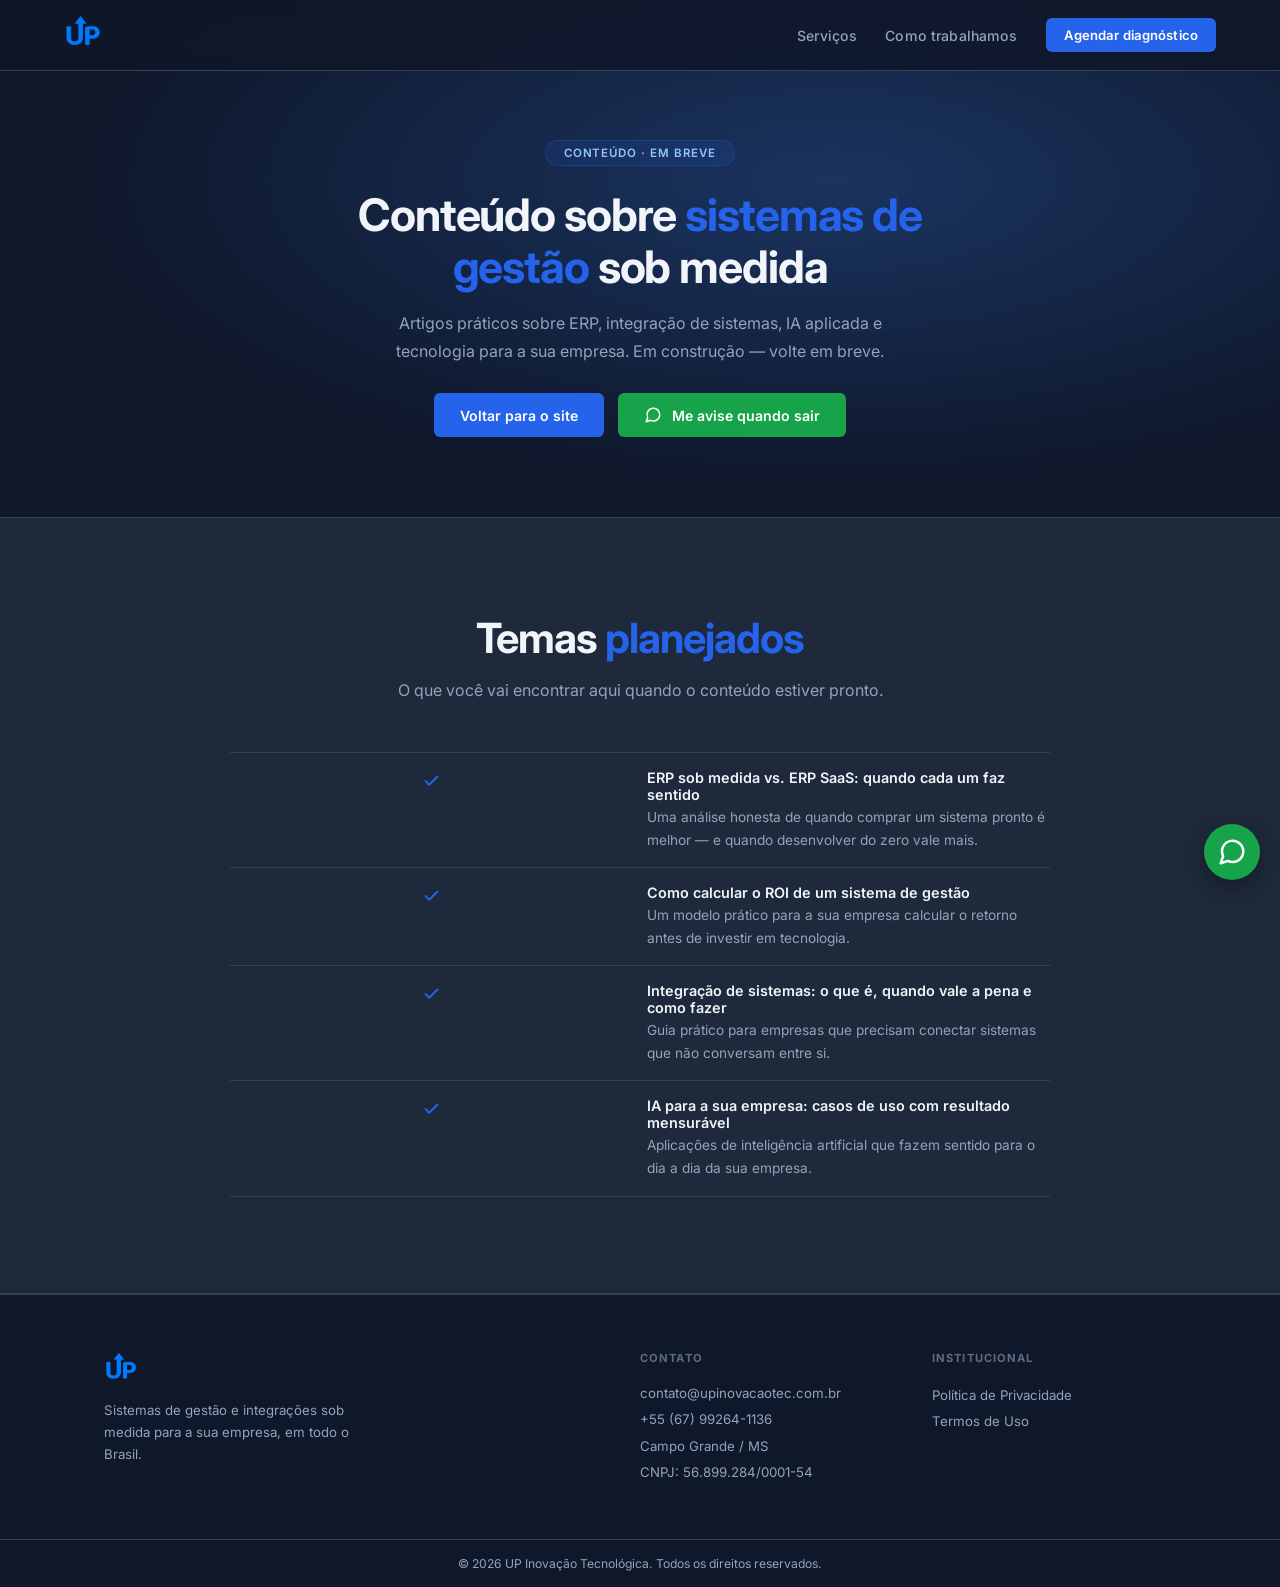
<file: conteudo/index.html>
<!DOCTYPE html>
<html lang="pt-br">
<head>
    <meta charset="UTF-8">
    <meta name="viewport" content="width=device-width, initial-scale=1.0">
    <title>Conteúdo sobre ERP e gestão sob medida — UP Inovação Tecnológica</title>
    <meta name="description" content="Artigos sobre sistemas de gestão, ERP sob medida e tecnologia para a sua empresa.">
    <link rel="canonical" href="https://www.upinovacaotec.com.br/conteudo/">
    <link rel="icon" type="image/png" href="../images/up-logo2.png">
    <!-- Open Graph -->
    <meta property="og:type" content="website">
    <meta property="og:site_name" content="UP Inovação Tecnológica">
    <meta property="og:title" content="Conteúdo sobre ERP e gestão sob medida — UP Inovação Tecnológica">
    <meta property="og:description" content="Artigos sobre sistemas de gestão, ERP sob medida e tecnologia para a sua empresa.">
    <meta property="og:url" content="https://www.upinovacaotec.com.br/conteudo/">
    <meta property="og:image" content="https://www.upinovacaotec.com.br/images/up-logo2.png">
    <link rel="preconnect" href="https://fonts.googleapis.com">
    <link rel="preconnect" href="https://fonts.gstatic.com" crossorigin>
    <link href="https://fonts.googleapis.com/css2?family=Inter:wght@400;500;600;700&display=swap" rel="stylesheet">
    <link rel="stylesheet" href="../styles.css">
</head>
<body>

    <header class="header">
        <a href="../index.html">
            <img src="../images/up-logo2.png" alt="Logo UP Inovação Tecnológica" class="logo">
        </a>
        <nav class="nav-menu">
            <a href="../index.html#servicos">Serviços</a>
            <a href="../index.html#processo">Como trabalhamos</a>
            <a href="https://wa.me/5567992641136?text=Ol%C3%A1%2C+vim+pelo+site+da+UP+e+gostaria+de+agendar+um+diagn%C3%B3stico+gratuito" class="nav-cta" target="_blank" rel="noopener noreferrer">Agendar diagnóstico</a>
        </nav>
    </header>

    <section class="page-hero">
        <span class="hero-badge">Conteúdo · Em breve</span>
        <h1>Conteúdo sobre <span class="highlight">sistemas de gestão</span> sob medida</h1>
        <p>Artigos práticos sobre ERP, integração de sistemas, IA aplicada e tecnologia para a sua empresa. Em construção — volte em breve.</p>
        <div class="page-hero-ctas">
            <a href="../index.html" class="cta-button">Voltar para o site</a>
            <a href="https://wa.me/5567992641136?text=Ol%C3%A1%2C+vim+pelo+site+da+UP+e+gostaria+de+receber+os+conte%C3%BAdos+quando+estiverem+prontos" class="cta-button-whatsapp" target="_blank" rel="noopener noreferrer">
                <svg viewBox="0 0 24 24" fill="none" stroke="currentColor" stroke-width="2" stroke-linecap="round" stroke-linejoin="round" aria-hidden="true"><path d="m3 21 1.9-5.7a8.5 8.5 0 1 1 3.8 3.8z"/></svg>
                Me avise quando sair
            </a>
        </div>
    </section>

    <!-- TEMAS PLANEJADOS -->
    <section class="section section-alt">
        <div class="container">
            <div class="section-header">
                <h2>Temas <span class="highlight">planejados</span></h2>
                <p>O que você vai encontrar aqui quando o conteúdo estiver pronto.</p>
            </div>
            <ul class="feature-list">
                <li class="feature-item">
                    <div class="feature-check" aria-hidden="true"><svg viewBox="0 0 24 24" fill="none" stroke="currentColor" stroke-width="2.5" stroke-linecap="round" stroke-linejoin="round"><polyline points="20 6 9 17 4 12"/></svg></div>
                    <div>
                        <strong>ERP sob medida vs. ERP SaaS: quando cada um faz sentido</strong>
                        <p>Uma análise honesta de quando comprar um sistema pronto é melhor — e quando desenvolver do zero vale mais.</p>
                    </div>
                </li>
                <li class="feature-item">
                    <div class="feature-check" aria-hidden="true"><svg viewBox="0 0 24 24" fill="none" stroke="currentColor" stroke-width="2.5" stroke-linecap="round" stroke-linejoin="round"><polyline points="20 6 9 17 4 12"/></svg></div>
                    <div>
                        <strong>Como calcular o ROI de um sistema de gestão</strong>
                        <p>Um modelo prático para a sua empresa calcular o retorno antes de investir em tecnologia.</p>
                    </div>
                </li>
                <li class="feature-item">
                    <div class="feature-check" aria-hidden="true"><svg viewBox="0 0 24 24" fill="none" stroke="currentColor" stroke-width="2.5" stroke-linecap="round" stroke-linejoin="round"><polyline points="20 6 9 17 4 12"/></svg></div>
                    <div>
                        <strong>Integração de sistemas: o que é, quando vale a pena e como fazer</strong>
                        <p>Guia prático para empresas que precisam conectar sistemas que não conversam entre si.</p>
                    </div>
                </li>
                <li class="feature-item">
                    <div class="feature-check" aria-hidden="true"><svg viewBox="0 0 24 24" fill="none" stroke="currentColor" stroke-width="2.5" stroke-linecap="round" stroke-linejoin="round"><polyline points="20 6 9 17 4 12"/></svg></div>
                    <div>
                        <strong>IA para a sua empresa: casos de uso com resultado mensurável</strong>
                        <p>Aplicações de inteligência artificial que fazem sentido para o dia a dia da sua empresa.</p>
                    </div>
                </li>
            </ul>
        </div>
    </section>

    <footer class="footer">
        <div class="footer-inner">
            <div class="footer-brand">
                <img src="../images/up-logo2.png" alt="UP Inovação Tecnológica" class="footer-logo">
                <p>Sistemas de gestão e integrações sob medida para a sua empresa, em todo o Brasil.</p>
            </div>
            <div class="footer-info">
                <span class="footer-label">Contato</span>
                <a href="mailto:contato@upinovacaotec.com.br">contato@upinovacaotec.com.br</a>
                <a href="https://wa.me/5567992641136" target="_blank" rel="noopener noreferrer">+55 (67) 99264-1136</a>
                <address>Campo Grande / MS</address>
                <p>CNPJ: 56.899.284/0001-54</p>
            </div>
            <nav class="footer-nav" aria-label="Links institucionais">
                <span class="footer-label">Institucional</span>
                <a href="../privacidade.html">Política de Privacidade</a>
                <a href="../termos.html">Termos de Uso</a>
            </nav>
        </div>
        <div class="footer-bottom">
            <p>&copy; 2026 UP Inovação Tecnológica. Todos os direitos reservados.</p>
        </div>
    </footer>

    <script src="../scripts/components.js"></script>
</body>
</html>
</file>
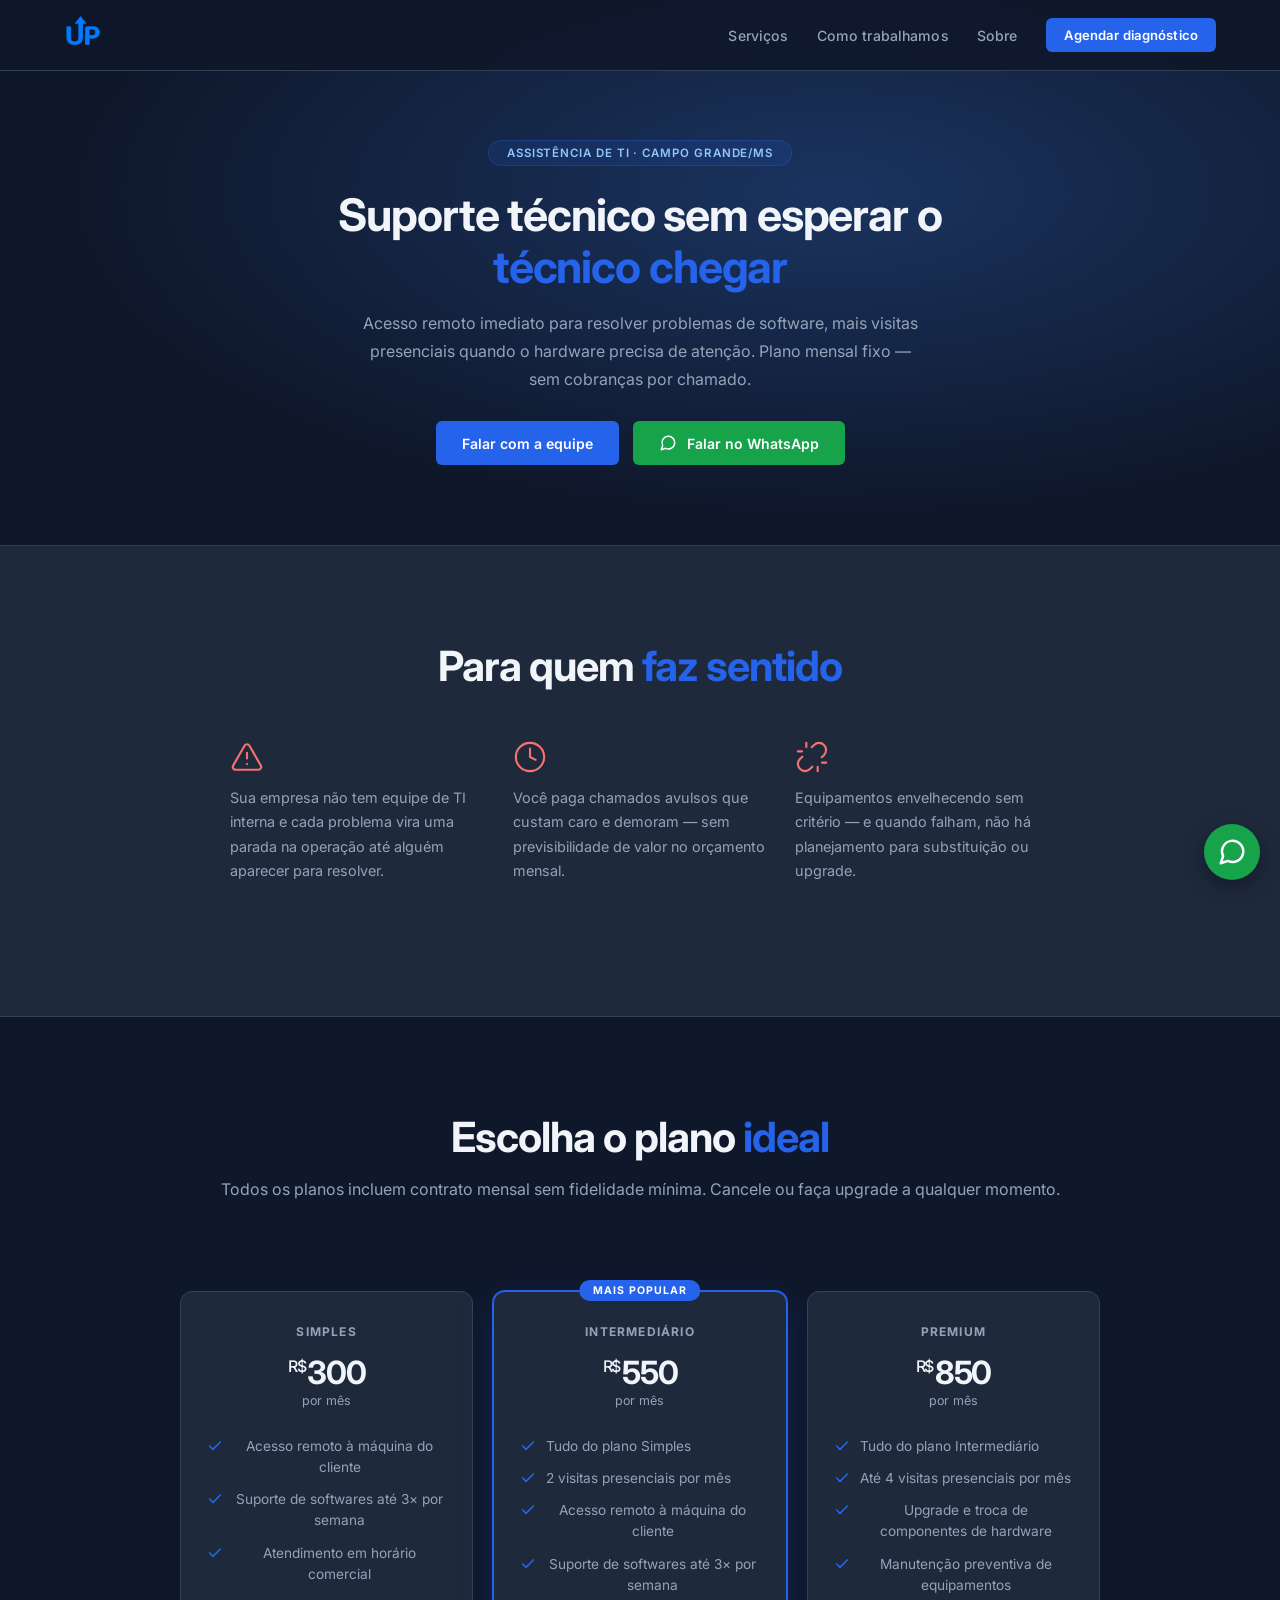
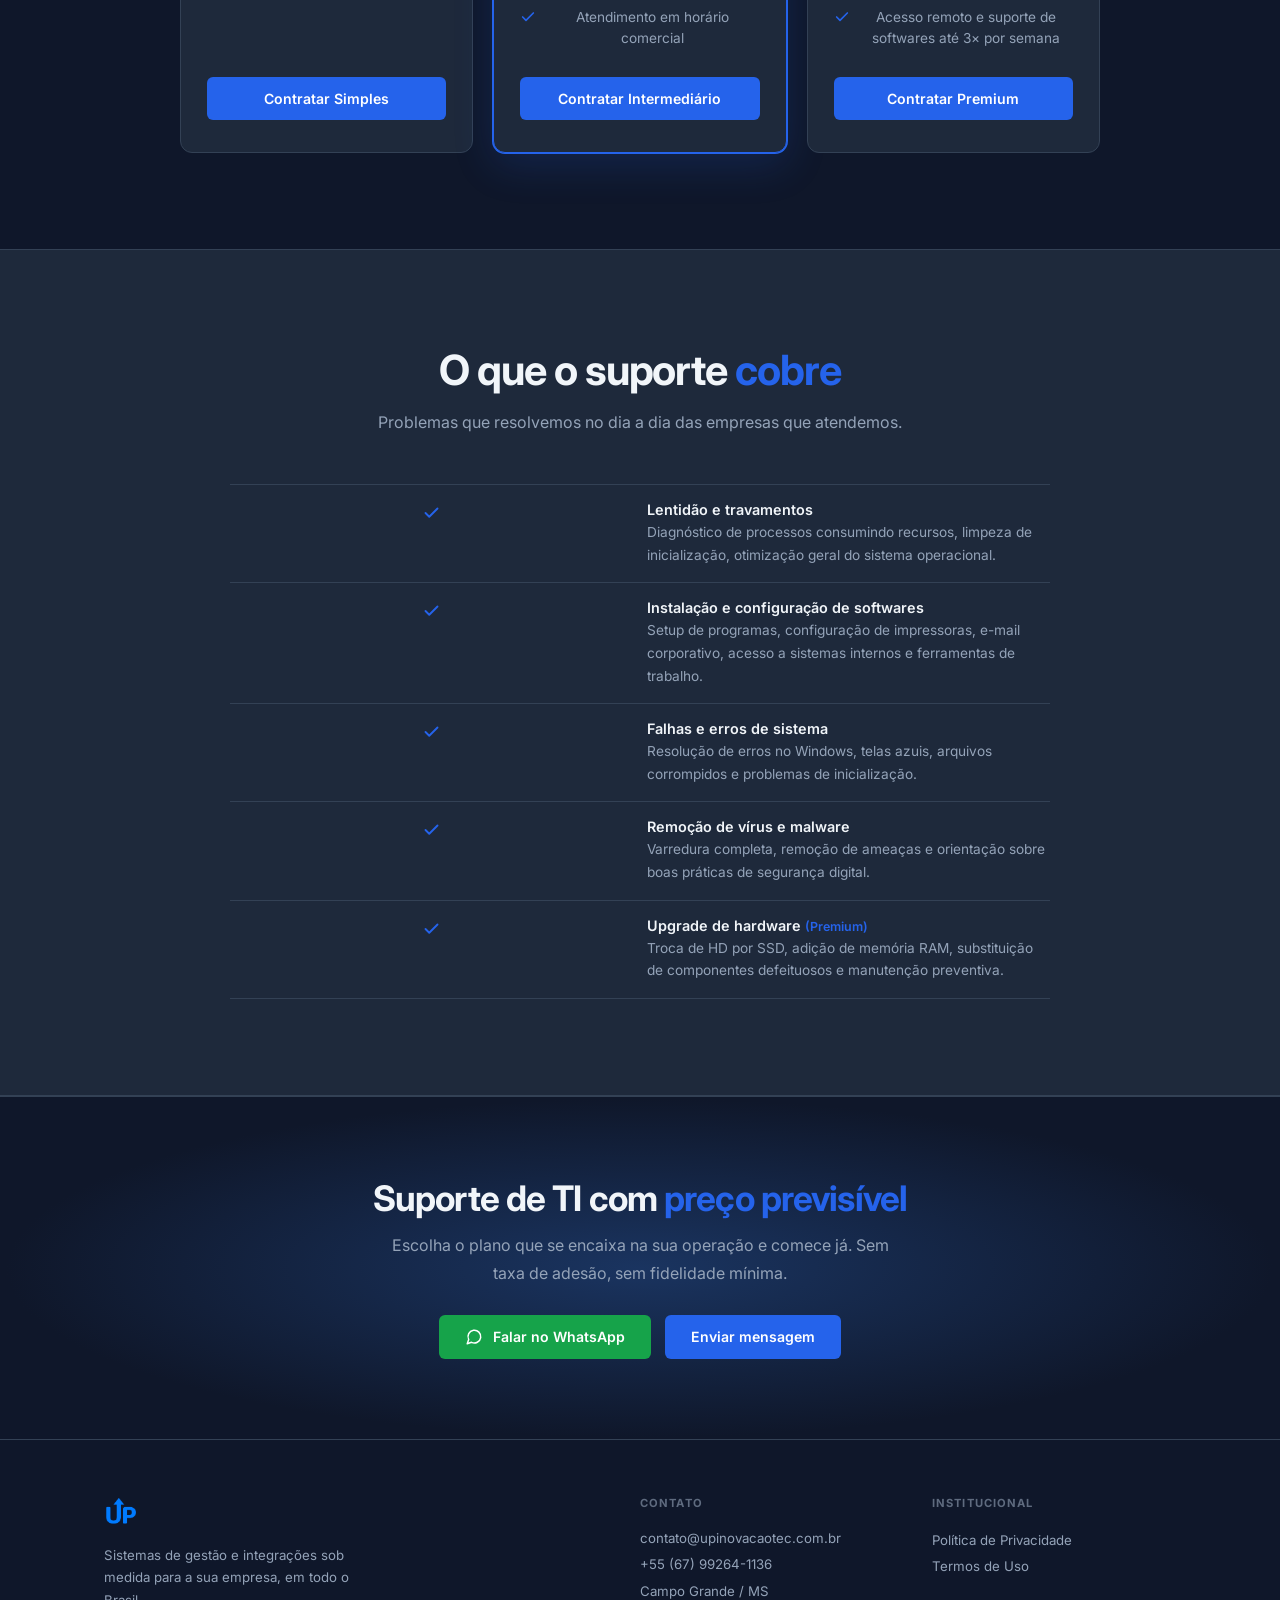
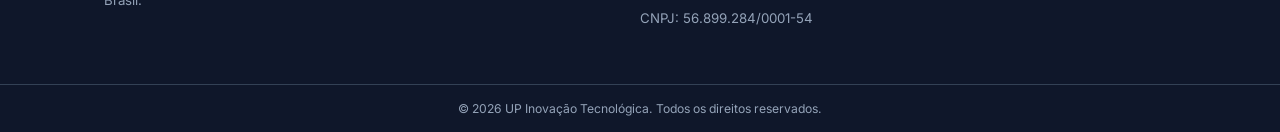
<file: assistencia-ti-remota.html>
<!DOCTYPE html>
<html lang="pt-br">
<head>
    <meta charset="UTF-8">
    <meta name="viewport" content="width=device-width, initial-scale=1.0">
    <title>Assistência de TI Remota — Planos mensais fixos · UP Inovação Tecnológica</title>
    <meta name="description" content="Suporte técnico remoto para softwares e hardware com planos mensais fixos. Simples, Intermediário e Premium. Time local em Campo Grande/MS.">
    <link rel="canonical" href="https://www.upinovacaotec.com.br/assistencia-ti-remota.html">
    <link rel="icon" type="image/png" href="images/up-logo2.png">
    <!-- Open Graph -->
    <meta property="og:type" content="website">
    <meta property="og:site_name" content="UP Inovação Tecnológica">
    <meta property="og:title" content="Assistência de TI Remota — Planos mensais fixos · UP Inovação Tecnológica">
    <meta property="og:description" content="Suporte técnico remoto para softwares e hardware com planos mensais fixos. Simples, Intermediário e Premium. Time local em Campo Grande/MS.">
    <meta property="og:url" content="https://www.upinovacaotec.com.br/assistencia-ti-remota.html">
    <meta property="og:image" content="https://www.upinovacaotec.com.br/images/up-logo2.png">
    <link rel="preconnect" href="https://fonts.googleapis.com">
    <link rel="preconnect" href="https://fonts.gstatic.com" crossorigin>
    <link href="https://fonts.googleapis.com/css2?family=Inter:wght@400;500;600;700&display=swap" rel="stylesheet">
    <link rel="stylesheet" href="styles.css">
</head>
<body>

    <div id="site-header"></div>

    <!-- HERO -->
    <section class="page-hero">
        <span class="hero-badge">Assistência de TI · Campo Grande/MS</span>
        <h1>Suporte técnico sem esperar o <span class="highlight">técnico chegar</span></h1>
        <p>Acesso remoto imediato para resolver problemas de software, mais visitas presenciais quando o hardware precisa de atenção. Plano mensal fixo — sem cobranças por chamado.</p>
        <div class="page-hero-ctas">
            <a href="https://wa.me/5567992641136?text=Ol%C3%A1%2C+vim+pelo+site+da+UP+e+gostaria+de+falar+com+a+equipe" class="cta-button" target="_blank" rel="noopener noreferrer">Falar com a equipe</a>
            <a href="https://wa.me/5567992641136?text=Ol%C3%A1%2C+vim+pelo+site+da+UP+e+gostaria+de+saber+mais+sobre+assist%C3%AAncia+de+TI+remota" class="cta-button-whatsapp" target="_blank" rel="noopener noreferrer">
                <svg viewBox="0 0 24 24" fill="none" stroke="currentColor" stroke-width="2" stroke-linecap="round" stroke-linejoin="round" aria-hidden="true"><path d="m3 21 1.9-5.7a8.5 8.5 0 1 1 3.8 3.8z"/></svg>
                Falar no WhatsApp
            </a>
        </div>
    </section>

    <!-- PARA QUEM FAZ SENTIDO -->
    <section class="section section-alt">
        <div class="container">
            <div class="section-header">
                <h2>Para quem <span class="highlight">faz sentido</span></h2>
            </div>
            <div class="pain-points">
                <div class="pain-item">
                    <div class="pain-icon" aria-hidden="true">
                        <svg viewBox="0 0 24 24" fill="none" stroke="currentColor" stroke-width="1.5" stroke-linecap="round" stroke-linejoin="round"><path d="m21.73 18-8-14a2 2 0 0 0-3.48 0l-8 14A2 2 0 0 0 4 21h16a2 2 0 0 0 1.73-3Z"/><line x1="12" y1="9" x2="12" y2="13"/><line x1="12" y1="17" x2="12.01" y2="17"/></svg>
                    </div>
                    <p>Sua empresa não tem equipe de TI interna e cada problema vira uma parada na operação até alguém aparecer para resolver.</p>
                </div>
                <div class="pain-item">
                    <div class="pain-icon" aria-hidden="true">
                        <svg viewBox="0 0 24 24" fill="none" stroke="currentColor" stroke-width="1.5" stroke-linecap="round" stroke-linejoin="round"><circle cx="12" cy="12" r="10"/><polyline points="12 6 12 12 16 14"/></svg>
                    </div>
                    <p>Você paga chamados avulsos que custam caro e demoram — sem previsibilidade de valor no orçamento mensal.</p>
                </div>
                <div class="pain-item">
                    <div class="pain-icon" aria-hidden="true">
                        <svg viewBox="0 0 24 24" fill="none" stroke="currentColor" stroke-width="1.5" stroke-linecap="round" stroke-linejoin="round"><path d="m18.84 12.25 1.72-1.71h-.02a5.004 5.004 0 0 0-.12-7.07 5.006 5.006 0 0 0-6.95 0l-1.72 1.71"/><path d="m5.17 11.75-1.71 1.71a5.004 5.004 0 0 0 .12 7.07 5.006 5.006 0 0 0 6.95 0l1.71-1.71"/><line x1="8" y1="2" x2="8" y2="5"/><line x1="2" y1="8" x2="5" y2="8"/><line x1="16" y1="19" x2="16" y2="22"/><line x1="19" y1="16" x2="22" y2="16"/></svg>
                    </div>
                    <p>Equipamentos envelhecendo sem critério — e quando falham, não há planejamento para substituição ou upgrade.</p>
                </div>
            </div>
        </div>
    </section>

    <!-- PLANOS -->
    <section class="section">
        <div class="section-header">
            <h2>Escolha o plano <span class="highlight">ideal</span></h2>
            <p>Todos os planos incluem contrato mensal sem fidelidade mínima. Cancele ou faça upgrade a qualquer momento.</p>
        </div>
        <div class="pricing-grid">

            <!-- SIMPLES -->
            <div class="pricing-card">
                <p class="pricing-name">Simples</p>
                <p class="pricing-price"><span class="pricing-price-prefix">R$</span>300</p>
                <p class="pricing-period">por mês</p>
                <ul class="pricing-features">
                    <li class="pricing-feature">
                        <span class="pricing-feature-icon" aria-hidden="true">
                            <svg viewBox="0 0 24 24" fill="none" stroke="currentColor" stroke-width="2.5" stroke-linecap="round" stroke-linejoin="round"><polyline points="20 6 9 17 4 12"/></svg>
                        </span>
                        Acesso remoto à máquina do cliente
                    </li>
                    <li class="pricing-feature">
                        <span class="pricing-feature-icon" aria-hidden="true">
                            <svg viewBox="0 0 24 24" fill="none" stroke="currentColor" stroke-width="2.5" stroke-linecap="round" stroke-linejoin="round"><polyline points="20 6 9 17 4 12"/></svg>
                        </span>
                        Suporte de softwares até 3× por semana
                    </li>
                    <li class="pricing-feature">
                        <span class="pricing-feature-icon" aria-hidden="true">
                            <svg viewBox="0 0 24 24" fill="none" stroke="currentColor" stroke-width="2.5" stroke-linecap="round" stroke-linejoin="round"><polyline points="20 6 9 17 4 12"/></svg>
                        </span>
                        Atendimento em horário comercial
                    </li>
                </ul>
                <a href="https://wa.me/5567992641136?text=Ol%C3%A1%2C+gostaria+de+contratar+o+plano+Simples+de+assist%C3%AAncia+de+TI+remota" class="cta-button" style="justify-content:center;" target="_blank" rel="noopener noreferrer">Contratar Simples</a>
            </div>

            <!-- INTERMEDIÁRIO -->
            <div class="pricing-card pricing-card--destaque">
                <span class="pricing-badge">Mais popular</span>
                <p class="pricing-name">Intermediário</p>
                <p class="pricing-price"><span class="pricing-price-prefix">R$</span>550</p>
                <p class="pricing-period">por mês</p>
                <ul class="pricing-features">
                    <li class="pricing-feature">
                        <span class="pricing-feature-icon" aria-hidden="true">
                            <svg viewBox="0 0 24 24" fill="none" stroke="currentColor" stroke-width="2.5" stroke-linecap="round" stroke-linejoin="round"><polyline points="20 6 9 17 4 12"/></svg>
                        </span>
                        Tudo do plano Simples
                    </li>
                    <li class="pricing-feature">
                        <span class="pricing-feature-icon" aria-hidden="true">
                            <svg viewBox="0 0 24 24" fill="none" stroke="currentColor" stroke-width="2.5" stroke-linecap="round" stroke-linejoin="round"><polyline points="20 6 9 17 4 12"/></svg>
                        </span>
                        2 visitas presenciais por mês
                    </li>
                    <li class="pricing-feature">
                        <span class="pricing-feature-icon" aria-hidden="true">
                            <svg viewBox="0 0 24 24" fill="none" stroke="currentColor" stroke-width="2.5" stroke-linecap="round" stroke-linejoin="round"><polyline points="20 6 9 17 4 12"/></svg>
                        </span>
                        Acesso remoto à máquina do cliente
                    </li>
                    <li class="pricing-feature">
                        <span class="pricing-feature-icon" aria-hidden="true">
                            <svg viewBox="0 0 24 24" fill="none" stroke="currentColor" stroke-width="2.5" stroke-linecap="round" stroke-linejoin="round"><polyline points="20 6 9 17 4 12"/></svg>
                        </span>
                        Suporte de softwares até 3× por semana
                    </li>
                    <li class="pricing-feature">
                        <span class="pricing-feature-icon" aria-hidden="true">
                            <svg viewBox="0 0 24 24" fill="none" stroke="currentColor" stroke-width="2.5" stroke-linecap="round" stroke-linejoin="round"><polyline points="20 6 9 17 4 12"/></svg>
                        </span>
                        Atendimento em horário comercial
                    </li>
                </ul>
                <a href="https://wa.me/5567992641136?text=Ol%C3%A1%2C+gostaria+de+contratar+o+plano+Intermedi%C3%A1rio+de+assist%C3%AAncia+de+TI+remota" class="cta-button" style="justify-content:center;" target="_blank" rel="noopener noreferrer">Contratar Intermediário</a>
            </div>

            <!-- PREMIUM -->
            <div class="pricing-card">
                <p class="pricing-name">Premium</p>
                <p class="pricing-price"><span class="pricing-price-prefix">R$</span>850</p>
                <p class="pricing-period">por mês</p>
                <ul class="pricing-features">
                    <li class="pricing-feature">
                        <span class="pricing-feature-icon" aria-hidden="true">
                            <svg viewBox="0 0 24 24" fill="none" stroke="currentColor" stroke-width="2.5" stroke-linecap="round" stroke-linejoin="round"><polyline points="20 6 9 17 4 12"/></svg>
                        </span>
                        Tudo do plano Intermediário
                    </li>
                    <li class="pricing-feature">
                        <span class="pricing-feature-icon" aria-hidden="true">
                            <svg viewBox="0 0 24 24" fill="none" stroke="currentColor" stroke-width="2.5" stroke-linecap="round" stroke-linejoin="round"><polyline points="20 6 9 17 4 12"/></svg>
                        </span>
                        Até 4 visitas presenciais por mês
                    </li>
                    <li class="pricing-feature">
                        <span class="pricing-feature-icon" aria-hidden="true">
                            <svg viewBox="0 0 24 24" fill="none" stroke="currentColor" stroke-width="2.5" stroke-linecap="round" stroke-linejoin="round"><polyline points="20 6 9 17 4 12"/></svg>
                        </span>
                        Upgrade e troca de componentes de hardware
                    </li>
                    <li class="pricing-feature">
                        <span class="pricing-feature-icon" aria-hidden="true">
                            <svg viewBox="0 0 24 24" fill="none" stroke="currentColor" stroke-width="2.5" stroke-linecap="round" stroke-linejoin="round"><polyline points="20 6 9 17 4 12"/></svg>
                        </span>
                        Manutenção preventiva de equipamentos
                    </li>
                    <li class="pricing-feature">
                        <span class="pricing-feature-icon" aria-hidden="true">
                            <svg viewBox="0 0 24 24" fill="none" stroke="currentColor" stroke-width="2.5" stroke-linecap="round" stroke-linejoin="round"><polyline points="20 6 9 17 4 12"/></svg>
                        </span>
                        Acesso remoto e suporte de softwares até 3× por semana
                    </li>
                </ul>
                <a href="https://wa.me/5567992641136?text=Ol%C3%A1%2C+gostaria+de+contratar+o+plano+Premium+de+assist%C3%AAncia+de+TI+remota" class="cta-button" style="justify-content:center;" target="_blank" rel="noopener noreferrer">Contratar Premium</a>
            </div>

        </div>
    </section>

    <!-- O QUE ESTÁ INCLUÍDO -->
    <section class="section section-alt">
        <div class="container">
            <div class="section-header">
                <h2>O que o suporte <span class="highlight">cobre</span></h2>
                <p>Problemas que resolvemos no dia a dia das empresas que atendemos.</p>
            </div>
            <ul class="feature-list">
                <li class="feature-item">
                    <div class="feature-check" aria-hidden="true"><svg viewBox="0 0 24 24" fill="none" stroke="currentColor" stroke-width="2.5" stroke-linecap="round" stroke-linejoin="round"><polyline points="20 6 9 17 4 12"/></svg></div>
                    <div>
                        <strong>Lentidão e travamentos</strong>
                        <p>Diagnóstico de processos consumindo recursos, limpeza de inicialização, otimização geral do sistema operacional.</p>
                    </div>
                </li>
                <li class="feature-item">
                    <div class="feature-check" aria-hidden="true"><svg viewBox="0 0 24 24" fill="none" stroke="currentColor" stroke-width="2.5" stroke-linecap="round" stroke-linejoin="round"><polyline points="20 6 9 17 4 12"/></svg></div>
                    <div>
                        <strong>Instalação e configuração de softwares</strong>
                        <p>Setup de programas, configuração de impressoras, e-mail corporativo, acesso a sistemas internos e ferramentas de trabalho.</p>
                    </div>
                </li>
                <li class="feature-item">
                    <div class="feature-check" aria-hidden="true"><svg viewBox="0 0 24 24" fill="none" stroke="currentColor" stroke-width="2.5" stroke-linecap="round" stroke-linejoin="round"><polyline points="20 6 9 17 4 12"/></svg></div>
                    <div>
                        <strong>Falhas e erros de sistema</strong>
                        <p>Resolução de erros no Windows, telas azuis, arquivos corrompidos e problemas de inicialização.</p>
                    </div>
                </li>
                <li class="feature-item">
                    <div class="feature-check" aria-hidden="true"><svg viewBox="0 0 24 24" fill="none" stroke="currentColor" stroke-width="2.5" stroke-linecap="round" stroke-linejoin="round"><polyline points="20 6 9 17 4 12"/></svg></div>
                    <div>
                        <strong>Remoção de vírus e malware</strong>
                        <p>Varredura completa, remoção de ameaças e orientação sobre boas práticas de segurança digital.</p>
                    </div>
                </li>
                <li class="feature-item">
                    <div class="feature-check" aria-hidden="true"><svg viewBox="0 0 24 24" fill="none" stroke="currentColor" stroke-width="2.5" stroke-linecap="round" stroke-linejoin="round"><polyline points="20 6 9 17 4 12"/></svg></div>
                    <div>
                        <strong>Upgrade de hardware <span style="font-size:0.78rem;color:var(--cor-primaria);font-weight:600;">(Premium)</span></strong>
                        <p>Troca de HD por SSD, adição de memória RAM, substituição de componentes defeituosos e manutenção preventiva.</p>
                    </div>
                </li>
            </ul>
        </div>
    </section>

    <!-- CTA BOTTOM -->
    <section class="cta-section">
        <h2>Suporte de TI com <span class="highlight">preço previsível</span></h2>
        <p>Escolha o plano que se encaixa na sua operação e comece já. Sem taxa de adesão, sem fidelidade mínima.</p>
        <div class="cta-section-buttons">
            <a href="https://wa.me/5567992641136?text=Ol%C3%A1%2C+vim+pelo+site+da+UP+e+gostaria+de+contratar+assist%C3%AAncia+de+TI+remota" class="cta-button-whatsapp" target="_blank" rel="noopener noreferrer">
                <svg viewBox="0 0 24 24" fill="none" stroke="currentColor" stroke-width="2" stroke-linecap="round" stroke-linejoin="round" aria-hidden="true"><path d="m3 21 1.9-5.7a8.5 8.5 0 1 1 3.8 3.8z"/></svg>
                Falar no WhatsApp
            </a>
            <a href="https://wa.me/5567992641136?text=Ol%C3%A1%2C+vim+pelo+site+da+UP+e+gostaria+de+falar+com+a+equipe" class="cta-button" target="_blank" rel="noopener noreferrer">Enviar mensagem</a>
        </div>
    </section>

    <div id="site-footer"></div>

    <script src="scripts/components.js"></script>
</body>
</html>
</file>
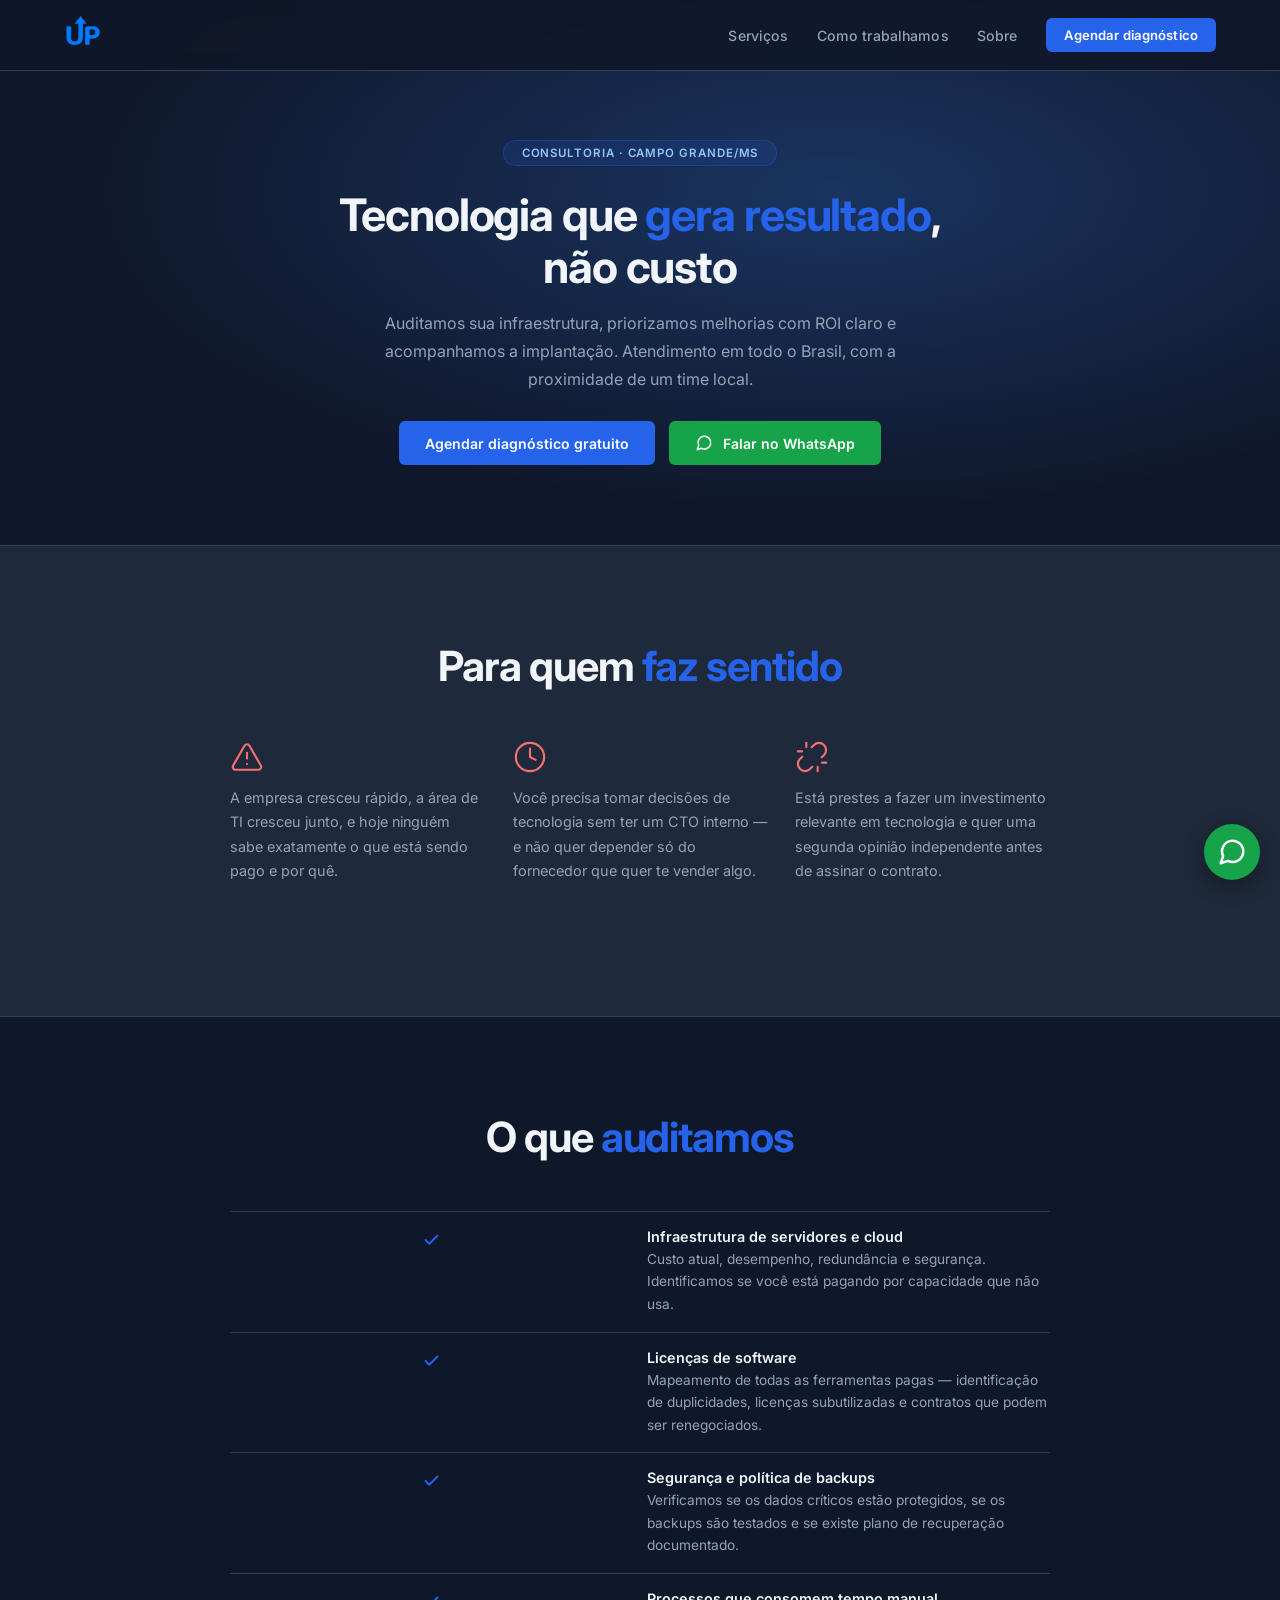
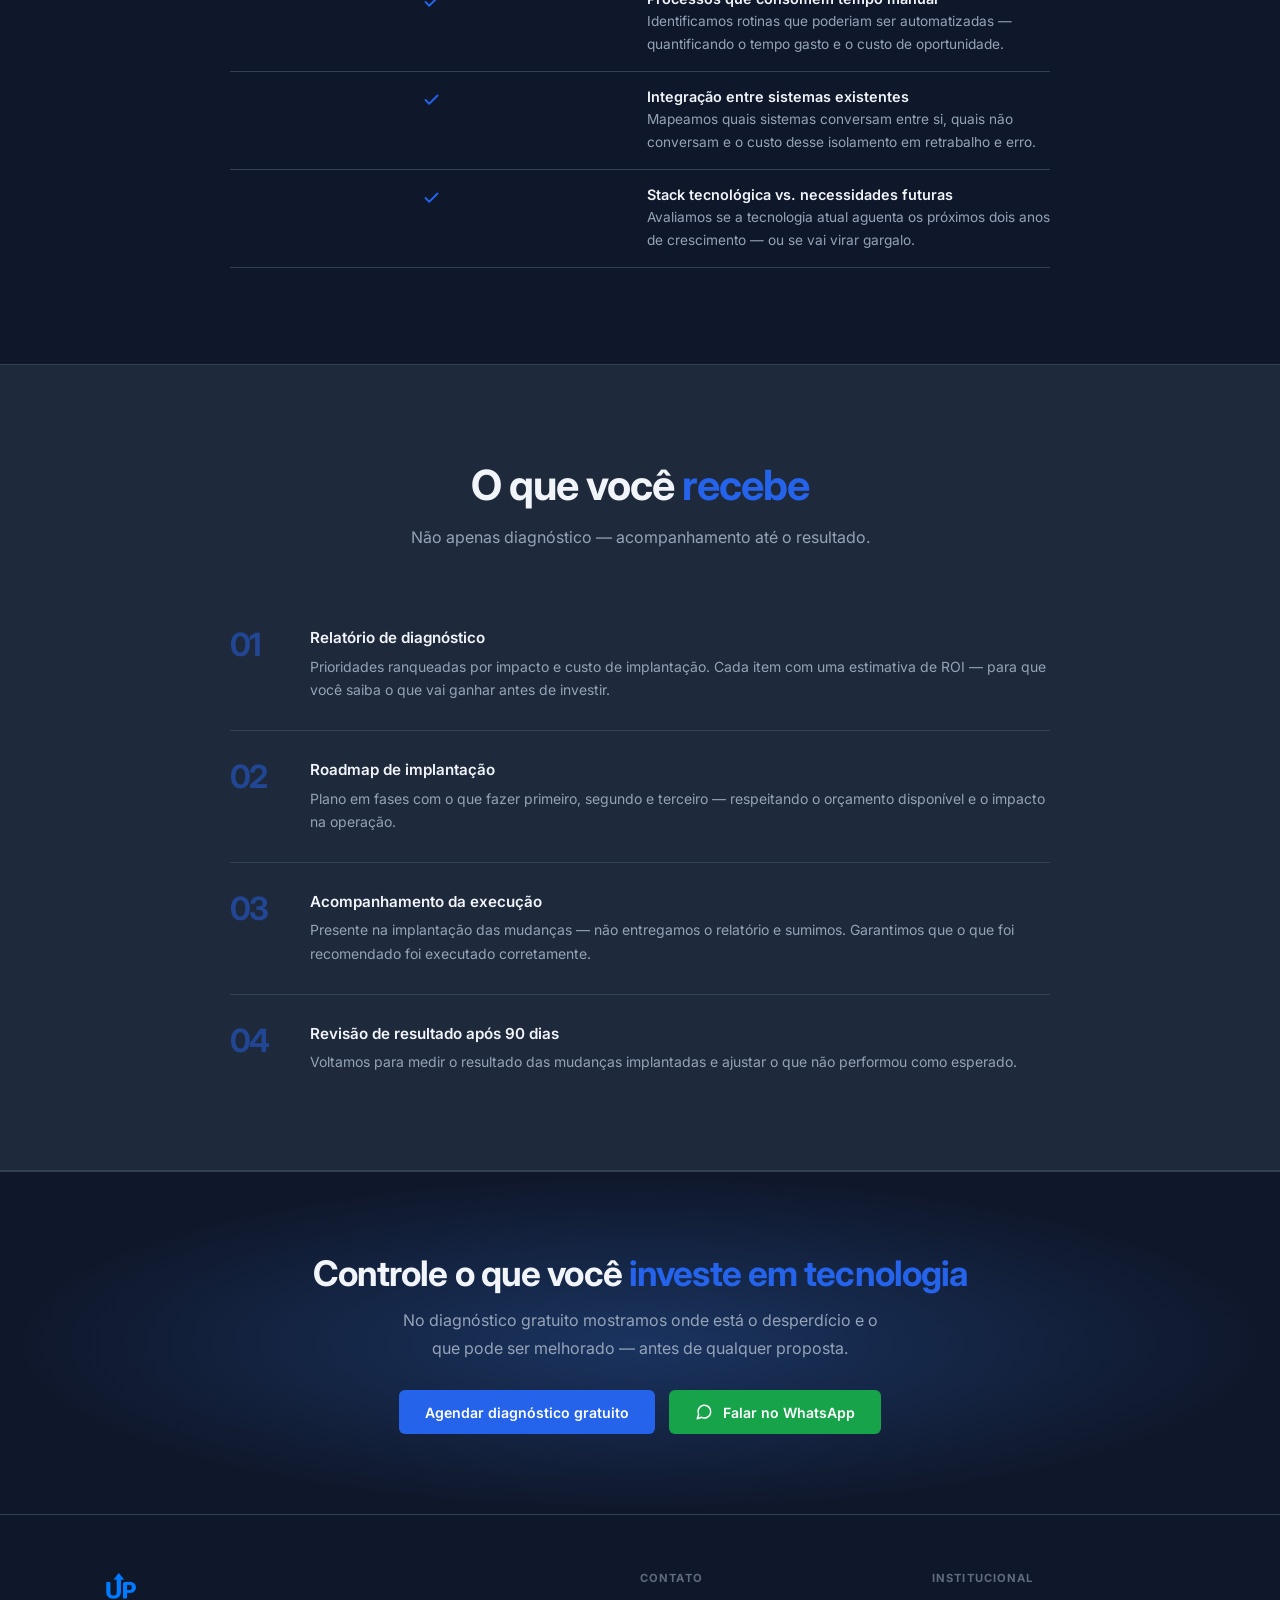
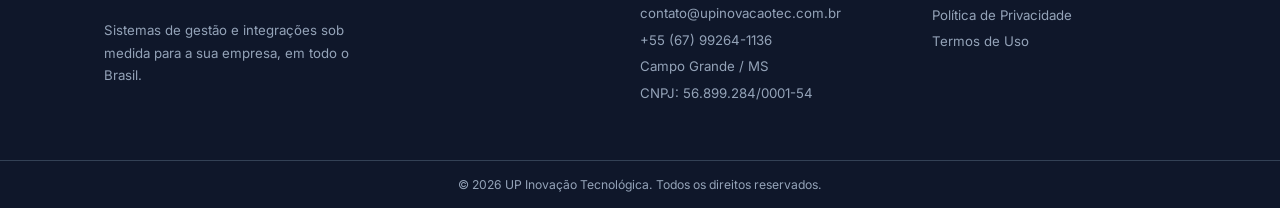
<file: consultoria-ti.html>
<!DOCTYPE html>
<html lang="pt-br">
<head>
    <meta charset="UTF-8">
    <meta name="viewport" content="width=device-width, initial-scale=1.0">
    <title>Consultoria em TI para a sua empresa — UP Inovação Tecnológica</title>
    <meta name="description" content="Auditoria de infraestrutura, priorização de melhorias com ROI claro e acompanhamento da implantação. Time local em Campo Grande/MS.">
    <link rel="canonical" href="https://www.upinovacaotec.com.br/consultoria-ti.html">
    <link rel="icon" type="image/png" href="images/up-logo2.png">
    <!-- Open Graph -->
    <meta property="og:type" content="website">
    <meta property="og:site_name" content="UP Inovação Tecnológica">
    <meta property="og:title" content="Consultoria em TI para a sua empresa — UP Inovação Tecnológica">
    <meta property="og:description" content="Auditoria de infraestrutura, priorização de melhorias com ROI claro e acompanhamento da implantação. Time local em Campo Grande/MS.">
    <meta property="og:url" content="https://www.upinovacaotec.com.br/consultoria-ti.html">
    <meta property="og:image" content="https://www.upinovacaotec.com.br/images/up-logo2.png">
    <link rel="preconnect" href="https://fonts.googleapis.com">
    <link rel="preconnect" href="https://fonts.gstatic.com" crossorigin>
    <link href="https://fonts.googleapis.com/css2?family=Inter:wght@400;500;600;700&display=swap" rel="stylesheet">
    <link rel="stylesheet" href="styles.css">
</head>
<body>

    <div id="site-header"></div>

    <!-- HERO -->
    <section class="page-hero">
        <span class="hero-badge">Consultoria · Campo Grande/MS</span>
        <h1>Tecnologia que <span class="highlight">gera resultado</span>, não custo</h1>
        <p>Auditamos sua infraestrutura, priorizamos melhorias com ROI claro e acompanhamos a implantação. Atendimento em todo o Brasil, com a proximidade de um time local.</p>
        <div class="page-hero-ctas">
            <a href="https://wa.me/5567992641136?text=Ol%C3%A1%2C+vim+pelo+site+da+UP+e+gostaria+de+agendar+um+diagn%C3%B3stico+gratuito" class="cta-button" target="_blank" rel="noopener noreferrer">Agendar diagnóstico gratuito</a>
            <a href="https://wa.me/5567992641136?text=Ol%C3%A1%2C+vim+pelo+site+da+UP+e+gostaria+de+saber+mais+sobre+consultoria+em+TI" class="cta-button-whatsapp" target="_blank" rel="noopener noreferrer">
                <svg viewBox="0 0 24 24" fill="none" stroke="currentColor" stroke-width="2" stroke-linecap="round" stroke-linejoin="round" aria-hidden="true"><path d="m3 21 1.9-5.7a8.5 8.5 0 1 1 3.8 3.8z"/></svg>
                Falar no WhatsApp
            </a>
        </div>
    </section>

    <!-- PARA QUEM É -->
    <section class="section section-alt">
        <div class="container">
            <div class="section-header">
                <h2>Para quem <span class="highlight">faz sentido</span></h2>
            </div>
            <div class="pain-points">
                <div class="pain-item">
                    <div class="pain-icon" aria-hidden="true">
                        <svg viewBox="0 0 24 24" fill="none" stroke="currentColor" stroke-width="1.5" stroke-linecap="round" stroke-linejoin="round"><path d="m21.73 18-8-14a2 2 0 0 0-3.48 0l-8 14A2 2 0 0 0 4 21h16a2 2 0 0 0 1.73-3Z"/><line x1="12" y1="9" x2="12" y2="13"/><line x1="12" y1="17" x2="12.01" y2="17"/></svg>
                    </div>
                    <p>A empresa cresceu rápido, a área de TI cresceu junto, e hoje ninguém sabe exatamente o que está sendo pago e por quê.</p>
                </div>
                <div class="pain-item">
                    <div class="pain-icon" aria-hidden="true">
                        <svg viewBox="0 0 24 24" fill="none" stroke="currentColor" stroke-width="1.5" stroke-linecap="round" stroke-linejoin="round"><circle cx="12" cy="12" r="10"/><polyline points="12 6 12 12 16 14"/></svg>
                    </div>
                    <p>Você precisa tomar decisões de tecnologia sem ter um CTO interno — e não quer depender só do fornecedor que quer te vender algo.</p>
                </div>
                <div class="pain-item">
                    <div class="pain-icon" aria-hidden="true">
                        <svg viewBox="0 0 24 24" fill="none" stroke="currentColor" stroke-width="1.5" stroke-linecap="round" stroke-linejoin="round"><path d="m18.84 12.25 1.72-1.71h-.02a5.004 5.004 0 0 0-.12-7.07 5.006 5.006 0 0 0-6.95 0l-1.72 1.71"/><path d="m5.17 11.75-1.71 1.71a5.004 5.004 0 0 0 .12 7.07 5.006 5.006 0 0 0 6.95 0l1.71-1.71"/><line x1="8" y1="2" x2="8" y2="5"/><line x1="2" y1="8" x2="5" y2="8"/><line x1="16" y1="19" x2="16" y2="22"/><line x1="19" y1="16" x2="22" y2="16"/></svg>
                    </div>
                    <p>Está prestes a fazer um investimento relevante em tecnologia e quer uma segunda opinião independente antes de assinar o contrato.</p>
                </div>
            </div>
        </div>
    </section>

    <!-- O QUE AUDITAMOS -->
    <section class="section">
        <div class="container">
            <div class="section-header">
                <h2>O que <span class="highlight">auditamos</span></h2>
            </div>
            <ul class="feature-list">
                <li class="feature-item">
                    <div class="feature-check" aria-hidden="true"><svg viewBox="0 0 24 24" fill="none" stroke="currentColor" stroke-width="2.5" stroke-linecap="round" stroke-linejoin="round"><polyline points="20 6 9 17 4 12"/></svg></div>
                    <div>
                        <strong>Infraestrutura de servidores e cloud</strong>
                        <p>Custo atual, desempenho, redundância e segurança. Identificamos se você está pagando por capacidade que não usa.</p>
                    </div>
                </li>
                <li class="feature-item">
                    <div class="feature-check" aria-hidden="true"><svg viewBox="0 0 24 24" fill="none" stroke="currentColor" stroke-width="2.5" stroke-linecap="round" stroke-linejoin="round"><polyline points="20 6 9 17 4 12"/></svg></div>
                    <div>
                        <strong>Licenças de software</strong>
                        <p>Mapeamento de todas as ferramentas pagas — identificação de duplicidades, licenças subutilizadas e contratos que podem ser renegociados.</p>
                    </div>
                </li>
                <li class="feature-item">
                    <div class="feature-check" aria-hidden="true"><svg viewBox="0 0 24 24" fill="none" stroke="currentColor" stroke-width="2.5" stroke-linecap="round" stroke-linejoin="round"><polyline points="20 6 9 17 4 12"/></svg></div>
                    <div>
                        <strong>Segurança e política de backups</strong>
                        <p>Verificamos se os dados críticos estão protegidos, se os backups são testados e se existe plano de recuperação documentado.</p>
                    </div>
                </li>
                <li class="feature-item">
                    <div class="feature-check" aria-hidden="true"><svg viewBox="0 0 24 24" fill="none" stroke="currentColor" stroke-width="2.5" stroke-linecap="round" stroke-linejoin="round"><polyline points="20 6 9 17 4 12"/></svg></div>
                    <div>
                        <strong>Processos que consomem tempo manual</strong>
                        <p>Identificamos rotinas que poderiam ser automatizadas — quantificando o tempo gasto e o custo de oportunidade.</p>
                    </div>
                </li>
                <li class="feature-item">
                    <div class="feature-check" aria-hidden="true"><svg viewBox="0 0 24 24" fill="none" stroke="currentColor" stroke-width="2.5" stroke-linecap="round" stroke-linejoin="round"><polyline points="20 6 9 17 4 12"/></svg></div>
                    <div>
                        <strong>Integração entre sistemas existentes</strong>
                        <p>Mapeamos quais sistemas conversam entre si, quais não conversam e o custo desse isolamento em retrabalho e erro.</p>
                    </div>
                </li>
                <li class="feature-item">
                    <div class="feature-check" aria-hidden="true"><svg viewBox="0 0 24 24" fill="none" stroke="currentColor" stroke-width="2.5" stroke-linecap="round" stroke-linejoin="round"><polyline points="20 6 9 17 4 12"/></svg></div>
                    <div>
                        <strong>Stack tecnológica vs. necessidades futuras</strong>
                        <p>Avaliamos se a tecnologia atual aguenta os próximos dois anos de crescimento — ou se vai virar gargalo.</p>
                    </div>
                </li>
            </ul>
        </div>
    </section>

    <!-- O QUE ENTREGAMOS -->
    <section class="section section-alt">
        <div class="container">
            <div class="section-header">
                <h2>O que você <span class="highlight">recebe</span></h2>
                <p>Não apenas diagnóstico — acompanhamento até o resultado.</p>
            </div>
            <ol class="processo-lista">
                <li class="processo-item">
                    <div class="processo-num" aria-hidden="true">01</div>
                    <div class="processo-texto">
                        <h3>Relatório de diagnóstico</h3>
                        <p>Prioridades ranqueadas por impacto e custo de implantação. Cada item com uma estimativa de ROI — para que você saiba o que vai ganhar antes de investir.</p>
                    </div>
                </li>
                <li class="processo-item">
                    <div class="processo-num" aria-hidden="true">02</div>
                    <div class="processo-texto">
                        <h3>Roadmap de implantação</h3>
                        <p>Plano em fases com o que fazer primeiro, segundo e terceiro — respeitando o orçamento disponível e o impacto na operação.</p>
                    </div>
                </li>
                <li class="processo-item">
                    <div class="processo-num" aria-hidden="true">03</div>
                    <div class="processo-texto">
                        <h3>Acompanhamento da execução</h3>
                        <p>Presente na implantação das mudanças — não entregamos o relatório e sumimos. Garantimos que o que foi recomendado foi executado corretamente.</p>
                    </div>
                </li>
                <li class="processo-item">
                    <div class="processo-num" aria-hidden="true">04</div>
                    <div class="processo-texto">
                        <h3>Revisão de resultado após 90 dias</h3>
                        <p>Voltamos para medir o resultado das mudanças implantadas e ajustar o que não performou como esperado.</p>
                    </div>
                </li>
            </ol>
        </div>
    </section>

    <!-- CTA BOTTOM -->
    <section class="cta-section">
        <h2>Controle o que você <span class="highlight">investe em tecnologia</span></h2>
        <p>No diagnóstico gratuito mostramos onde está o desperdício e o que pode ser melhorado — antes de qualquer proposta.</p>
        <div class="cta-section-buttons">
            <a href="https://wa.me/5567992641136?text=Ol%C3%A1%2C+vim+pelo+site+da+UP+e+gostaria+de+agendar+um+diagn%C3%B3stico+gratuito" class="cta-button" target="_blank" rel="noopener noreferrer">Agendar diagnóstico gratuito</a>
            <a href="https://wa.me/5567992641136?text=Ol%C3%A1%2C+vim+pelo+site+da+UP+e+gostaria+de+saber+mais+sobre+consultoria+em+TI" class="cta-button-whatsapp" target="_blank" rel="noopener noreferrer">
                <svg viewBox="0 0 24 24" fill="none" stroke="currentColor" stroke-width="2" stroke-linecap="round" stroke-linejoin="round" aria-hidden="true"><path d="m3 21 1.9-5.7a8.5 8.5 0 1 1 3.8 3.8z"/></svg>
                Falar no WhatsApp
            </a>
        </div>
    </section>

    <div id="site-footer"></div>

    <script src="scripts/components.js"></script>
</body>
</html>
</file>
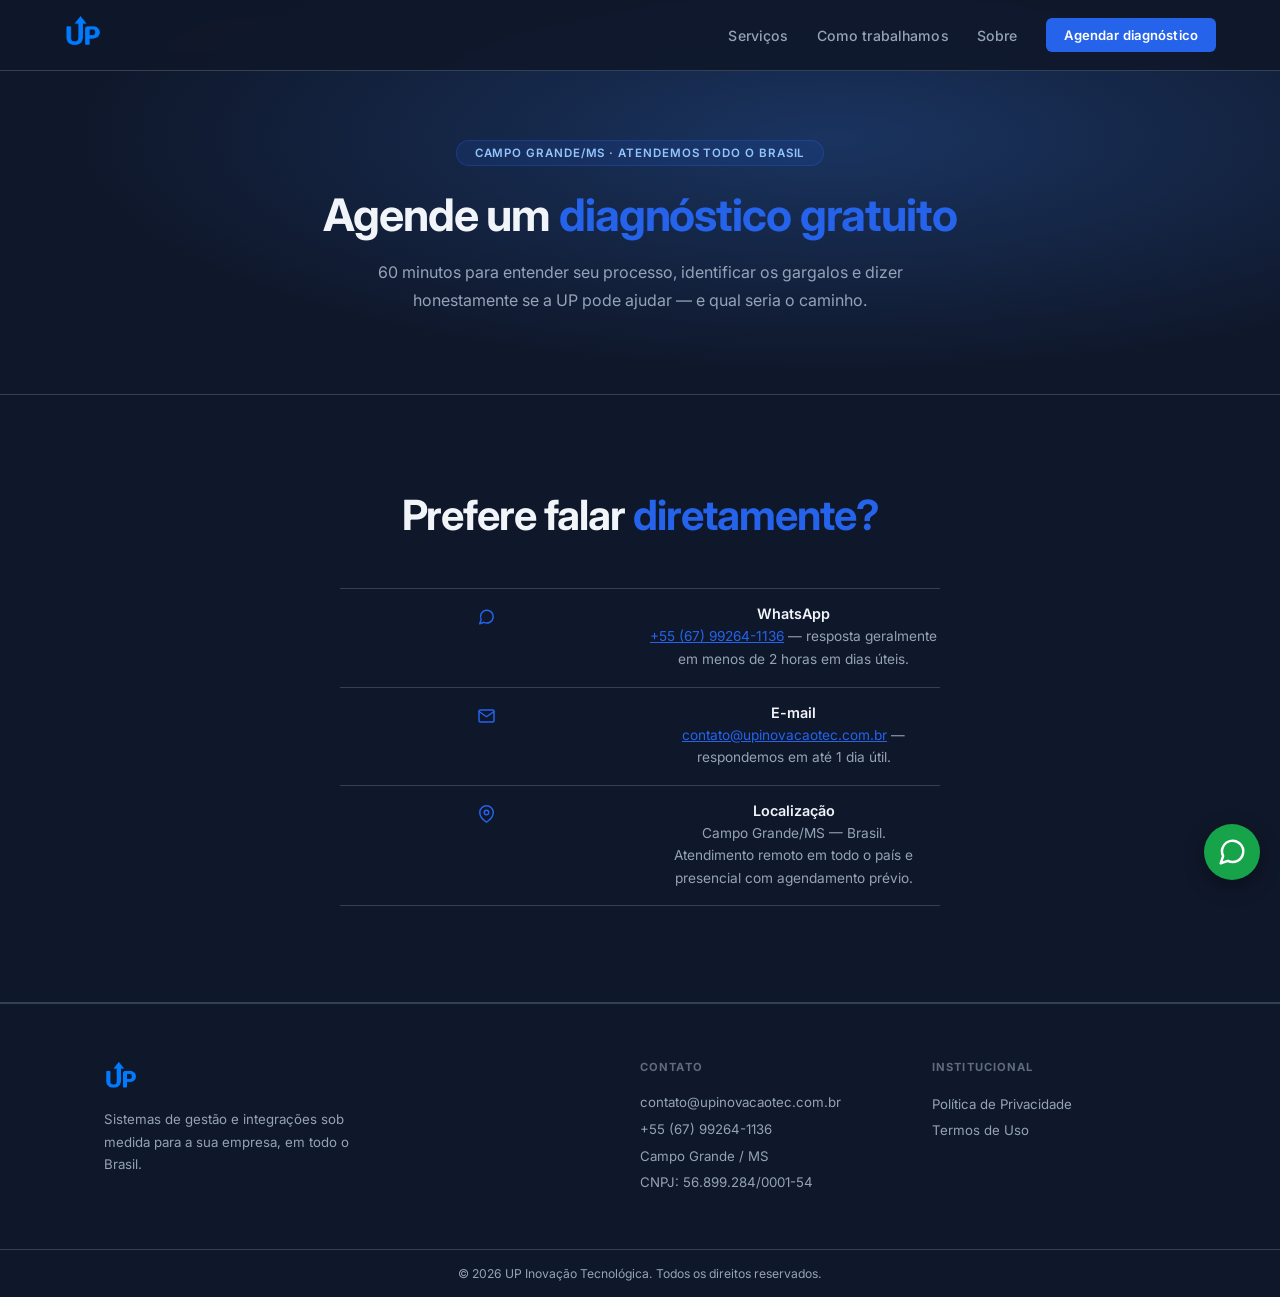
<file: contato.html>
<!DOCTYPE html>
<html lang="pt-br">
<head>
    <meta charset="UTF-8">
    <meta name="viewport" content="width=device-width, initial-scale=1.0">
    <title>Contato — Agende um diagnóstico gratuito | UP Inovação Tecnológica</title>
    <meta name="description" content="Agende uma reunião de diagnóstico gratuita com a UP. 60 minutos para mapear seu processo e identificar onde a tecnologia pode ajudar.">
    <link rel="canonical" href="https://www.upinovacaotec.com.br/contato.html">
    <link rel="icon" type="image/png" href="images/up-logo2.png">
    <!-- Open Graph -->
    <meta property="og:type" content="website">
    <meta property="og:site_name" content="UP Inovação Tecnológica">
    <meta property="og:title" content="Contato — Agende um diagnóstico gratuito | UP Inovação Tecnológica">
    <meta property="og:description" content="Agende uma reunião de diagnóstico gratuita com a UP. 60 minutos para mapear seu processo e identificar onde a tecnologia pode ajudar.">
    <meta property="og:url" content="https://www.upinovacaotec.com.br/contato.html">
    <meta property="og:image" content="https://www.upinovacaotec.com.br/images/up-logo2.png">
    <link rel="preconnect" href="https://fonts.googleapis.com">
    <link rel="preconnect" href="https://fonts.gstatic.com" crossorigin>
    <link href="https://fonts.googleapis.com/css2?family=Inter:wght@400;500;600;700&display=swap" rel="stylesheet">
    <link rel="stylesheet" href="styles.css">
</head>
<body>

    <div id="site-header"></div>

    <!-- HERO -->
    <section class="page-hero">
        <span class="hero-badge">Campo Grande/MS · Atendemos todo o Brasil</span>
        <h1>Agende um <span class="highlight">diagnóstico gratuito</span></h1>
        <p>60 minutos para entender seu processo, identificar os gargalos e dizer honestamente se a UP pode ajudar — e qual seria o caminho.</p>
    </section>

    <!-- FORMULÁRIO REMOVIDO TEMPORARIAMENTE — para reativar, remova as marcas de comentário abaixo.

    <section id="form-contato" class="section section-alt">
        <div class="container container--narrow">
            <div class="section-header">
                <h2>Preencha o formulário</h2>
                <p>Respondemos em até 1 dia útil com uma proposta de horário para a conversa.</p>
            </div>
            FORM (roteia para WhatsApp/e-mail via scripts/index.js):
            <form class="form-diagnostico">
                <div class="form-grid">
                    <div class="form-group">
                        <label for="nome">Nome</label>
                        <input type="text" id="nome" name="nome" required placeholder="Seu nome completo">
                    </div>
                    <div class="form-group">
                        <label for="empresa">Empresa</label>
                        <input type="text" id="empresa" name="empresa" required placeholder="Razão social ou nome fantasia">
                    </div>
                    <div class="form-group">
                        <label for="telefone">Telefone</label>
                        <input type="tel" id="telefone" name="telefone" required placeholder="(67) 9 0000-0000">
                    </div>
                    <div class="form-group form-group--full">
                        <label for="desafio">Principal desafio hoje</label>
                        <textarea id="desafio" name="desafio" rows="4" required placeholder="Descreva em poucas palavras o maior problema que a tecnologia poderia resolver na sua operação..."></textarea>
                    </div>
                </div>
                <button type="submit" class="cta-button form-submit">Agendar pelo WhatsApp</button>
                <p class="form-nota">Ao enviar, abrimos o WhatsApp com seus dados já preenchidos — ou envie por e-mail. Resposta em até 1 dia útil, sem compromisso. Seus dados não são compartilhados.</p>
            </form>
        </div>
    </section>
    -->

    <!-- CANAIS ALTERNATIVOS -->
    <section class="section">
        <div class="container container--narrow">
            <div class="section-header">
                <h2>Prefere falar <span class="highlight">diretamente?</span></h2>
            </div>
            <ul class="feature-list">
                <li class="feature-item">
                    <div class="feature-check" aria-hidden="true">
                        <svg viewBox="0 0 24 24" fill="none" stroke="currentColor" stroke-width="2" stroke-linecap="round" stroke-linejoin="round"><path d="m3 21 1.9-5.7a8.5 8.5 0 1 1 3.8 3.8z"/></svg>
                    </div>
                    <div>
                        <strong>WhatsApp</strong>
                        <p><a href="https://wa.me/5567992641136?text=Ol%C3%A1%2C+vim+pelo+site+da+UP+e+gostaria+de+agendar+um+diagn%C3%B3stico+gratuito" target="_blank" rel="noopener noreferrer" style="color: var(--cor-primaria);">+55 (67) 99264-1136</a> — resposta geralmente em menos de 2 horas em dias úteis.</p>
                    </div>
                </li>
                <li class="feature-item">
                    <div class="feature-check" aria-hidden="true">
                        <svg viewBox="0 0 24 24" fill="none" stroke="currentColor" stroke-width="2" stroke-linecap="round" stroke-linejoin="round"><path d="M4 4h16c1.1 0 2 .9 2 2v12c0 1.1-.9 2-2 2H4c-1.1 0-2-.9-2-2V6c0-1.1.9-2 2-2z"/><polyline points="22,6 12,13 2,6"/></svg>
                    </div>
                    <div>
                        <strong>E-mail</strong>
                        <p><a href="mailto:contato@upinovacaotec.com.br" style="color: var(--cor-primaria);">contato@upinovacaotec.com.br</a> — respondemos em até 1 dia útil.</p>
                    </div>
                </li>
                <li class="feature-item">
                    <div class="feature-check" aria-hidden="true">
                        <svg viewBox="0 0 24 24" fill="none" stroke="currentColor" stroke-width="2" stroke-linecap="round" stroke-linejoin="round"><path d="M21 10c0 7-9 13-9 13s-9-6-9-13a9 9 0 0 1 18 0z"/><circle cx="12" cy="10" r="3"/></svg>
                    </div>
                    <div>
                        <strong>Localização</strong>
                        <p>Campo Grande/MS — Brasil.<br>Atendimento remoto em todo o país e presencial com agendamento prévio.</p>
                    </div>
                </li>
            </ul>
        </div>
    </section>

    <div id="site-footer"></div>

    <script src="scripts/components.js"></script>
    <script src="scripts/index.js"></script>
</body>
</html>
</file>
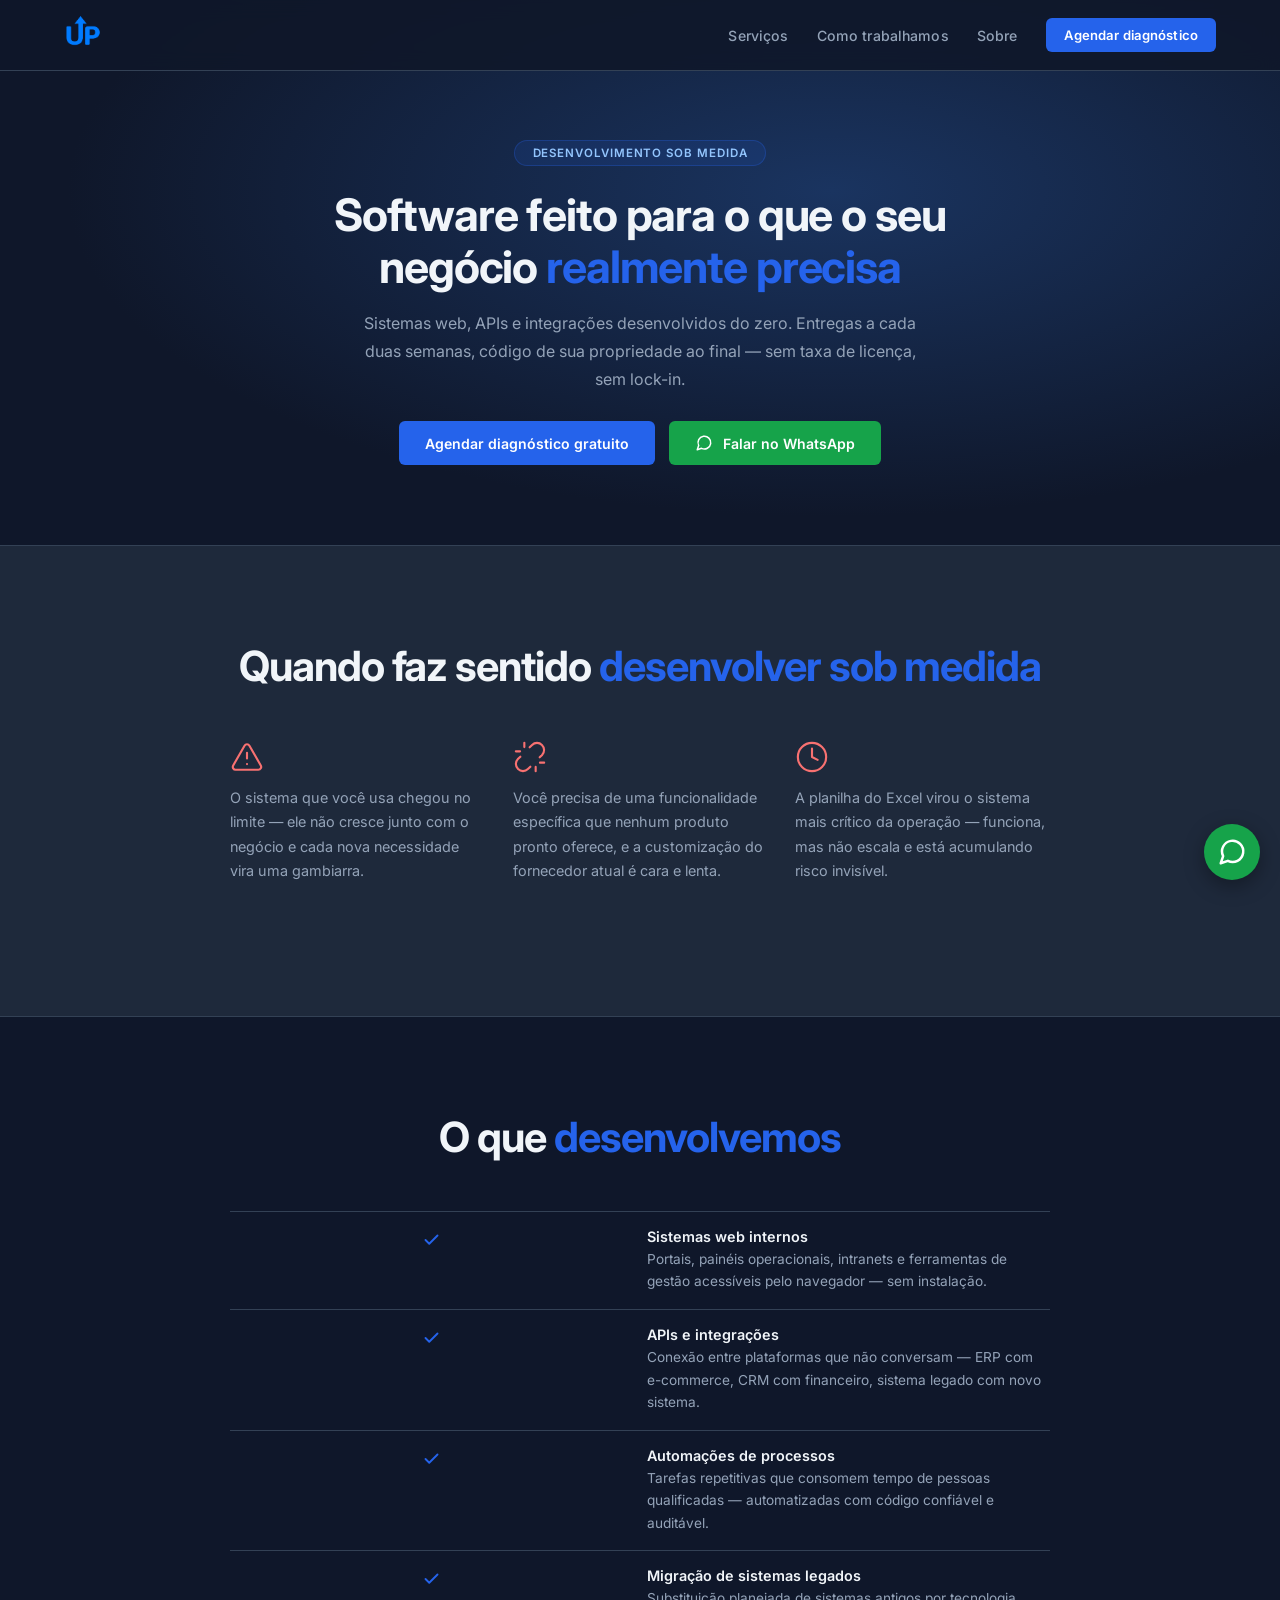
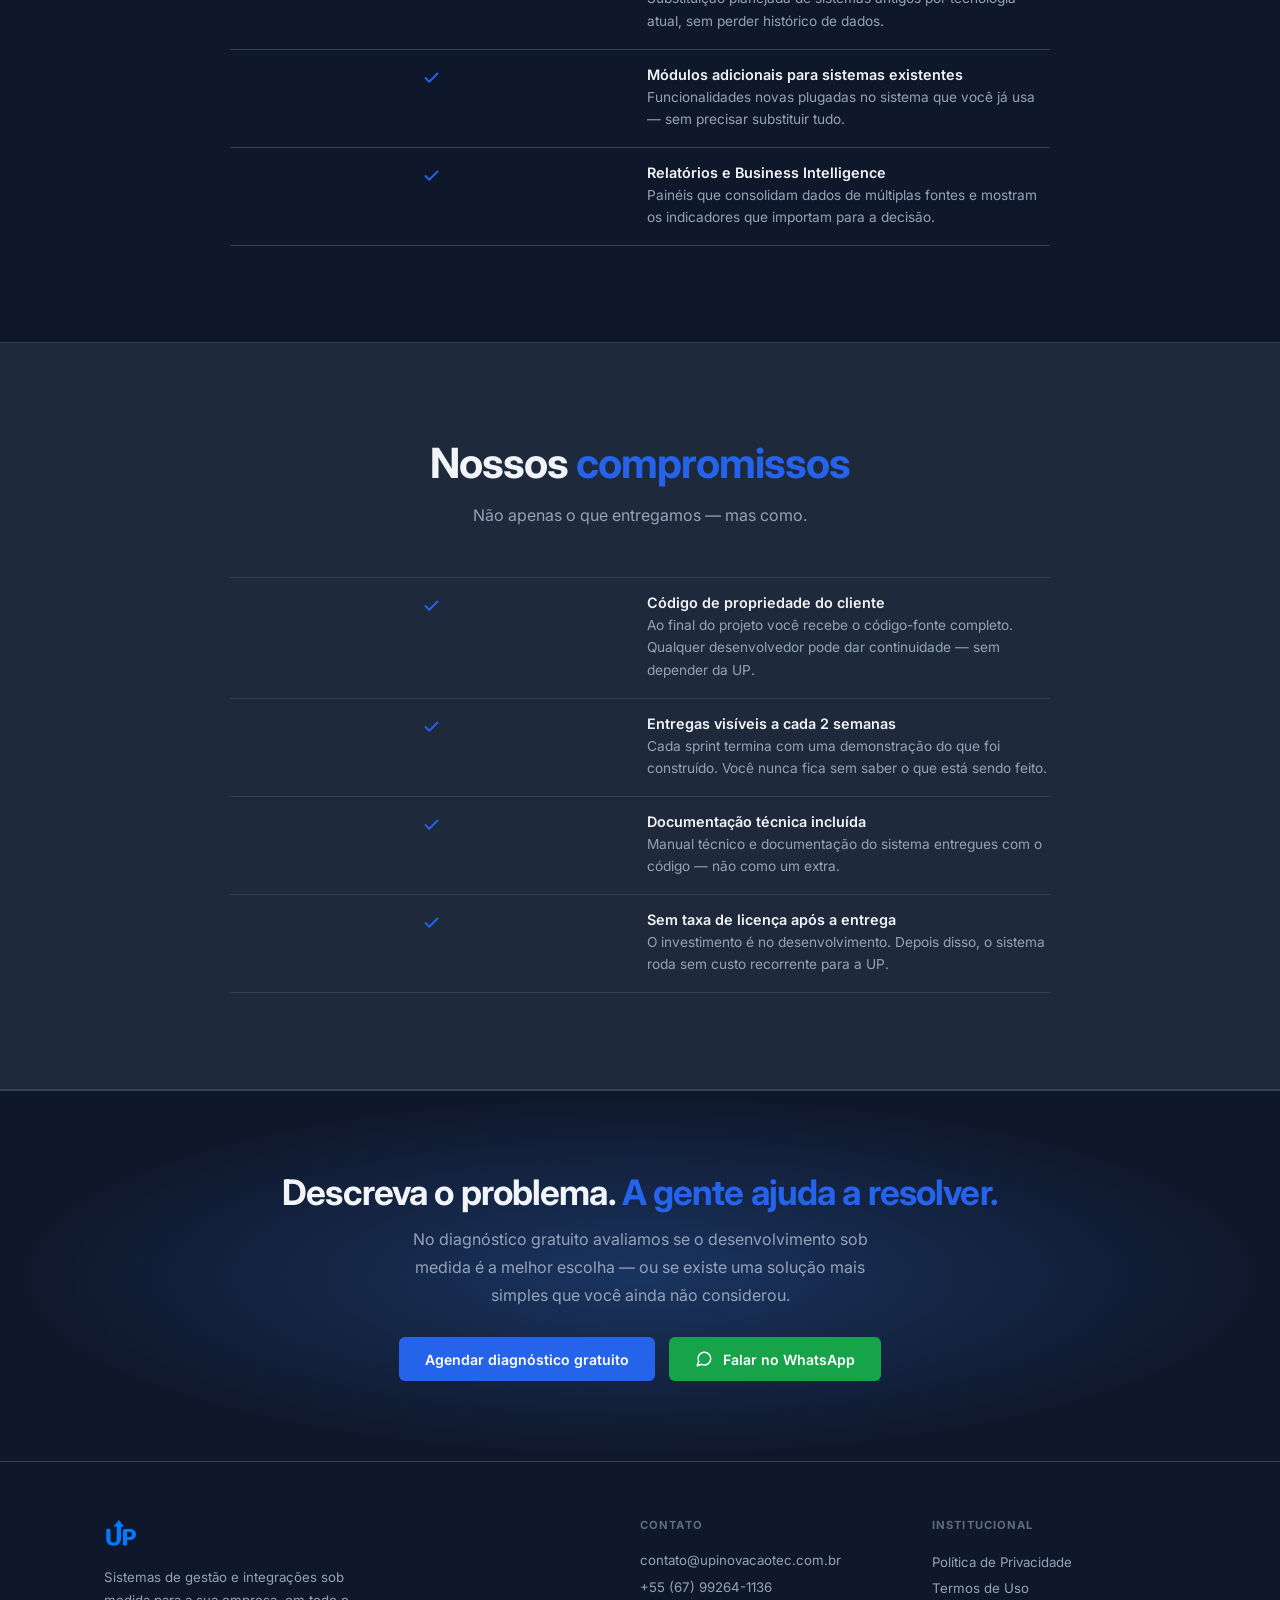
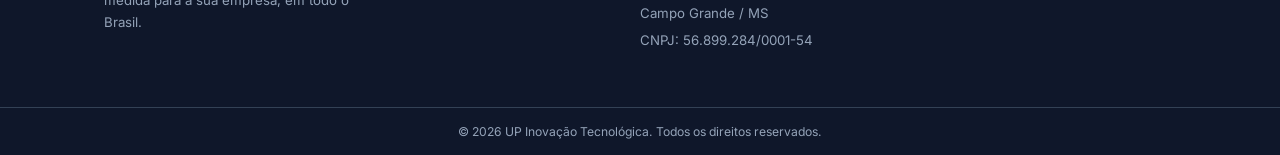
<file: desenvolvimento-software.html>
<!DOCTYPE html>
<html lang="pt-br">
<head>
    <meta charset="UTF-8">
    <meta name="viewport" content="width=device-width, initial-scale=1.0">
    <title>Desenvolvimento de Software sob medida — UP Inovação Tecnológica</title>
    <meta name="description" content="Sistemas web e integrações desenvolvidos para o seu processo. Código de sua propriedade. Entregas a cada 2 semanas, com escopo e preço fechados antes de começar.">
    <link rel="canonical" href="https://www.upinovacaotec.com.br/desenvolvimento-software.html">
    <link rel="icon" type="image/png" href="images/up-logo2.png">
    <!-- Open Graph -->
    <meta property="og:type" content="website">
    <meta property="og:site_name" content="UP Inovação Tecnológica">
    <meta property="og:title" content="Desenvolvimento de Software sob medida — UP Inovação Tecnológica">
    <meta property="og:description" content="Sistemas web e integrações desenvolvidos para o seu processo. Código de sua propriedade. Entregas a cada 2 semanas, com escopo e preço fechados antes de começar.">
    <meta property="og:url" content="https://www.upinovacaotec.com.br/desenvolvimento-software.html">
    <meta property="og:image" content="https://www.upinovacaotec.com.br/images/up-logo2.png">
    <link rel="preconnect" href="https://fonts.googleapis.com">
    <link rel="preconnect" href="https://fonts.gstatic.com" crossorigin>
    <link href="https://fonts.googleapis.com/css2?family=Inter:wght@400;500;600;700&display=swap" rel="stylesheet">
    <link rel="stylesheet" href="styles.css">
</head>
<body>

    <div id="site-header"></div>

    <!-- HERO -->
    <section class="page-hero">
        <span class="hero-badge">Desenvolvimento Sob Medida</span>
        <h1>Software feito para o que o seu negócio <span class="highlight">realmente precisa</span></h1>
        <p>Sistemas web, APIs e integrações desenvolvidos do zero. Entregas a cada duas semanas, código de sua propriedade ao final — sem taxa de licença, sem lock-in.</p>
        <div class="page-hero-ctas">
            <a href="https://wa.me/5567992641136?text=Ol%C3%A1%2C+vim+pelo+site+da+UP+e+gostaria+de+agendar+um+diagn%C3%B3stico+gratuito" class="cta-button" target="_blank" rel="noopener noreferrer">Agendar diagnóstico gratuito</a>
            <a href="https://wa.me/5567992641136?text=Ol%C3%A1%2C+vim+pelo+site+da+UP+e+gostaria+de+saber+mais+sobre+desenvolvimento+de+software" class="cta-button-whatsapp" target="_blank" rel="noopener noreferrer">
                <svg viewBox="0 0 24 24" fill="none" stroke="currentColor" stroke-width="2" stroke-linecap="round" stroke-linejoin="round" aria-hidden="true"><path d="m3 21 1.9-5.7a8.5 8.5 0 1 1 3.8 3.8z"/></svg>
                Falar no WhatsApp
            </a>
        </div>
    </section>

    <!-- QUANDO FAZ SENTIDO -->
    <section class="section section-alt">
        <div class="container">
            <div class="section-header">
                <h2>Quando faz sentido <span class="highlight">desenvolver sob medida</span></h2>
            </div>
            <div class="pain-points">
                <div class="pain-item">
                    <div class="pain-icon" aria-hidden="true">
                        <svg viewBox="0 0 24 24" fill="none" stroke="currentColor" stroke-width="1.5" stroke-linecap="round" stroke-linejoin="round"><path d="m21.73 18-8-14a2 2 0 0 0-3.48 0l-8 14A2 2 0 0 0 4 21h16a2 2 0 0 0 1.73-3Z"/><line x1="12" y1="9" x2="12" y2="13"/><line x1="12" y1="17" x2="12.01" y2="17"/></svg>
                    </div>
                    <p>O sistema que você usa chegou no limite — ele não cresce junto com o negócio e cada nova necessidade vira uma gambiarra.</p>
                </div>
                <div class="pain-item">
                    <div class="pain-icon" aria-hidden="true">
                        <svg viewBox="0 0 24 24" fill="none" stroke="currentColor" stroke-width="1.5" stroke-linecap="round" stroke-linejoin="round"><path d="m18.84 12.25 1.72-1.71h-.02a5.004 5.004 0 0 0-.12-7.07 5.006 5.006 0 0 0-6.95 0l-1.72 1.71"/><path d="m5.17 11.75-1.71 1.71a5.004 5.004 0 0 0 .12 7.07 5.006 5.006 0 0 0 6.95 0l1.71-1.71"/><line x1="8" y1="2" x2="8" y2="5"/><line x1="2" y1="8" x2="5" y2="8"/><line x1="16" y1="19" x2="16" y2="22"/><line x1="19" y1="16" x2="22" y2="16"/></svg>
                    </div>
                    <p>Você precisa de uma funcionalidade específica que nenhum produto pronto oferece, e a customização do fornecedor atual é cara e lenta.</p>
                </div>
                <div class="pain-item">
                    <div class="pain-icon" aria-hidden="true">
                        <svg viewBox="0 0 24 24" fill="none" stroke="currentColor" stroke-width="1.5" stroke-linecap="round" stroke-linejoin="round"><circle cx="12" cy="12" r="10"/><polyline points="12 6 12 12 16 14"/></svg>
                    </div>
                    <p>A planilha do Excel virou o sistema mais crítico da operação — funciona, mas não escala e está acumulando risco invisível.</p>
                </div>
            </div>
        </div>
    </section>

    <!-- O QUE DESENVOLVEMOS -->
    <section class="section">
        <div class="container">
            <div class="section-header">
                <h2>O que <span class="highlight">desenvolvemos</span></h2>
            </div>
            <ul class="feature-list">
                <li class="feature-item">
                    <div class="feature-check" aria-hidden="true"><svg viewBox="0 0 24 24" fill="none" stroke="currentColor" stroke-width="2.5" stroke-linecap="round" stroke-linejoin="round"><polyline points="20 6 9 17 4 12"/></svg></div>
                    <div>
                        <strong>Sistemas web internos</strong>
                        <p>Portais, painéis operacionais, intranets e ferramentas de gestão acessíveis pelo navegador — sem instalação.</p>
                    </div>
                </li>
                <li class="feature-item">
                    <div class="feature-check" aria-hidden="true"><svg viewBox="0 0 24 24" fill="none" stroke="currentColor" stroke-width="2.5" stroke-linecap="round" stroke-linejoin="round"><polyline points="20 6 9 17 4 12"/></svg></div>
                    <div>
                        <strong>APIs e integrações</strong>
                        <p>Conexão entre plataformas que não conversam — ERP com e-commerce, CRM com financeiro, sistema legado com novo sistema.</p>
                    </div>
                </li>
                <li class="feature-item">
                    <div class="feature-check" aria-hidden="true"><svg viewBox="0 0 24 24" fill="none" stroke="currentColor" stroke-width="2.5" stroke-linecap="round" stroke-linejoin="round"><polyline points="20 6 9 17 4 12"/></svg></div>
                    <div>
                        <strong>Automações de processos</strong>
                        <p>Tarefas repetitivas que consomem tempo de pessoas qualificadas — automatizadas com código confiável e auditável.</p>
                    </div>
                </li>
                <li class="feature-item">
                    <div class="feature-check" aria-hidden="true"><svg viewBox="0 0 24 24" fill="none" stroke="currentColor" stroke-width="2.5" stroke-linecap="round" stroke-linejoin="round"><polyline points="20 6 9 17 4 12"/></svg></div>
                    <div>
                        <strong>Migração de sistemas legados</strong>
                        <p>Substituição planejada de sistemas antigos por tecnologia atual, sem perder histórico de dados.</p>
                    </div>
                </li>
                <li class="feature-item">
                    <div class="feature-check" aria-hidden="true"><svg viewBox="0 0 24 24" fill="none" stroke="currentColor" stroke-width="2.5" stroke-linecap="round" stroke-linejoin="round"><polyline points="20 6 9 17 4 12"/></svg></div>
                    <div>
                        <strong>Módulos adicionais para sistemas existentes</strong>
                        <p>Funcionalidades novas plugadas no sistema que você já usa — sem precisar substituir tudo.</p>
                    </div>
                </li>
                <li class="feature-item">
                    <div class="feature-check" aria-hidden="true"><svg viewBox="0 0 24 24" fill="none" stroke="currentColor" stroke-width="2.5" stroke-linecap="round" stroke-linejoin="round"><polyline points="20 6 9 17 4 12"/></svg></div>
                    <div>
                        <strong>Relatórios e Business Intelligence</strong>
                        <p>Painéis que consolidam dados de múltiplas fontes e mostram os indicadores que importam para a decisão.</p>
                    </div>
                </li>
            </ul>
        </div>
    </section>

    <!-- COMPROMISSOS -->
    <section class="section section-alt">
        <div class="container">
            <div class="section-header">
                <h2>Nossos <span class="highlight">compromissos</span></h2>
                <p>Não apenas o que entregamos — mas como.</p>
            </div>
            <ul class="feature-list">
                <li class="feature-item">
                    <div class="feature-check" aria-hidden="true"><svg viewBox="0 0 24 24" fill="none" stroke="currentColor" stroke-width="2.5" stroke-linecap="round" stroke-linejoin="round"><polyline points="20 6 9 17 4 12"/></svg></div>
                    <div>
                        <strong>Código de propriedade do cliente</strong>
                        <p>Ao final do projeto você recebe o código-fonte completo. Qualquer desenvolvedor pode dar continuidade — sem depender da UP.</p>
                    </div>
                </li>
                <li class="feature-item">
                    <div class="feature-check" aria-hidden="true"><svg viewBox="0 0 24 24" fill="none" stroke="currentColor" stroke-width="2.5" stroke-linecap="round" stroke-linejoin="round"><polyline points="20 6 9 17 4 12"/></svg></div>
                    <div>
                        <strong>Entregas visíveis a cada 2 semanas</strong>
                        <p>Cada sprint termina com uma demonstração do que foi construído. Você nunca fica sem saber o que está sendo feito.</p>
                    </div>
                </li>
                <li class="feature-item">
                    <div class="feature-check" aria-hidden="true"><svg viewBox="0 0 24 24" fill="none" stroke="currentColor" stroke-width="2.5" stroke-linecap="round" stroke-linejoin="round"><polyline points="20 6 9 17 4 12"/></svg></div>
                    <div>
                        <strong>Documentação técnica incluída</strong>
                        <p>Manual técnico e documentação do sistema entregues com o código — não como um extra.</p>
                    </div>
                </li>
                <li class="feature-item">
                    <div class="feature-check" aria-hidden="true"><svg viewBox="0 0 24 24" fill="none" stroke="currentColor" stroke-width="2.5" stroke-linecap="round" stroke-linejoin="round"><polyline points="20 6 9 17 4 12"/></svg></div>
                    <div>
                        <strong>Sem taxa de licença após a entrega</strong>
                        <p>O investimento é no desenvolvimento. Depois disso, o sistema roda sem custo recorrente para a UP.</p>
                    </div>
                </li>
            </ul>
        </div>
    </section>

    <!-- CTA BOTTOM -->
    <section class="cta-section">
        <h2>Descreva o problema. <span class="highlight">A gente ajuda a resolver.</span></h2>
        <p>No diagnóstico gratuito avaliamos se o desenvolvimento sob medida é a melhor escolha — ou se existe uma solução mais simples que você ainda não considerou.</p>
        <div class="cta-section-buttons">
            <a href="https://wa.me/5567992641136?text=Ol%C3%A1%2C+vim+pelo+site+da+UP+e+gostaria+de+agendar+um+diagn%C3%B3stico+gratuito" class="cta-button" target="_blank" rel="noopener noreferrer">Agendar diagnóstico gratuito</a>
            <a href="https://wa.me/5567992641136?text=Ol%C3%A1%2C+vim+pelo+site+da+UP+e+gostaria+de+saber+mais+sobre+desenvolvimento+de+software" class="cta-button-whatsapp" target="_blank" rel="noopener noreferrer">
                <svg viewBox="0 0 24 24" fill="none" stroke="currentColor" stroke-width="2" stroke-linecap="round" stroke-linejoin="round" aria-hidden="true"><path d="m3 21 1.9-5.7a8.5 8.5 0 1 1 3.8 3.8z"/></svg>
                Falar no WhatsApp
            </a>
        </div>
    </section>

    <div id="site-footer"></div>

    <script src="scripts/components.js"></script>
</body>
</html>
</file>
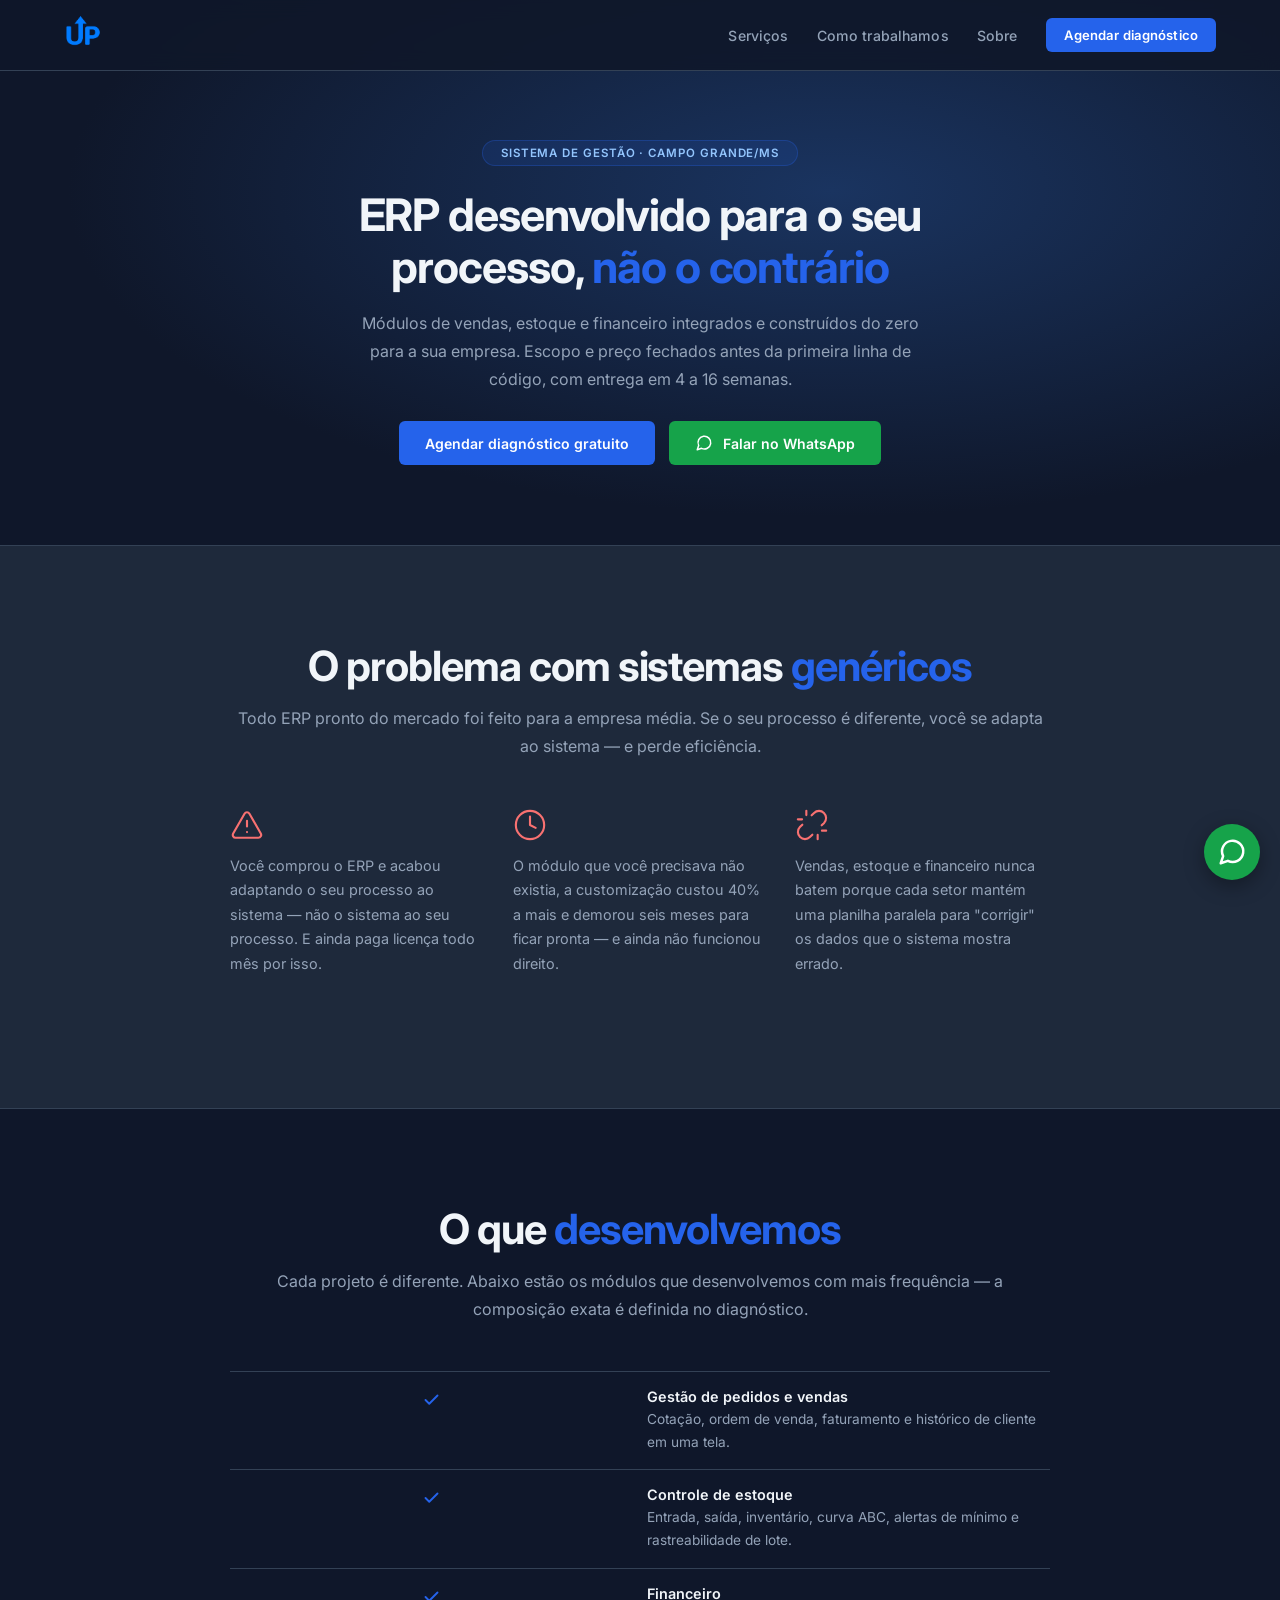
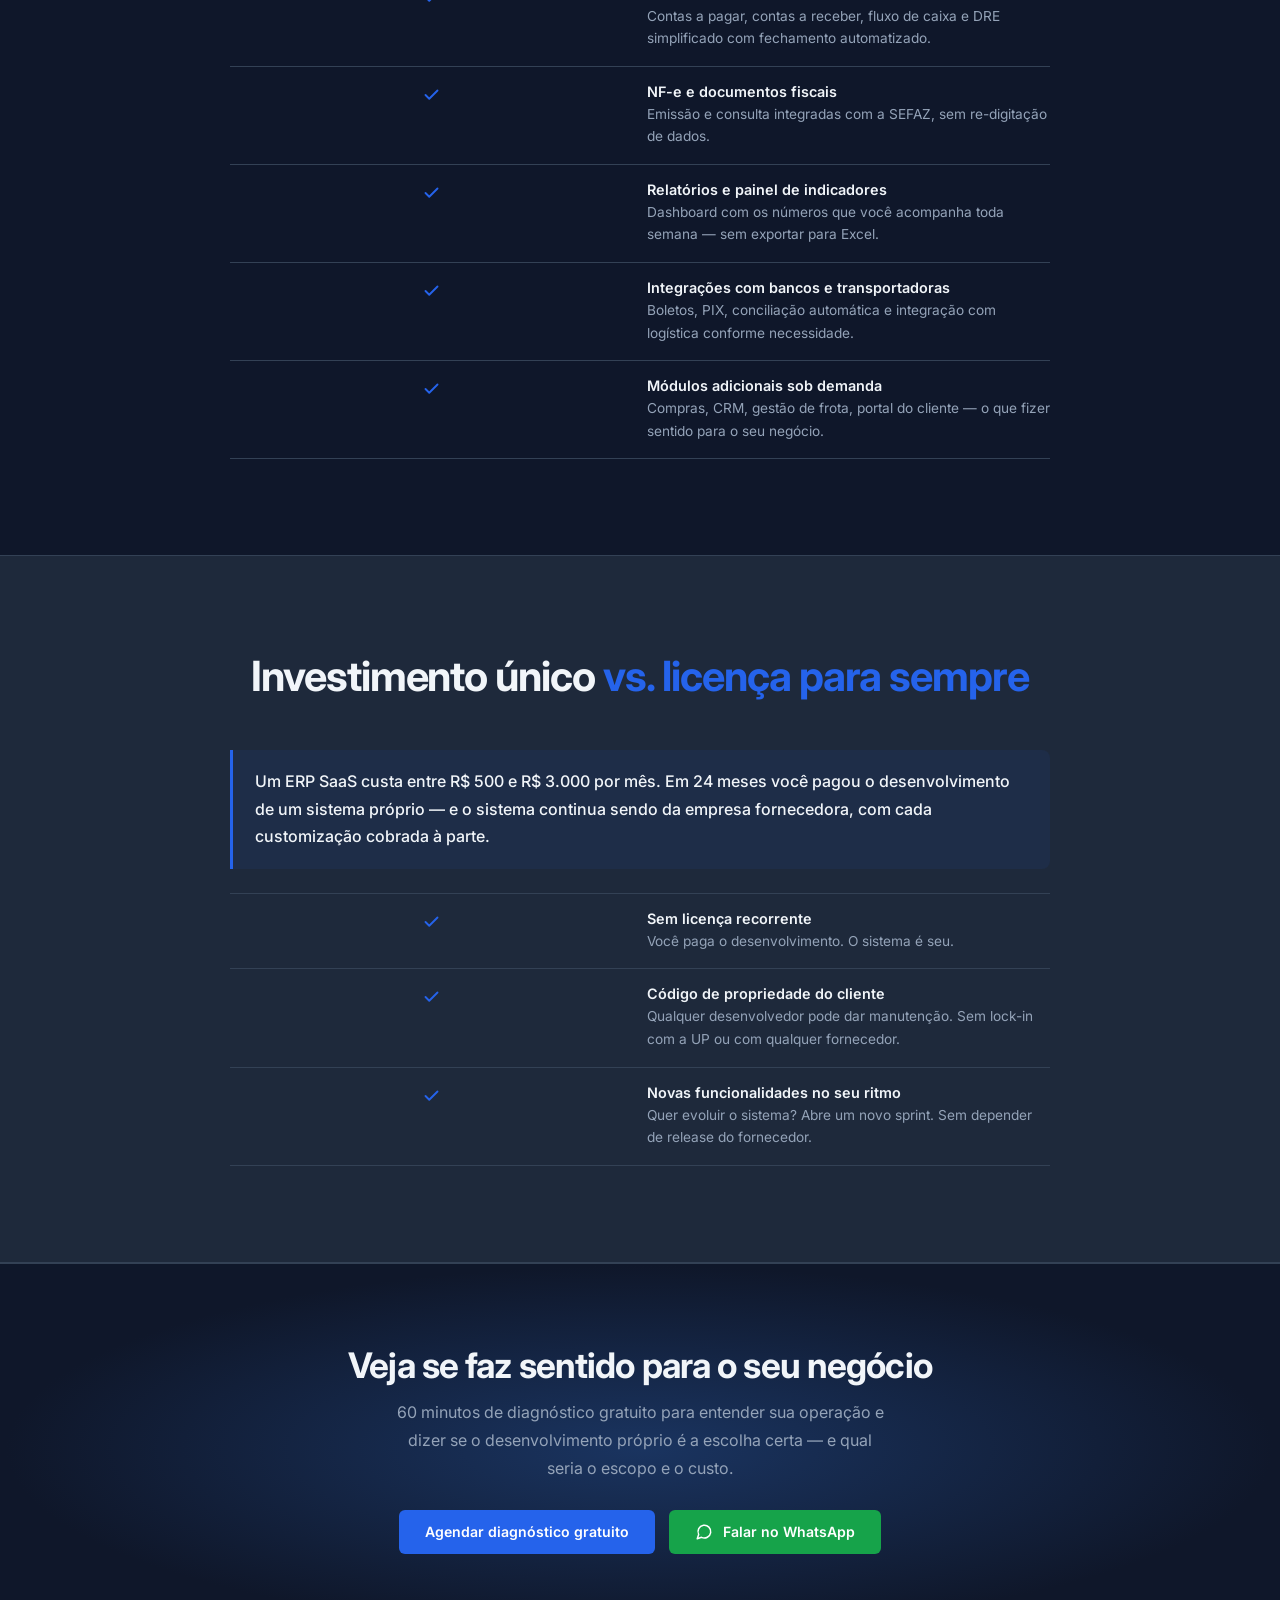
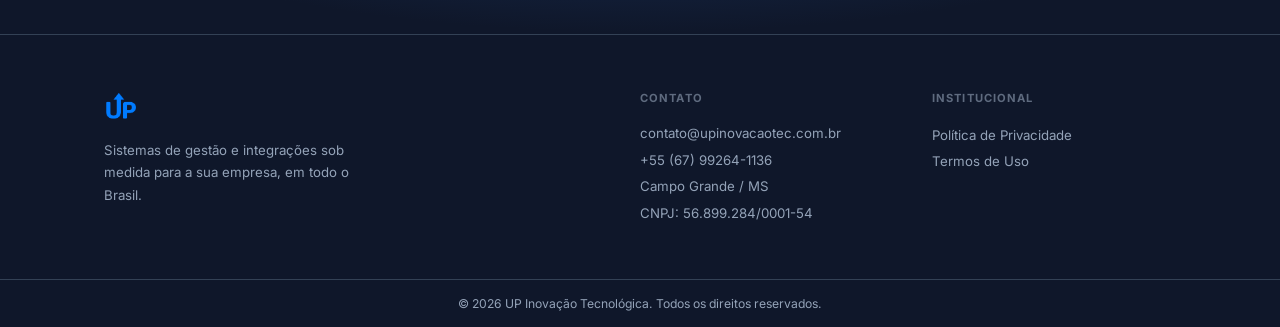
<file: erp-sob-medida.html>
<!DOCTYPE html>
<html lang="pt-br">
<head>
    <meta charset="UTF-8">
    <meta name="viewport" content="width=device-width, initial-scale=1.0">
    <title>ERP sob medida para a sua empresa — UP Inovação Tecnológica</title>
    <meta name="description" content="Sistema de gestão desenvolvido para o seu processo. Módulos de vendas, estoque e financeiro integrados. Escopo e preço fechados antes de começar, entrega em 4 a 16 semanas.">
    <link rel="canonical" href="https://www.upinovacaotec.com.br/erp-sob-medida.html">
    <link rel="icon" type="image/png" href="images/up-logo2.png">
    <!-- Open Graph -->
    <meta property="og:type" content="website">
    <meta property="og:site_name" content="UP Inovação Tecnológica">
    <meta property="og:title" content="ERP sob medida para a sua empresa — UP Inovação Tecnológica">
    <meta property="og:description" content="Sistema de gestão desenvolvido para o seu processo. Módulos de vendas, estoque e financeiro integrados. Escopo e preço fechados antes de começar, entrega em 4 a 16 semanas.">
    <meta property="og:url" content="https://www.upinovacaotec.com.br/erp-sob-medida.html">
    <meta property="og:image" content="https://www.upinovacaotec.com.br/images/up-logo2.png">
    <link rel="preconnect" href="https://fonts.googleapis.com">
    <link rel="preconnect" href="https://fonts.gstatic.com" crossorigin>
    <link href="https://fonts.googleapis.com/css2?family=Inter:wght@400;500;600;700&display=swap" rel="stylesheet">
    <link rel="stylesheet" href="styles.css">
</head>
<body>

    <div id="site-header"></div>

    <!-- HERO -->
    <section class="page-hero">
        <span class="hero-badge">Sistema de Gestão · Campo Grande/MS</span>
        <h1>ERP desenvolvido para o seu processo, <span class="highlight">não o contrário</span></h1>
        <p>Módulos de vendas, estoque e financeiro integrados e construídos do zero para a sua empresa. Escopo e preço fechados antes da primeira linha de código, com entrega em 4 a 16&nbsp;semanas.</p>
        <div class="page-hero-ctas">
            <a href="https://wa.me/5567992641136?text=Ol%C3%A1%2C+vim+pelo+site+da+UP+e+gostaria+de+agendar+um+diagn%C3%B3stico+gratuito" class="cta-button" target="_blank" rel="noopener noreferrer">Agendar diagnóstico gratuito</a>
            <a href="https://wa.me/5567992641136?text=Ol%C3%A1%2C+vim+pelo+site+da+UP+e+gostaria+de+saber+mais+sobre+ERP+sob+medida" class="cta-button-whatsapp" target="_blank" rel="noopener noreferrer">
                <svg viewBox="0 0 24 24" fill="none" stroke="currentColor" stroke-width="2" stroke-linecap="round" stroke-linejoin="round" aria-hidden="true"><path d="m3 21 1.9-5.7a8.5 8.5 0 1 1 3.8 3.8z"/></svg>
                Falar no WhatsApp
            </a>
        </div>
    </section>

    <!-- PROBLEMA COM ERP GENÉRICO -->
    <section class="section section-alt">
        <div class="container">
            <div class="section-header">
                <h2>O problema com sistemas <span class="highlight">genéricos</span></h2>
                <p>Todo ERP pronto do mercado foi feito para a empresa média. Se o seu processo é diferente, você se adapta ao sistema — e perde eficiência.</p>
            </div>
            <div class="pain-points">
                <div class="pain-item">
                    <div class="pain-icon" aria-hidden="true">
                        <svg viewBox="0 0 24 24" fill="none" stroke="currentColor" stroke-width="1.5" stroke-linecap="round" stroke-linejoin="round"><path d="m21.73 18-8-14a2 2 0 0 0-3.48 0l-8 14A2 2 0 0 0 4 21h16a2 2 0 0 0 1.73-3Z"/><line x1="12" y1="9" x2="12" y2="13"/><line x1="12" y1="17" x2="12.01" y2="17"/></svg>
                    </div>
                    <p>Você comprou o ERP e acabou adaptando o seu processo ao sistema — não o sistema ao seu processo. E ainda paga licença todo mês por isso.</p>
                </div>
                <div class="pain-item">
                    <div class="pain-icon" aria-hidden="true">
                        <svg viewBox="0 0 24 24" fill="none" stroke="currentColor" stroke-width="1.5" stroke-linecap="round" stroke-linejoin="round"><circle cx="12" cy="12" r="10"/><polyline points="12 6 12 12 16 14"/></svg>
                    </div>
                    <p>O módulo que você precisava não existia, a customização custou 40% a mais e demorou seis meses para ficar pronta — e ainda não funcionou direito.</p>
                </div>
                <div class="pain-item">
                    <div class="pain-icon" aria-hidden="true">
                        <svg viewBox="0 0 24 24" fill="none" stroke="currentColor" stroke-width="1.5" stroke-linecap="round" stroke-linejoin="round"><path d="m18.84 12.25 1.72-1.71h-.02a5.004 5.004 0 0 0-.12-7.07 5.006 5.006 0 0 0-6.95 0l-1.72 1.71"/><path d="m5.17 11.75-1.71 1.71a5.004 5.004 0 0 0 .12 7.07 5.006 5.006 0 0 0 6.95 0l1.71-1.71"/><line x1="8" y1="2" x2="8" y2="5"/><line x1="2" y1="8" x2="5" y2="8"/><line x1="16" y1="19" x2="16" y2="22"/><line x1="19" y1="16" x2="22" y2="16"/></svg>
                    </div>
                    <p>Vendas, estoque e financeiro nunca batem porque cada setor mantém uma planilha paralela para "corrigir" os dados que o sistema mostra errado.</p>
                </div>
            </div>
        </div>
    </section>

    <!-- MÓDULOS -->
    <section class="section">
        <div class="container">
            <div class="section-header">
                <h2>O que <span class="highlight">desenvolvemos</span></h2>
                <p>Cada projeto é diferente. Abaixo estão os módulos que desenvolvemos com mais frequência — a composição exata é definida no diagnóstico.</p>
            </div>
            <ul class="feature-list">
                <li class="feature-item">
                    <div class="feature-check" aria-hidden="true"><svg viewBox="0 0 24 24" fill="none" stroke="currentColor" stroke-width="2.5" stroke-linecap="round" stroke-linejoin="round"><polyline points="20 6 9 17 4 12"/></svg></div>
                    <div>
                        <strong>Gestão de pedidos e vendas</strong>
                        <p>Cotação, ordem de venda, faturamento e histórico de cliente em uma tela.</p>
                    </div>
                </li>
                <li class="feature-item">
                    <div class="feature-check" aria-hidden="true"><svg viewBox="0 0 24 24" fill="none" stroke="currentColor" stroke-width="2.5" stroke-linecap="round" stroke-linejoin="round"><polyline points="20 6 9 17 4 12"/></svg></div>
                    <div>
                        <strong>Controle de estoque</strong>
                        <p>Entrada, saída, inventário, curva ABC, alertas de mínimo e rastreabilidade de lote.</p>
                    </div>
                </li>
                <li class="feature-item">
                    <div class="feature-check" aria-hidden="true"><svg viewBox="0 0 24 24" fill="none" stroke="currentColor" stroke-width="2.5" stroke-linecap="round" stroke-linejoin="round"><polyline points="20 6 9 17 4 12"/></svg></div>
                    <div>
                        <strong>Financeiro</strong>
                        <p>Contas a pagar, contas a receber, fluxo de caixa e DRE simplificado com fechamento automatizado.</p>
                    </div>
                </li>
                <li class="feature-item">
                    <div class="feature-check" aria-hidden="true"><svg viewBox="0 0 24 24" fill="none" stroke="currentColor" stroke-width="2.5" stroke-linecap="round" stroke-linejoin="round"><polyline points="20 6 9 17 4 12"/></svg></div>
                    <div>
                        <strong>NF-e e documentos fiscais</strong>
                        <p>Emissão e consulta integradas com a SEFAZ, sem re-digitação de dados.</p>
                    </div>
                </li>
                <li class="feature-item">
                    <div class="feature-check" aria-hidden="true"><svg viewBox="0 0 24 24" fill="none" stroke="currentColor" stroke-width="2.5" stroke-linecap="round" stroke-linejoin="round"><polyline points="20 6 9 17 4 12"/></svg></div>
                    <div>
                        <strong>Relatórios e painel de indicadores</strong>
                        <p>Dashboard com os números que você acompanha toda semana — sem exportar para Excel.</p>
                    </div>
                </li>
                <li class="feature-item">
                    <div class="feature-check" aria-hidden="true"><svg viewBox="0 0 24 24" fill="none" stroke="currentColor" stroke-width="2.5" stroke-linecap="round" stroke-linejoin="round"><polyline points="20 6 9 17 4 12"/></svg></div>
                    <div>
                        <strong>Integrações com bancos e transportadoras</strong>
                        <p>Boletos, PIX, conciliação automática e integração com logística conforme necessidade.</p>
                    </div>
                </li>
                <li class="feature-item">
                    <div class="feature-check" aria-hidden="true"><svg viewBox="0 0 24 24" fill="none" stroke="currentColor" stroke-width="2.5" stroke-linecap="round" stroke-linejoin="round"><polyline points="20 6 9 17 4 12"/></svg></div>
                    <div>
                        <strong>Módulos adicionais sob demanda</strong>
                        <p>Compras, CRM, gestão de frota, portal do cliente — o que fizer sentido para o seu negócio.</p>
                    </div>
                </li>
            </ul>
        </div>
    </section>

    <!-- ERP PRÓPRIO VS SAAS -->
    <section class="section section-alt">
        <div class="container">
            <div class="section-header">
                <h2>Investimento único <span class="highlight">vs. licença para sempre</span></h2>
            </div>
            <div class="solucao-box">
                <p>Um ERP SaaS custa entre R$&nbsp;500 e R$&nbsp;3.000 por mês. Em 24 meses você pagou o desenvolvimento de um sistema próprio — e o sistema continua sendo da empresa fornecedora, com cada customização cobrada à parte.</p>
            </div>
            <ul class="feature-list" style="margin-top: 24px;">
                <li class="feature-item">
                    <div class="feature-check" aria-hidden="true"><svg viewBox="0 0 24 24" fill="none" stroke="currentColor" stroke-width="2.5" stroke-linecap="round" stroke-linejoin="round"><polyline points="20 6 9 17 4 12"/></svg></div>
                    <div>
                        <strong>Sem licença recorrente</strong>
                        <p>Você paga o desenvolvimento. O sistema é seu.</p>
                    </div>
                </li>
                <li class="feature-item">
                    <div class="feature-check" aria-hidden="true"><svg viewBox="0 0 24 24" fill="none" stroke="currentColor" stroke-width="2.5" stroke-linecap="round" stroke-linejoin="round"><polyline points="20 6 9 17 4 12"/></svg></div>
                    <div>
                        <strong>Código de propriedade do cliente</strong>
                        <p>Qualquer desenvolvedor pode dar manutenção. Sem lock-in com a UP ou com qualquer fornecedor.</p>
                    </div>
                </li>
                <li class="feature-item">
                    <div class="feature-check" aria-hidden="true"><svg viewBox="0 0 24 24" fill="none" stroke="currentColor" stroke-width="2.5" stroke-linecap="round" stroke-linejoin="round"><polyline points="20 6 9 17 4 12"/></svg></div>
                    <div>
                        <strong>Novas funcionalidades no seu ritmo</strong>
                        <p>Quer evoluir o sistema? Abre um novo sprint. Sem depender de release do fornecedor.</p>
                    </div>
                </li>
            </ul>
        </div>
    </section>

    <!-- CTA BOTTOM -->
    <section class="cta-section">
        <h2>Veja se faz sentido para o seu negócio</h2>
        <p>60 minutos de diagnóstico gratuito para entender sua operação e dizer se o desenvolvimento próprio é a escolha certa — e qual seria o escopo e o custo.</p>
        <div class="cta-section-buttons">
            <a href="https://wa.me/5567992641136?text=Ol%C3%A1%2C+vim+pelo+site+da+UP+e+gostaria+de+agendar+um+diagn%C3%B3stico+gratuito" class="cta-button" target="_blank" rel="noopener noreferrer">Agendar diagnóstico gratuito</a>
            <a href="https://wa.me/5567992641136?text=Ol%C3%A1%2C+vim+pelo+site+da+UP+e+gostaria+de+saber+mais+sobre+ERP+sob+medida" class="cta-button-whatsapp" target="_blank" rel="noopener noreferrer">
                <svg viewBox="0 0 24 24" fill="none" stroke="currentColor" stroke-width="2" stroke-linecap="round" stroke-linejoin="round" aria-hidden="true"><path d="m3 21 1.9-5.7a8.5 8.5 0 1 1 3.8 3.8z"/></svg>
                Falar no WhatsApp
            </a>
        </div>
    </section>

    <div id="site-footer"></div>

    <script src="scripts/components.js"></script>
</body>
</html>
</file>
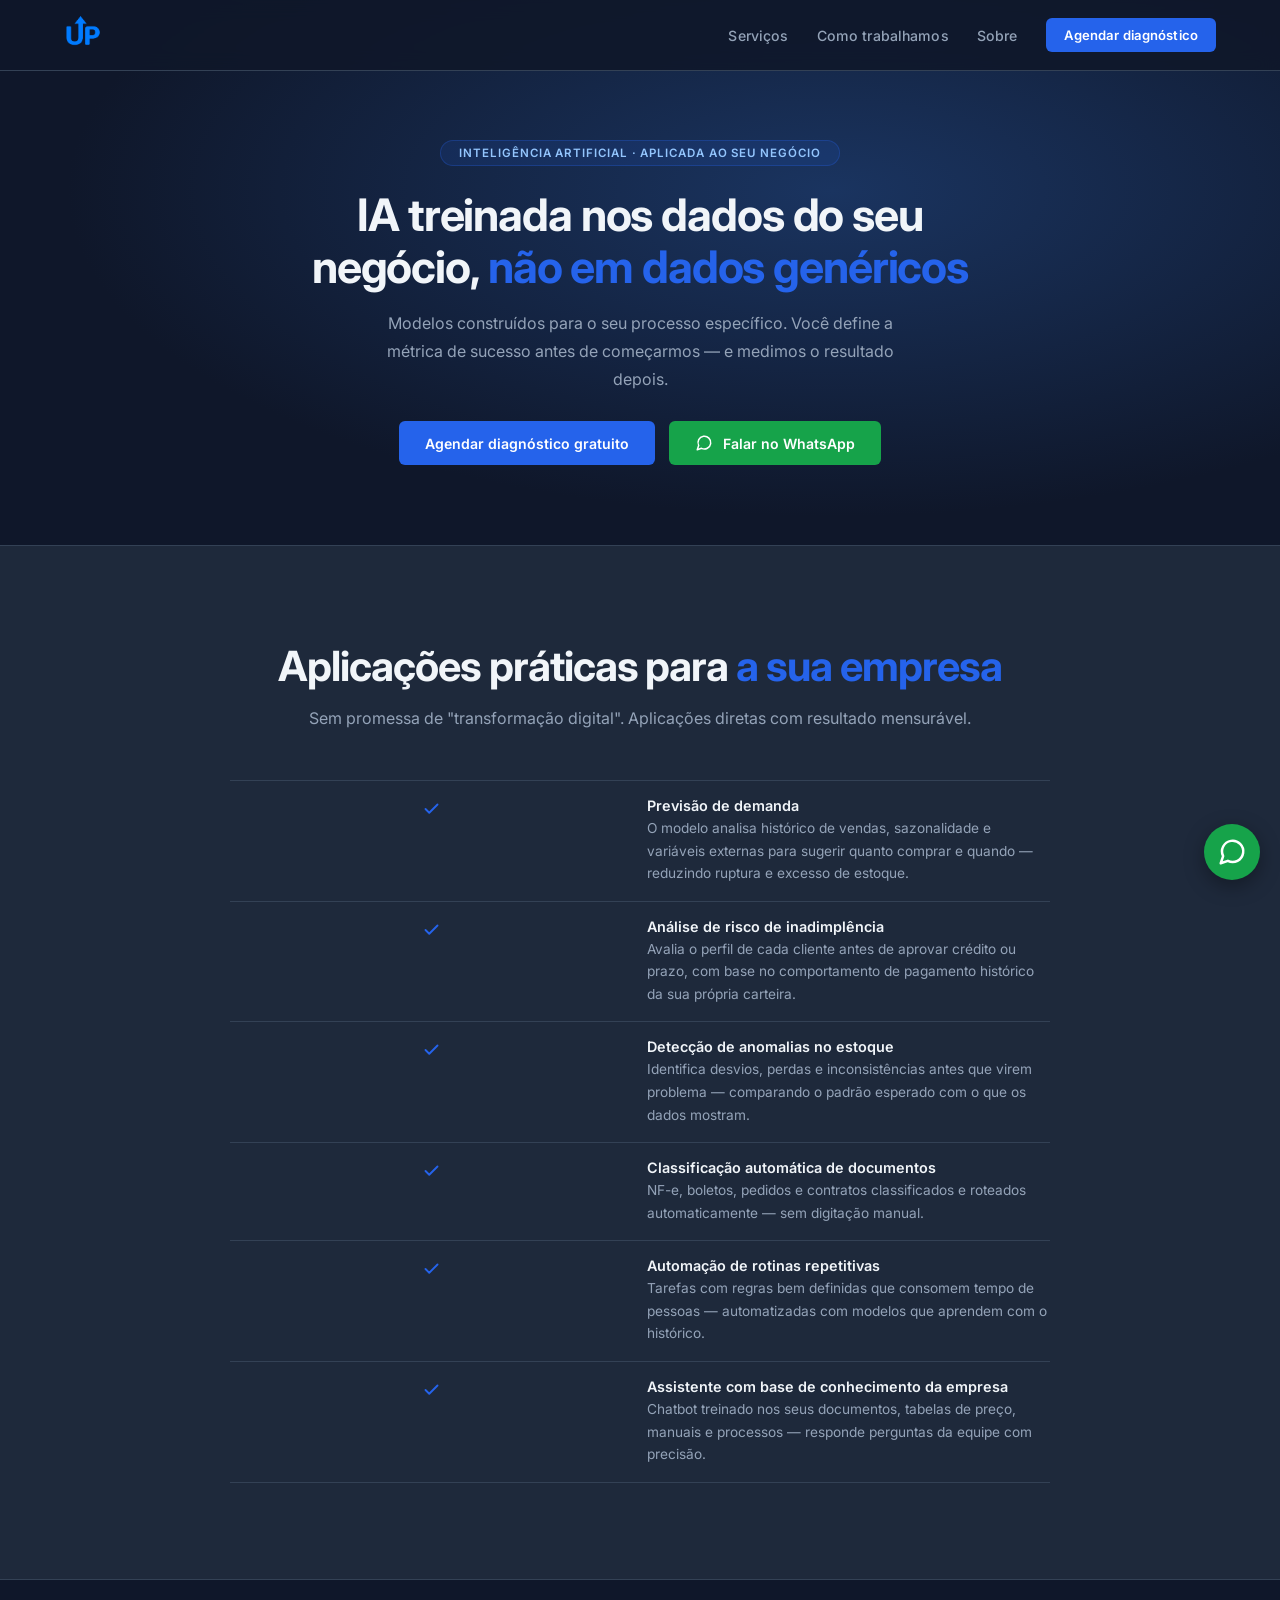
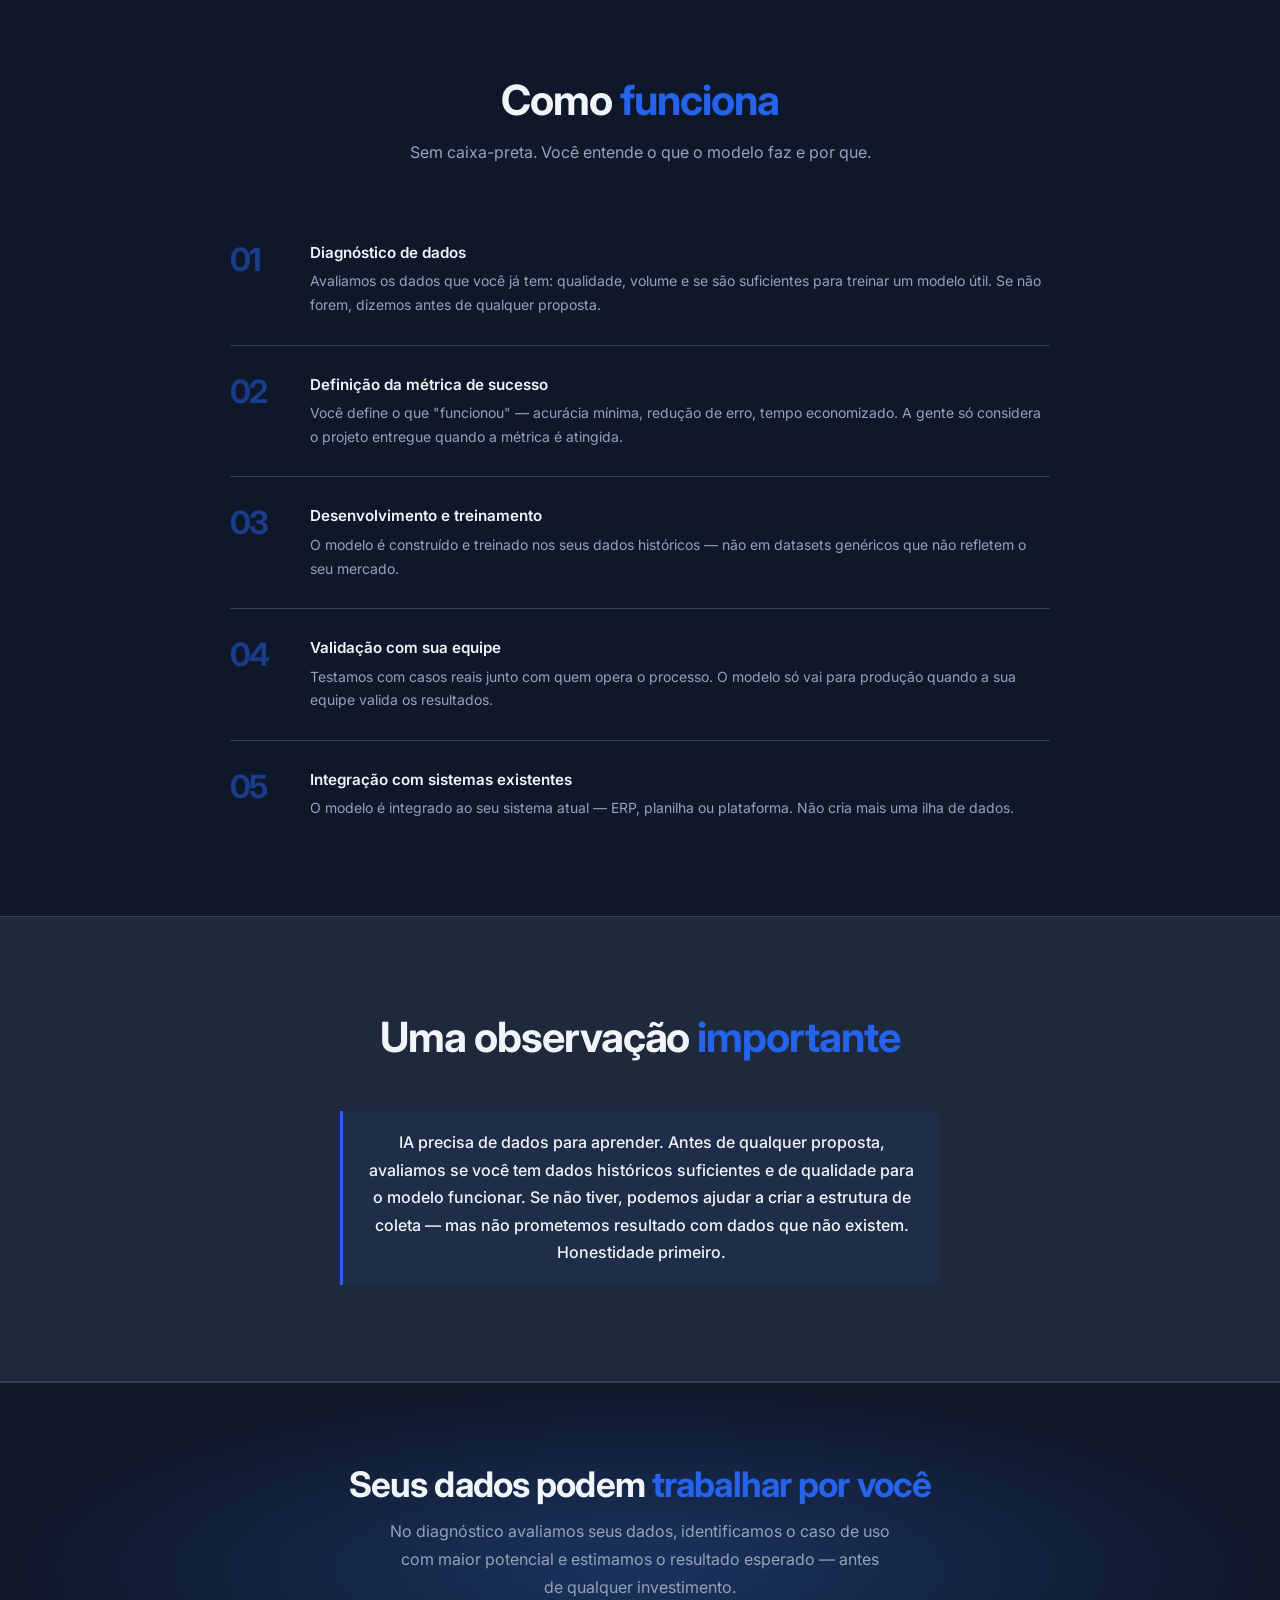
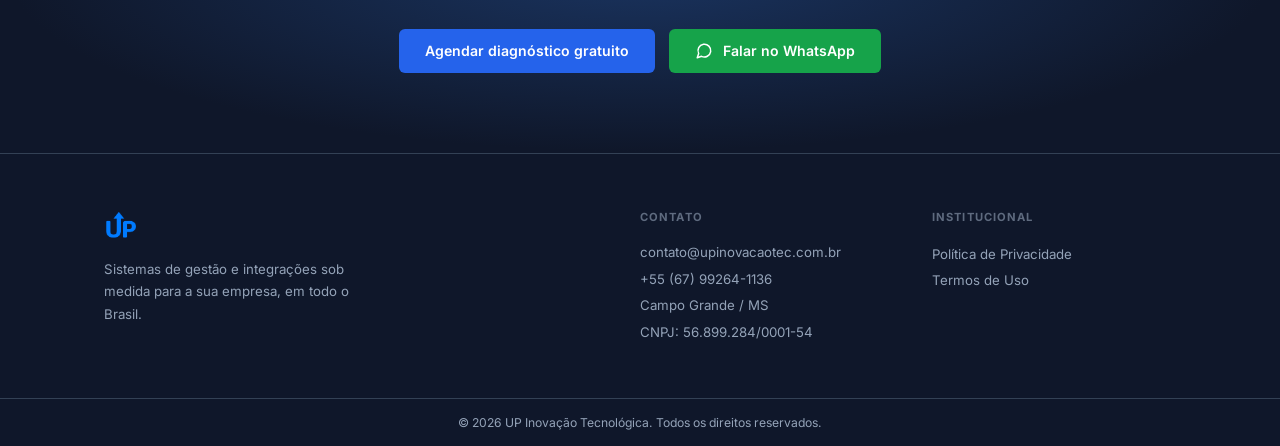
<file: ia-personalizada.html>
<!DOCTYPE html>
<html lang="pt-br">
<head>
    <meta charset="UTF-8">
    <meta name="viewport" content="width=device-width, initial-scale=1.0">
    <title>IA Personalizada para a sua empresa — UP Inovação Tecnológica</title>
    <meta name="description" content="Modelos de inteligência artificial treinados nos seus dados. Previsão de demanda, análise de inadimplência e automação de processos. Atendimento em todo o Brasil.">
    <link rel="canonical" href="https://www.upinovacaotec.com.br/ia-personalizada.html">
    <link rel="icon" type="image/png" href="images/up-logo2.png">
    <!-- Open Graph -->
    <meta property="og:type" content="website">
    <meta property="og:site_name" content="UP Inovação Tecnológica">
    <meta property="og:title" content="IA Personalizada para a sua empresa — UP Inovação Tecnológica">
    <meta property="og:description" content="Modelos de inteligência artificial treinados nos seus dados. Previsão de demanda, análise de inadimplência e automação de processos. Atendimento em todo o Brasil.">
    <meta property="og:url" content="https://www.upinovacaotec.com.br/ia-personalizada.html">
    <meta property="og:image" content="https://www.upinovacaotec.com.br/images/up-logo2.png">
    <link rel="preconnect" href="https://fonts.googleapis.com">
    <link rel="preconnect" href="https://fonts.gstatic.com" crossorigin>
    <link href="https://fonts.googleapis.com/css2?family=Inter:wght@400;500;600;700&display=swap" rel="stylesheet">
    <link rel="stylesheet" href="styles.css">
</head>
<body>

    <div id="site-header"></div>

    <!-- HERO -->
    <section class="page-hero">
        <span class="hero-badge">Inteligência Artificial · Aplicada ao seu negócio</span>
        <h1>IA treinada nos dados do seu negócio, <span class="highlight">não em dados genéricos</span></h1>
        <p>Modelos construídos para o seu processo específico. Você define a métrica de sucesso antes de começarmos — e medimos o resultado depois.</p>
        <div class="page-hero-ctas">
            <a href="https://wa.me/5567992641136?text=Ol%C3%A1%2C+vim+pelo+site+da+UP+e+gostaria+de+agendar+um+diagn%C3%B3stico+gratuito" class="cta-button" target="_blank" rel="noopener noreferrer">Agendar diagnóstico gratuito</a>
            <a href="https://wa.me/5567992641136?text=Ol%C3%A1%2C+vim+pelo+site+da+UP+e+gostaria+de+saber+mais+sobre+IA+personalizada" class="cta-button-whatsapp" target="_blank" rel="noopener noreferrer">
                <svg viewBox="0 0 24 24" fill="none" stroke="currentColor" stroke-width="2" stroke-linecap="round" stroke-linejoin="round" aria-hidden="true"><path d="m3 21 1.9-5.7a8.5 8.5 0 1 1 3.8 3.8z"/></svg>
                Falar no WhatsApp
            </a>
        </div>
    </section>

    <!-- APLICAÇÕES PRÁTICAS -->
    <section class="section section-alt">
        <div class="container">
            <div class="section-header">
                <h2>Aplicações práticas para <span class="highlight">a sua empresa</span></h2>
                <p>Sem promessa de "transformação digital". Aplicações diretas com resultado mensurável.</p>
            </div>
            <ul class="feature-list">
                <li class="feature-item">
                    <div class="feature-check" aria-hidden="true"><svg viewBox="0 0 24 24" fill="none" stroke="currentColor" stroke-width="2.5" stroke-linecap="round" stroke-linejoin="round"><polyline points="20 6 9 17 4 12"/></svg></div>
                    <div>
                        <strong>Previsão de demanda</strong>
                        <p>O modelo analisa histórico de vendas, sazonalidade e variáveis externas para sugerir quanto comprar e quando — reduzindo ruptura e excesso de estoque.</p>
                    </div>
                </li>
                <li class="feature-item">
                    <div class="feature-check" aria-hidden="true"><svg viewBox="0 0 24 24" fill="none" stroke="currentColor" stroke-width="2.5" stroke-linecap="round" stroke-linejoin="round"><polyline points="20 6 9 17 4 12"/></svg></div>
                    <div>
                        <strong>Análise de risco de inadimplência</strong>
                        <p>Avalia o perfil de cada cliente antes de aprovar crédito ou prazo, com base no comportamento de pagamento histórico da sua própria carteira.</p>
                    </div>
                </li>
                <li class="feature-item">
                    <div class="feature-check" aria-hidden="true"><svg viewBox="0 0 24 24" fill="none" stroke="currentColor" stroke-width="2.5" stroke-linecap="round" stroke-linejoin="round"><polyline points="20 6 9 17 4 12"/></svg></div>
                    <div>
                        <strong>Detecção de anomalias no estoque</strong>
                        <p>Identifica desvios, perdas e inconsistências antes que virem problema — comparando o padrão esperado com o que os dados mostram.</p>
                    </div>
                </li>
                <li class="feature-item">
                    <div class="feature-check" aria-hidden="true"><svg viewBox="0 0 24 24" fill="none" stroke="currentColor" stroke-width="2.5" stroke-linecap="round" stroke-linejoin="round"><polyline points="20 6 9 17 4 12"/></svg></div>
                    <div>
                        <strong>Classificação automática de documentos</strong>
                        <p>NF-e, boletos, pedidos e contratos classificados e roteados automaticamente — sem digitação manual.</p>
                    </div>
                </li>
                <li class="feature-item">
                    <div class="feature-check" aria-hidden="true"><svg viewBox="0 0 24 24" fill="none" stroke="currentColor" stroke-width="2.5" stroke-linecap="round" stroke-linejoin="round"><polyline points="20 6 9 17 4 12"/></svg></div>
                    <div>
                        <strong>Automação de rotinas repetitivas</strong>
                        <p>Tarefas com regras bem definidas que consomem tempo de pessoas — automatizadas com modelos que aprendem com o histórico.</p>
                    </div>
                </li>
                <li class="feature-item">
                    <div class="feature-check" aria-hidden="true"><svg viewBox="0 0 24 24" fill="none" stroke="currentColor" stroke-width="2.5" stroke-linecap="round" stroke-linejoin="round"><polyline points="20 6 9 17 4 12"/></svg></div>
                    <div>
                        <strong>Assistente com base de conhecimento da empresa</strong>
                        <p>Chatbot treinado nos seus documentos, tabelas de preço, manuais e processos — responde perguntas da equipe com precisão.</p>
                    </div>
                </li>
            </ul>
        </div>
    </section>

    <!-- COMO FUNCIONA -->
    <section class="section">
        <div class="container">
            <div class="section-header">
                <h2>Como <span class="highlight">funciona</span></h2>
                <p>Sem caixa-preta. Você entende o que o modelo faz e por que.</p>
            </div>
            <ol class="processo-lista">
                <li class="processo-item">
                    <div class="processo-num" aria-hidden="true">01</div>
                    <div class="processo-texto">
                        <h3>Diagnóstico de dados</h3>
                        <p>Avaliamos os dados que você já tem: qualidade, volume e se são suficientes para treinar um modelo útil. Se não forem, dizemos antes de qualquer proposta.</p>
                    </div>
                </li>
                <li class="processo-item">
                    <div class="processo-num" aria-hidden="true">02</div>
                    <div class="processo-texto">
                        <h3>Definição da métrica de sucesso</h3>
                        <p>Você define o que "funcionou" — acurácia mínima, redução de erro, tempo economizado. A gente só considera o projeto entregue quando a métrica é atingida.</p>
                    </div>
                </li>
                <li class="processo-item">
                    <div class="processo-num" aria-hidden="true">03</div>
                    <div class="processo-texto">
                        <h3>Desenvolvimento e treinamento</h3>
                        <p>O modelo é construído e treinado nos seus dados históricos — não em datasets genéricos que não refletem o seu mercado.</p>
                    </div>
                </li>
                <li class="processo-item">
                    <div class="processo-num" aria-hidden="true">04</div>
                    <div class="processo-texto">
                        <h3>Validação com sua equipe</h3>
                        <p>Testamos com casos reais junto com quem opera o processo. O modelo só vai para produção quando a sua equipe valida os resultados.</p>
                    </div>
                </li>
                <li class="processo-item">
                    <div class="processo-num" aria-hidden="true">05</div>
                    <div class="processo-texto">
                        <h3>Integração com sistemas existentes</h3>
                        <p>O modelo é integrado ao seu sistema atual — ERP, planilha ou plataforma. Não cria mais uma ilha de dados.</p>
                    </div>
                </li>
            </ol>
        </div>
    </section>

    <!-- AVISO IMPORTANTE -->
    <section class="section section-alt">
        <div class="container container--narrow">
            <div class="section-header">
                <h2>Uma observação <span class="highlight">importante</span></h2>
            </div>
            <div class="solucao-box">
                <p>IA precisa de dados para aprender. Antes de qualquer proposta, avaliamos se você tem dados históricos suficientes e de qualidade para o modelo funcionar. Se não tiver, podemos ajudar a criar a estrutura de coleta — mas não prometemos resultado com dados que não existem. Honestidade primeiro.</p>
            </div>
        </div>
    </section>

    <!-- CTA BOTTOM -->
    <section class="cta-section">
        <h2>Seus dados podem <span class="highlight">trabalhar por você</span></h2>
        <p>No diagnóstico avaliamos seus dados, identificamos o caso de uso com maior potencial e estimamos o resultado esperado — antes de qualquer investimento.</p>
        <div class="cta-section-buttons">
            <a href="https://wa.me/5567992641136?text=Ol%C3%A1%2C+vim+pelo+site+da+UP+e+gostaria+de+agendar+um+diagn%C3%B3stico+gratuito" class="cta-button" target="_blank" rel="noopener noreferrer">Agendar diagnóstico gratuito</a>
            <a href="https://wa.me/5567992641136?text=Ol%C3%A1%2C+vim+pelo+site+da+UP+e+gostaria+de+saber+mais+sobre+IA+personalizada" class="cta-button-whatsapp" target="_blank" rel="noopener noreferrer">
                <svg viewBox="0 0 24 24" fill="none" stroke="currentColor" stroke-width="2" stroke-linecap="round" stroke-linejoin="round" aria-hidden="true"><path d="m3 21 1.9-5.7a8.5 8.5 0 1 1 3.8 3.8z"/></svg>
                Falar no WhatsApp
            </a>
        </div>
    </section>

    <div id="site-footer"></div>

    <script src="scripts/components.js"></script>
</body>
</html>
</file>
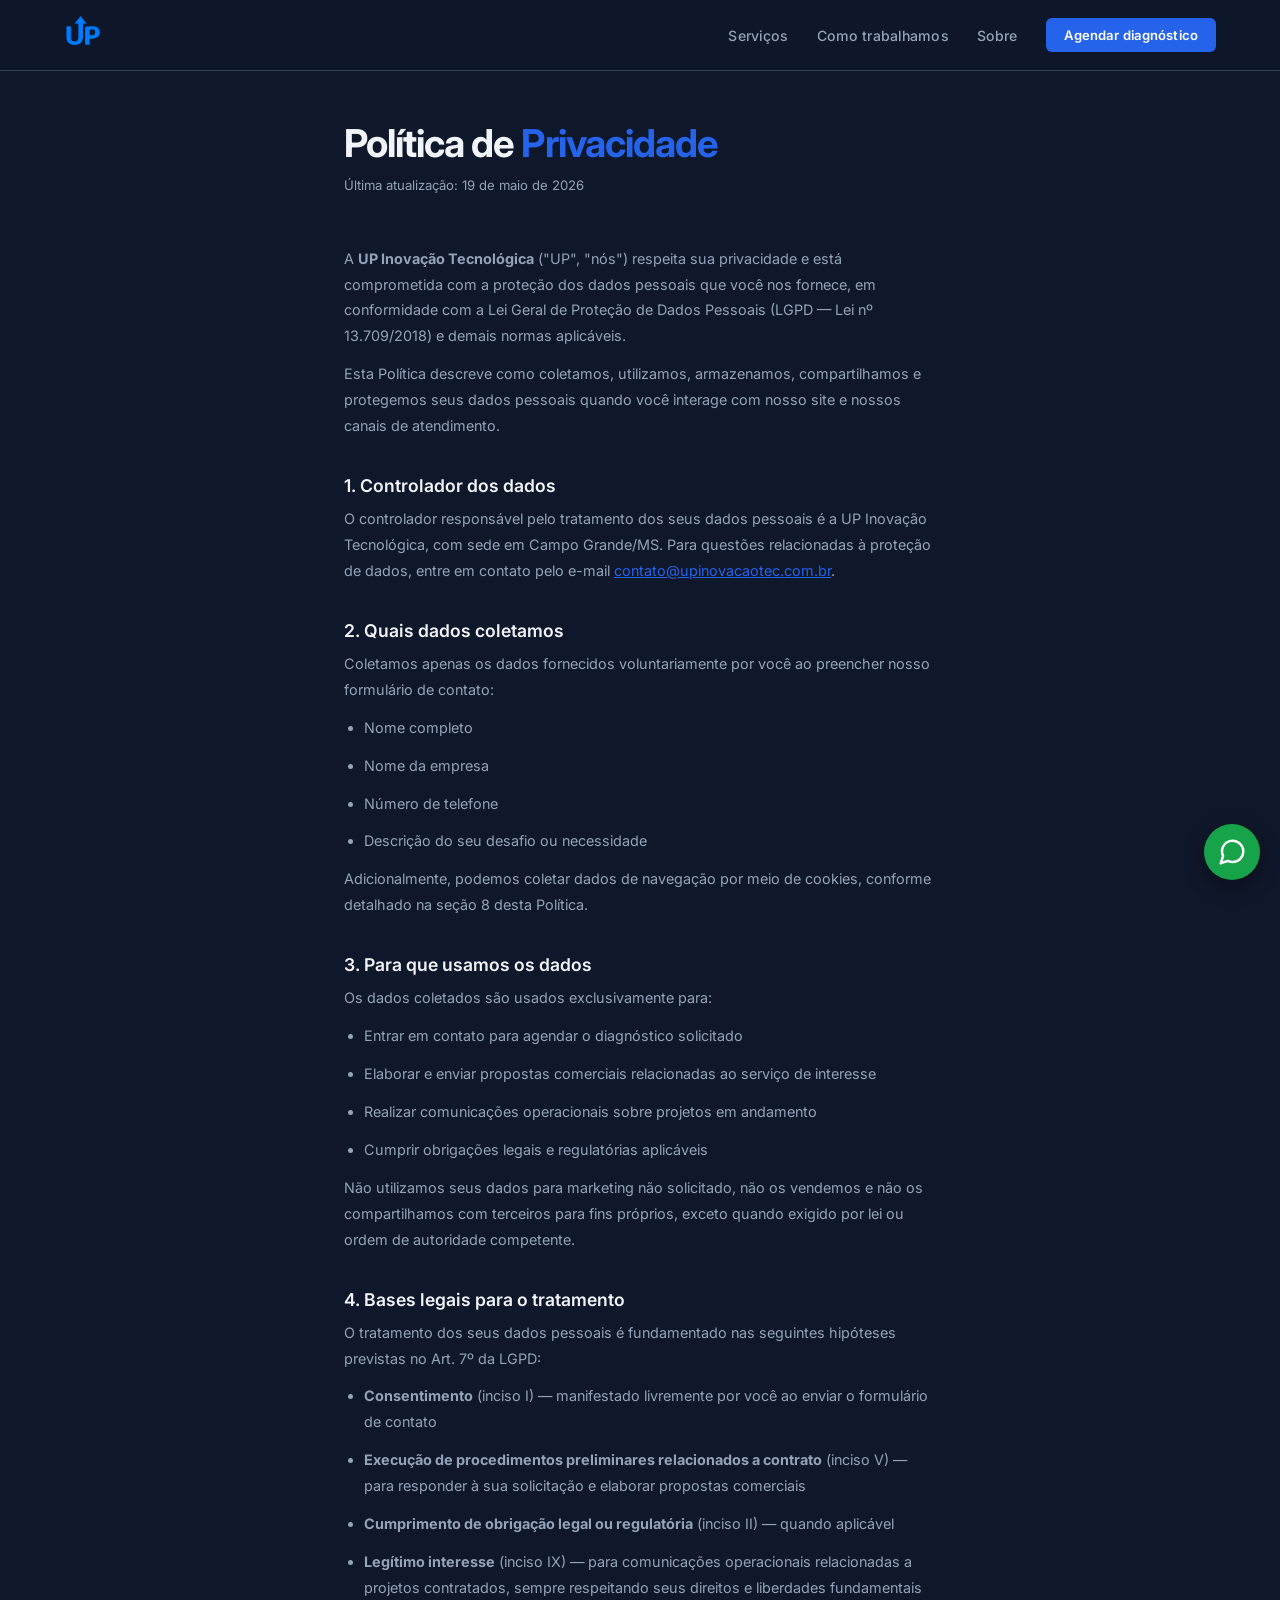
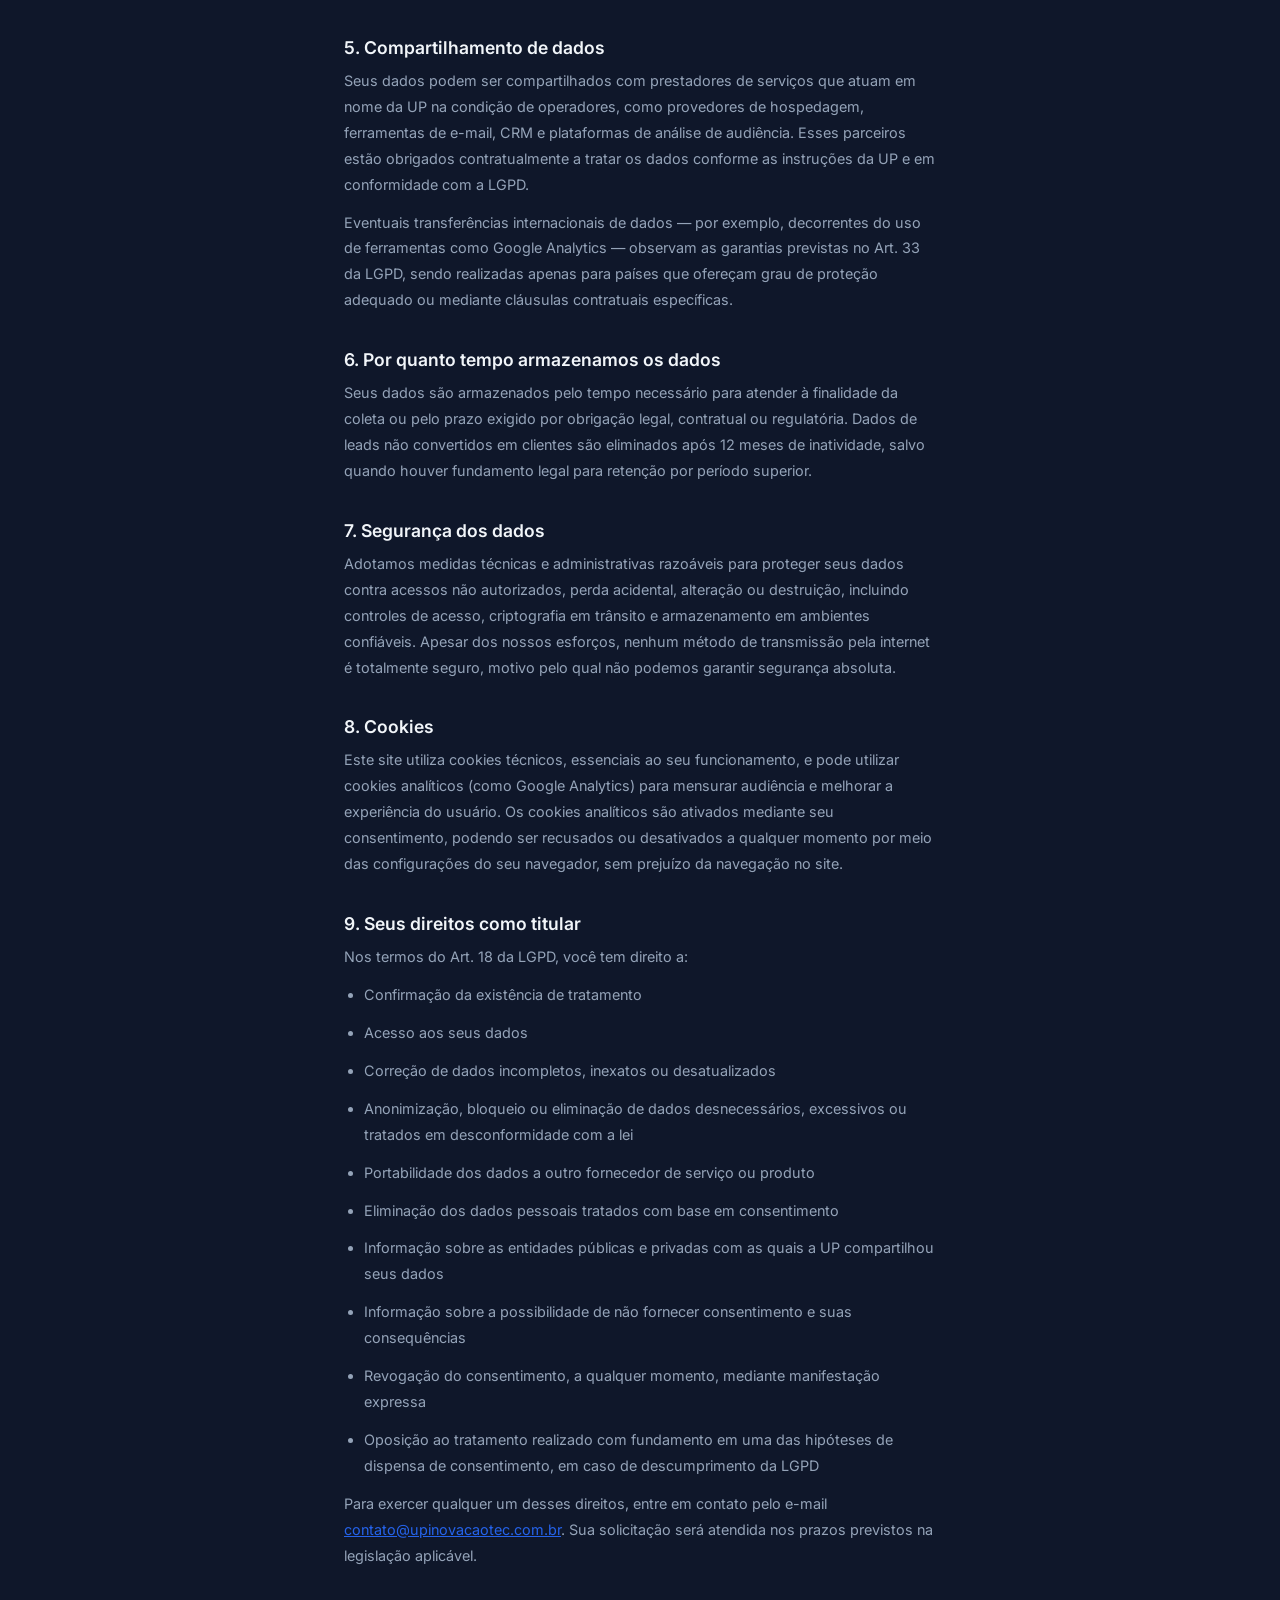
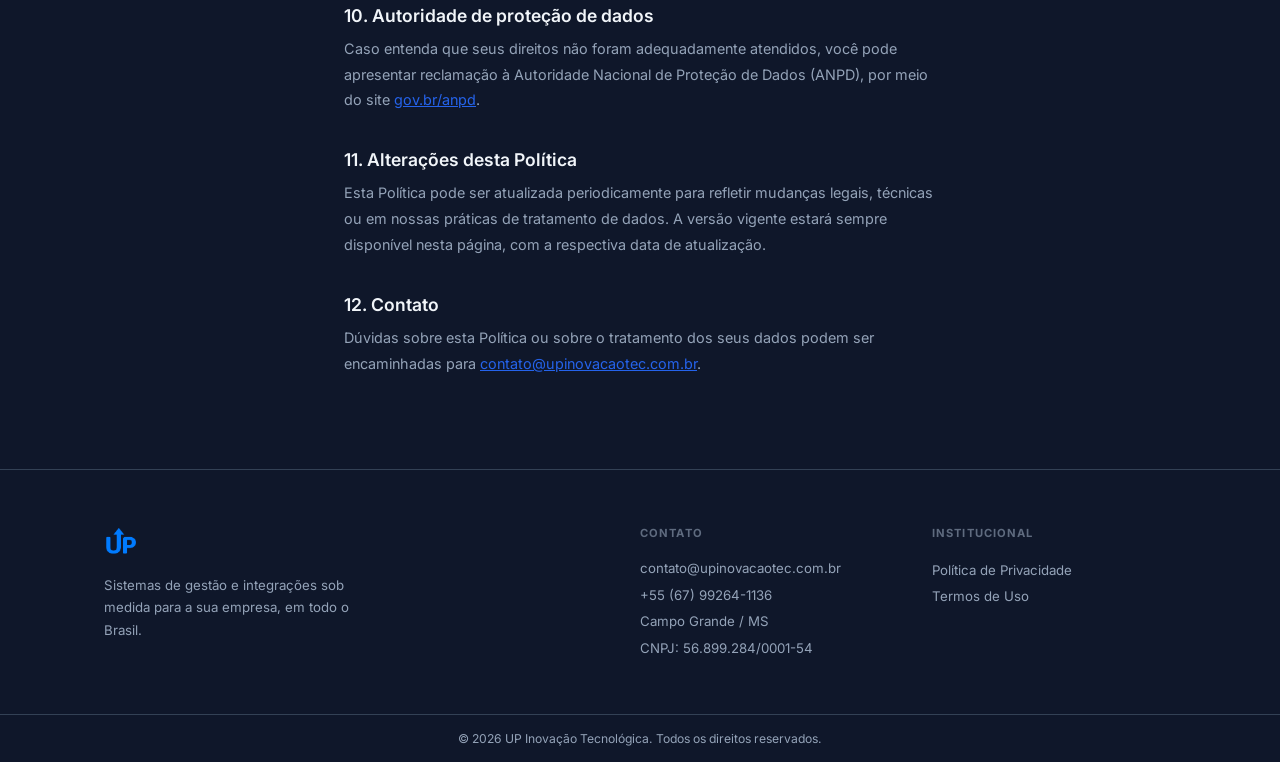
<file: privacidade.html>
<!DOCTYPE html>
<html lang="pt-br">
<head>
    <meta charset="UTF-8">
    <meta name="viewport" content="width=device-width, initial-scale=1.0">
    <title>Política de Privacidade — UP Inovação Tecnológica</title>
    <meta name="description" content="Política de Privacidade da UP Inovação Tecnológica, em conformidade com a LGPD. Saiba como tratamos seus dados pessoais.">
    <meta name="robots" content="noindex, follow">
    <link rel="canonical" href="https://www.upinovacaotec.com.br/privacidade.html">
    <link rel="icon" type="image/png" href="images/up-logo2.png">
    <!-- Open Graph -->
    <meta property="og:type" content="website">
    <meta property="og:site_name" content="UP Inovação Tecnológica">
    <meta property="og:title" content="Política de Privacidade — UP Inovação Tecnológica">
    <meta property="og:description" content="Política de Privacidade da UP Inovação Tecnológica, em conformidade com a LGPD. Saiba como tratamos seus dados pessoais.">
    <meta property="og:url" content="https://www.upinovacaotec.com.br/privacidade.html">
    <meta property="og:image" content="https://www.upinovacaotec.com.br/images/up-logo2.png">
    <link rel="preconnect" href="https://fonts.googleapis.com">
    <link rel="preconnect" href="https://fonts.gstatic.com" crossorigin>
    <link href="https://fonts.googleapis.com/css2?family=Inter:wght@400;500;600;700&display=swap" rel="stylesheet">
    <link rel="stylesheet" href="styles.css">
    <style>
        .page-content {
            max-width: 720px;
            margin: 0 auto;
            padding: 120px 5% 80px;
            text-align: left;
        }
        .page-content h1 {
            font-size: clamp(1.8rem, 4vw, 2.4rem);
            font-weight: 700;
            letter-spacing: -0.025em;
            margin-bottom: 8px;
        }
        .page-content .data-atualizacao {
            font-size: 0.82rem;
            color: var(--cor-texto-secundario);
            margin-bottom: 48px;
        }
        .page-content h2 {
            font-size: 1.1rem;
            font-weight: 600;
            color: var(--cor-texto);
            margin-top: 36px;
            margin-bottom: 10px;
        }
        .page-content p,
        .page-content li {
            font-size: 0.9rem;
            color: var(--cor-texto-secundario);
            line-height: 1.8;
            margin-bottom: 12px;
        }
        .page-content ul {
            padding-left: 20px;
        }
        .page-content a {
            color: var(--cor-primaria);
        }
    </style>
</head>
<body>
    <div id="site-header"></div>

    <main class="page-content">
        <h1>Política de <span class="highlight">Privacidade</span></h1>
        <p class="data-atualizacao">Última atualização: 19 de maio de 2026</p>

        <p>A <strong>UP Inovação Tecnológica</strong> ("UP", "nós") respeita sua privacidade e está comprometida com a proteção dos dados pessoais que você nos fornece, em conformidade com a Lei Geral de Proteção de Dados Pessoais (LGPD — Lei nº 13.709/2018) e demais normas aplicáveis.</p>

        <p>Esta Política descreve como coletamos, utilizamos, armazenamos, compartilhamos e protegemos seus dados pessoais quando você interage com nosso site e nossos canais de atendimento.</p>

        <h2>1. Controlador dos dados</h2>
        <p>O controlador responsável pelo tratamento dos seus dados pessoais é a UP Inovação Tecnológica, com sede em Campo Grande/MS. Para questões relacionadas à proteção de dados, entre em contato pelo e-mail <a href="mailto:contato@upinovacaotec.com.br">contato@upinovacaotec.com.br</a>.</p>

        <h2>2. Quais dados coletamos</h2>
        <p>Coletamos apenas os dados fornecidos voluntariamente por você ao preencher nosso formulário de contato:</p>
        <ul>
            <li>Nome completo</li>
            <li>Nome da empresa</li>
            <li>Número de telefone</li>
            <li>Descrição do seu desafio ou necessidade</li>
        </ul>
        <p>Adicionalmente, podemos coletar dados de navegação por meio de cookies, conforme detalhado na seção 8 desta Política.</p>

        <h2>3. Para que usamos os dados</h2>
        <p>Os dados coletados são usados exclusivamente para:</p>
        <ul>
            <li>Entrar em contato para agendar o diagnóstico solicitado</li>
            <li>Elaborar e enviar propostas comerciais relacionadas ao serviço de interesse</li>
            <li>Realizar comunicações operacionais sobre projetos em andamento</li>
            <li>Cumprir obrigações legais e regulatórias aplicáveis</li>
        </ul>
        <p>Não utilizamos seus dados para marketing não solicitado, não os vendemos e não os compartilhamos com terceiros para fins próprios, exceto quando exigido por lei ou ordem de autoridade competente.</p>

        <h2>4. Bases legais para o tratamento</h2>
        <p>O tratamento dos seus dados pessoais é fundamentado nas seguintes hipóteses previstas no Art. 7º da LGPD:</p>
        <ul>
            <li><strong>Consentimento</strong> (inciso I) — manifestado livremente por você ao enviar o formulário de contato</li>
            <li><strong>Execução de procedimentos preliminares relacionados a contrato</strong> (inciso V) — para responder à sua solicitação e elaborar propostas comerciais</li>
            <li><strong>Cumprimento de obrigação legal ou regulatória</strong> (inciso II) — quando aplicável</li>
            <li><strong>Legítimo interesse</strong> (inciso IX) — para comunicações operacionais relacionadas a projetos contratados, sempre respeitando seus direitos e liberdades fundamentais</li>
        </ul>

        <h2>5. Compartilhamento de dados</h2>
        <p>Seus dados podem ser compartilhados com prestadores de serviços que atuam em nome da UP na condição de operadores, como provedores de hospedagem, ferramentas de e-mail, CRM e plataformas de análise de audiência. Esses parceiros estão obrigados contratualmente a tratar os dados conforme as instruções da UP e em conformidade com a LGPD.</p>
        <p>Eventuais transferências internacionais de dados — por exemplo, decorrentes do uso de ferramentas como Google Analytics — observam as garantias previstas no Art. 33 da LGPD, sendo realizadas apenas para países que ofereçam grau de proteção adequado ou mediante cláusulas contratuais específicas.</p>

        <h2>6. Por quanto tempo armazenamos os dados</h2>
        <p>Seus dados são armazenados pelo tempo necessário para atender à finalidade da coleta ou pelo prazo exigido por obrigação legal, contratual ou regulatória. Dados de leads não convertidos em clientes são eliminados após 12 meses de inatividade, salvo quando houver fundamento legal para retenção por período superior.</p>

        <h2>7. Segurança dos dados</h2>
        <p>Adotamos medidas técnicas e administrativas razoáveis para proteger seus dados contra acessos não autorizados, perda acidental, alteração ou destruição, incluindo controles de acesso, criptografia em trânsito e armazenamento em ambientes confiáveis. Apesar dos nossos esforços, nenhum método de transmissão pela internet é totalmente seguro, motivo pelo qual não podemos garantir segurança absoluta.</p>

        <h2>8. Cookies</h2>
        <p>Este site utiliza cookies técnicos, essenciais ao seu funcionamento, e pode utilizar cookies analíticos (como Google Analytics) para mensurar audiência e melhorar a experiência do usuário. Os cookies analíticos são ativados mediante seu consentimento, podendo ser recusados ou desativados a qualquer momento por meio das configurações do seu navegador, sem prejuízo da navegação no site.</p>

        <h2>9. Seus direitos como titular</h2>
        <p>Nos termos do Art. 18 da LGPD, você tem direito a:</p>
        <ul>
            <li>Confirmação da existência de tratamento</li>
            <li>Acesso aos seus dados</li>
            <li>Correção de dados incompletos, inexatos ou desatualizados</li>
            <li>Anonimização, bloqueio ou eliminação de dados desnecessários, excessivos ou tratados em desconformidade com a lei</li>
            <li>Portabilidade dos dados a outro fornecedor de serviço ou produto</li>
            <li>Eliminação dos dados pessoais tratados com base em consentimento</li>
            <li>Informação sobre as entidades públicas e privadas com as quais a UP compartilhou seus dados</li>
            <li>Informação sobre a possibilidade de não fornecer consentimento e suas consequências</li>
            <li>Revogação do consentimento, a qualquer momento, mediante manifestação expressa</li>
            <li>Oposição ao tratamento realizado com fundamento em uma das hipóteses de dispensa de consentimento, em caso de descumprimento da LGPD</li>
        </ul>
        <p>Para exercer qualquer um desses direitos, entre em contato pelo e-mail <a href="mailto:contato@upinovacaotec.com.br">contato@upinovacaotec.com.br</a>. Sua solicitação será atendida nos prazos previstos na legislação aplicável.</p>

        <h2>10. Autoridade de proteção de dados</h2>
        <p>Caso entenda que seus direitos não foram adequadamente atendidos, você pode apresentar reclamação à Autoridade Nacional de Proteção de Dados (ANPD), por meio do site <a href="https://www.gov.br/anpd" target="_blank" rel="noopener">gov.br/anpd</a>.</p>

        <h2>11. Alterações desta Política</h2>
        <p>Esta Política pode ser atualizada periodicamente para refletir mudanças legais, técnicas ou em nossas práticas de tratamento de dados. A versão vigente estará sempre disponível nesta página, com a respectiva data de atualização.</p>

        <h2>12. Contato</h2>
        <p>Dúvidas sobre esta Política ou sobre o tratamento dos seus dados podem ser encaminhadas para <a href="mailto:contato@upinovacaotec.com.br">contato@upinovacaotec.com.br</a>.</p>
    </main>

    <div id="site-footer"></div>
    <script src="scripts/components.js"></script>
</body>
</html>
</file>
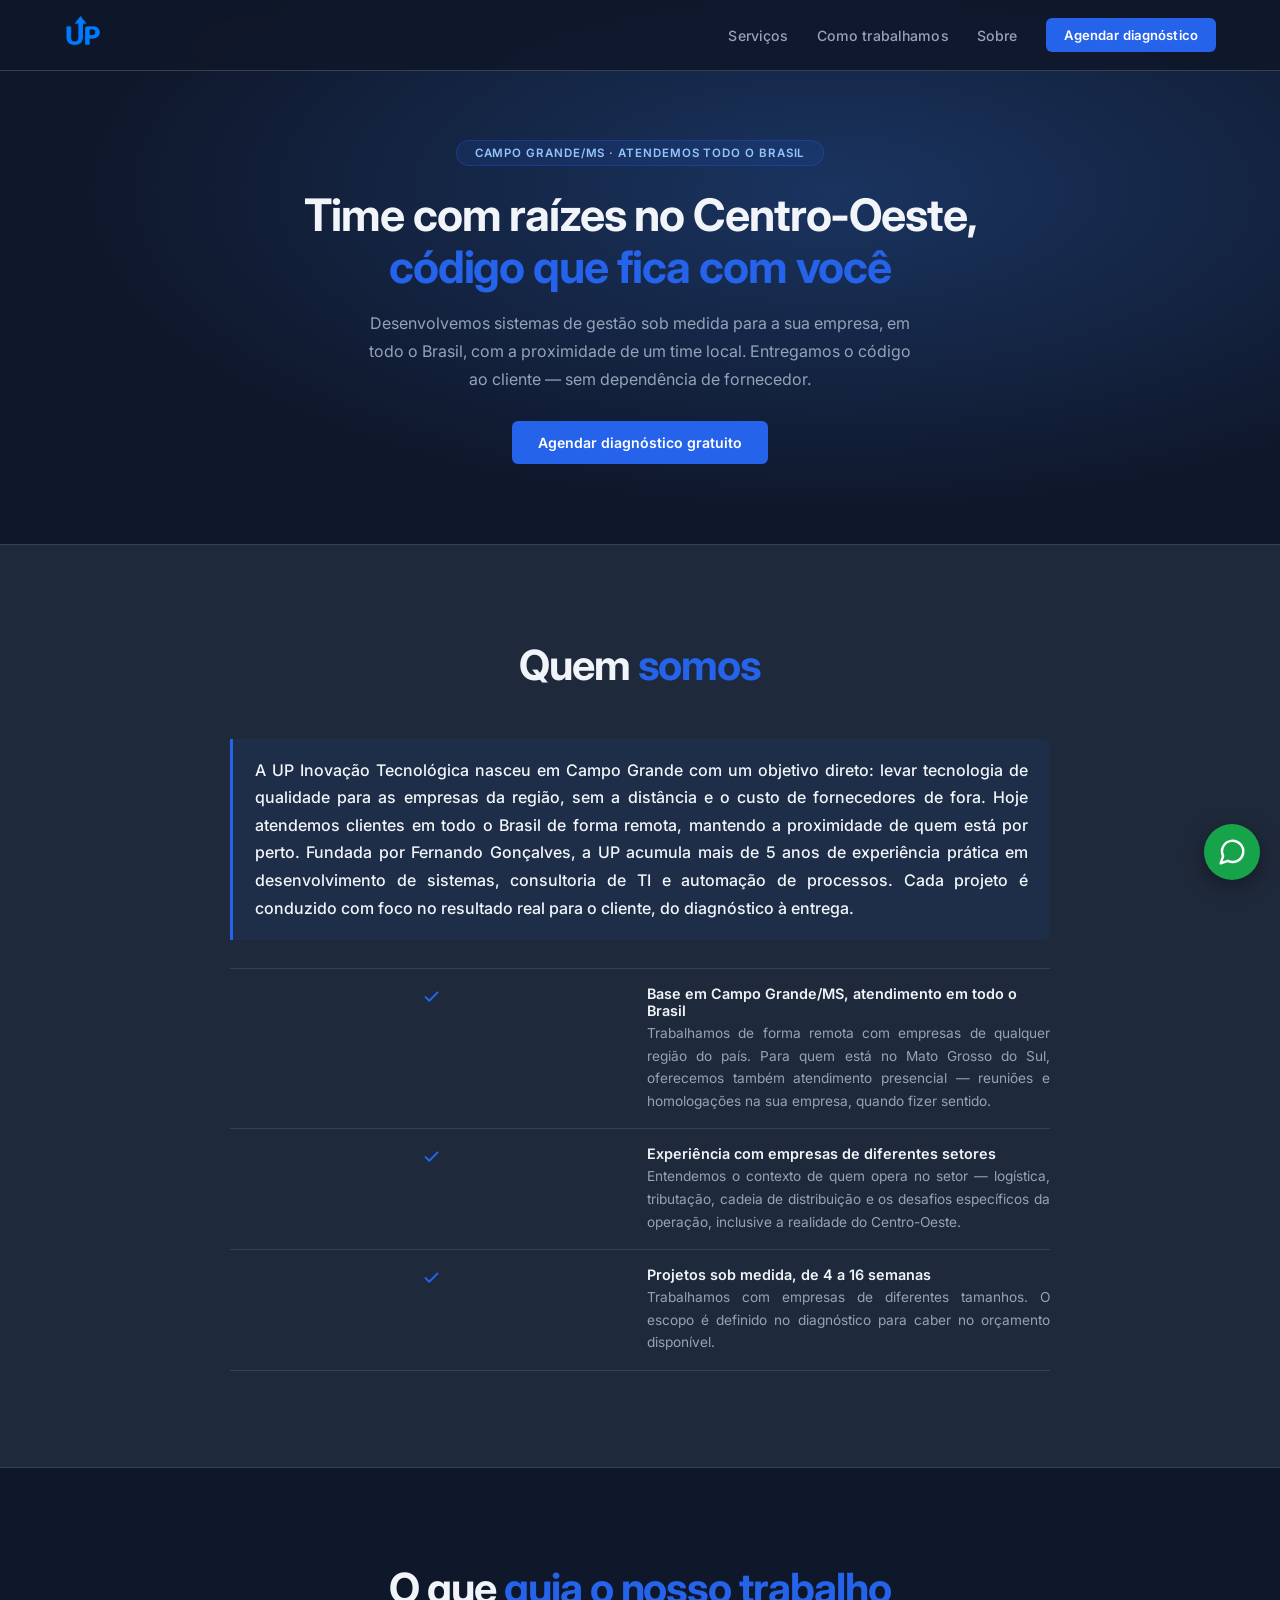
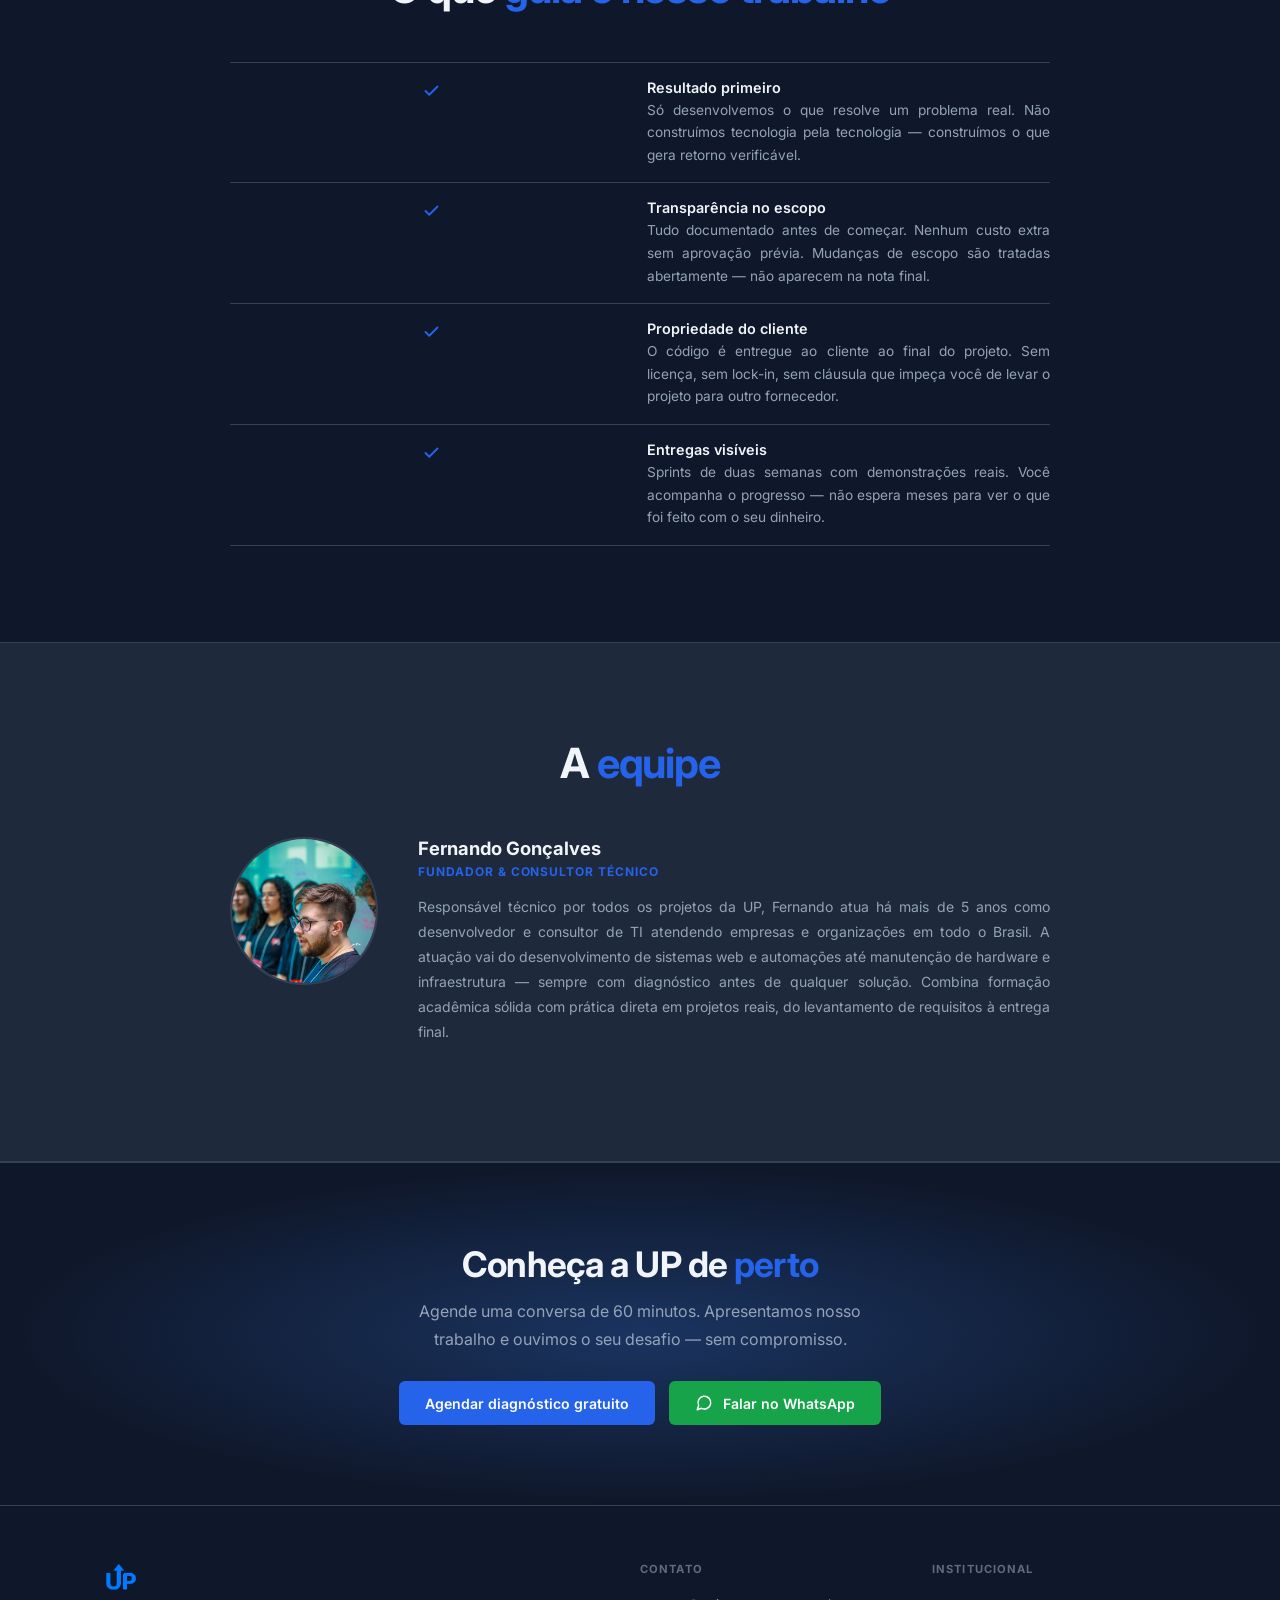
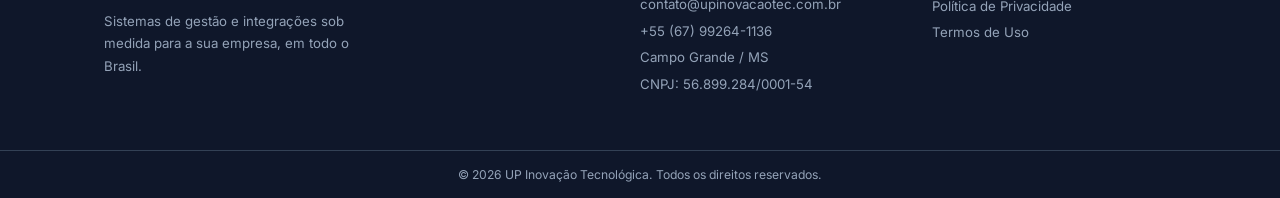
<file: sobre.html>
<!DOCTYPE html>
<html lang="pt-br">
<head>
    <meta charset="UTF-8">
    <meta name="viewport" content="width=device-width, initial-scale=1.0">
    <title>Sobre a UP Inovação Tecnológica — Campo Grande/MS</title>
    <meta name="description" content="Time com base no Centro-Oeste atendendo empresas em todo o Brasil, especializado em sistemas de gestão sob medida. Código entregue ao cliente, sprints de 2 semanas, sem lock-in.">
    <link rel="canonical" href="https://www.upinovacaotec.com.br/sobre.html">
    <link rel="icon" type="image/png" href="images/up-logo2.png">
    <!-- Open Graph -->
    <meta property="og:type" content="website">
    <meta property="og:site_name" content="UP Inovação Tecnológica">
    <meta property="og:title" content="Sobre a UP Inovação Tecnológica — Campo Grande/MS">
    <meta property="og:description" content="Time com base no Centro-Oeste atendendo empresas em todo o Brasil, especializado em sistemas de gestão sob medida. Código entregue ao cliente, sprints de 2 semanas, sem lock-in.">
    <meta property="og:url" content="https://www.upinovacaotec.com.br/sobre.html">
    <meta property="og:image" content="https://www.upinovacaotec.com.br/images/up-logo2.png">
    <link rel="preconnect" href="https://fonts.googleapis.com">
    <link rel="preconnect" href="https://fonts.gstatic.com" crossorigin>
    <link href="https://fonts.googleapis.com/css2?family=Inter:wght@400;500;600;700&display=swap" rel="stylesheet">
    <link rel="stylesheet" href="styles.css">
</head>
<body>

    <div id="site-header"></div>

    <!-- HERO -->
    <section class="page-hero">
        <span class="hero-badge">Campo Grande/MS · Atendemos todo o Brasil</span>
        <h1>Time com raízes no Centro-Oeste, <span class="highlight">código que fica com você</span></h1>
        <p>Desenvolvemos sistemas de gestão sob medida para a sua empresa, em todo o Brasil, com a proximidade de um time local. Entregamos o código ao cliente — sem dependência de fornecedor.</p>
        <div class="page-hero-ctas">
            <a href="https://wa.me/5567992641136?text=Ol%C3%A1%2C+vim+pelo+site+da+UP+e+gostaria+de+agendar+um+diagn%C3%B3stico+gratuito" class="cta-button" target="_blank" rel="noopener noreferrer">Agendar diagnóstico gratuito</a>
        </div>
    </section>

    <!-- QUEM SOMOS -->
    <section class="section section-alt">
        <div class="container">
            <div class="section-header">
                <h2>Quem <span class="highlight">somos</span></h2>
            </div>
            <div class="solucao-box">
                <p style="text-align:justify;">A UP Inovação Tecnológica nasceu em Campo Grande com um objetivo direto: levar tecnologia de qualidade para as empresas da região, sem a distância e o custo de fornecedores de fora. Hoje atendemos clientes em todo o Brasil de forma remota, mantendo a proximidade de quem está por perto. Fundada por Fernando Gonçalves, a UP acumula mais de 5 anos de experiência prática em desenvolvimento de sistemas, consultoria de TI e automação de processos. Cada projeto é conduzido com foco no resultado real para o cliente, do diagnóstico à entrega.</p>
            </div>
            <ul class="feature-list" style="margin-top: 28px;">
                <li class="feature-item">
                    <div class="feature-check" aria-hidden="true"><svg viewBox="0 0 24 24" fill="none" stroke="currentColor" stroke-width="2.5" stroke-linecap="round" stroke-linejoin="round"><polyline points="20 6 9 17 4 12"/></svg></div>
                    <div>
                        <strong>Base em Campo Grande/MS, atendimento em todo o Brasil</strong>
                        <p style="text-align:justify;">Trabalhamos de forma remota com empresas de qualquer região do país. Para quem está no Mato Grosso do Sul, oferecemos também atendimento presencial — reuniões e homologações na sua empresa, quando fizer sentido.</p>
                    </div>
                </li>
                <li class="feature-item">
                    <div class="feature-check" aria-hidden="true"><svg viewBox="0 0 24 24" fill="none" stroke="currentColor" stroke-width="2.5" stroke-linecap="round" stroke-linejoin="round"><polyline points="20 6 9 17 4 12"/></svg></div>
                    <div>
                        <strong>Experiência com empresas de diferentes setores</strong>
                        <p style="text-align:justify;">Entendemos o contexto de quem opera no setor — logística, tributação, cadeia de distribuição e os desafios específicos da operação, inclusive a realidade do Centro-Oeste.</p>
                    </div>
                </li>
                <li class="feature-item">
                    <div class="feature-check" aria-hidden="true"><svg viewBox="0 0 24 24" fill="none" stroke="currentColor" stroke-width="2.5" stroke-linecap="round" stroke-linejoin="round"><polyline points="20 6 9 17 4 12"/></svg></div>
                    <div>
                        <strong>Projetos sob medida, de 4 a 16 semanas</strong>
                        <p style="text-align:justify;">Trabalhamos com empresas de diferentes tamanhos. O escopo é definido no diagnóstico para caber no orçamento disponível.</p>
                    </div>
                </li>
            </ul>
        </div>
    </section>

    <!-- VALORES -->
    <section class="section">
        <div class="container">
            <div class="section-header">
                <h2>O que <span class="highlight">guia o nosso trabalho</span></h2>
            </div>
            <ul class="feature-list">
                <li class="feature-item">
                    <div class="feature-check" aria-hidden="true"><svg viewBox="0 0 24 24" fill="none" stroke="currentColor" stroke-width="2.5" stroke-linecap="round" stroke-linejoin="round"><polyline points="20 6 9 17 4 12"/></svg></div>
                    <div>
                        <strong>Resultado primeiro</strong>
                        <p style="text-align:justify;">Só desenvolvemos o que resolve um problema real. Não construímos tecnologia pela tecnologia — construímos o que gera retorno verificável.</p>
                    </div>
                </li>
                <li class="feature-item">
                    <div class="feature-check" aria-hidden="true"><svg viewBox="0 0 24 24" fill="none" stroke="currentColor" stroke-width="2.5" stroke-linecap="round" stroke-linejoin="round"><polyline points="20 6 9 17 4 12"/></svg></div>
                    <div>
                        <strong>Transparência no escopo</strong>
                        <p style="text-align:justify;">Tudo documentado antes de começar. Nenhum custo extra sem aprovação prévia. Mudanças de escopo são tratadas abertamente — não aparecem na nota final.</p>
                    </div>
                </li>
                <li class="feature-item">
                    <div class="feature-check" aria-hidden="true"><svg viewBox="0 0 24 24" fill="none" stroke="currentColor" stroke-width="2.5" stroke-linecap="round" stroke-linejoin="round"><polyline points="20 6 9 17 4 12"/></svg></div>
                    <div>
                        <strong>Propriedade do cliente</strong>
                        <p style="text-align:justify;">O código é entregue ao cliente ao final do projeto. Sem licença, sem lock-in, sem cláusula que impeça você de levar o projeto para outro fornecedor.</p>
                    </div>
                </li>
                <li class="feature-item">
                    <div class="feature-check" aria-hidden="true"><svg viewBox="0 0 24 24" fill="none" stroke="currentColor" stroke-width="2.5" stroke-linecap="round" stroke-linejoin="round"><polyline points="20 6 9 17 4 12"/></svg></div>
                    <div>
                        <strong>Entregas visíveis</strong>
                        <p style="text-align:justify;">Sprints de duas semanas com demonstrações reais. Você acompanha o progresso — não espera meses para ver o que foi feito com o seu dinheiro.</p>
                    </div>
                </li>
            </ul>
        </div>
    </section>

    <!-- EQUIPE -->
    <section class="section section-alt">
        <div class="container">
            <div class="section-header">
                <h2>A <span class="highlight">equipe</span></h2>
            </div>
            <div class="perfil">
                <img src="images/fernando.webp" alt="Fernando Gonçalves" class="perfil-foto">
                <div class="perfil-info">
                    <h3 class="perfil-nome">Fernando Gonçalves</h3>
                    <p class="perfil-cargo">Fundador &amp; Consultor Técnico</p>
                    <p class="perfil-bio" style="text-align:justify;">Responsável técnico por todos os projetos da UP, Fernando atua há mais de 5 anos como desenvolvedor e consultor de TI atendendo empresas e organizações em todo o Brasil. A atuação vai do desenvolvimento de sistemas web e automações até manutenção de hardware e infraestrutura — sempre com diagnóstico antes de qualquer solução. Combina formação acadêmica sólida com prática direta em projetos reais, do levantamento de requisitos à entrega final.</p>
                </div>
            </div>
        </div>
    </section>

    <!-- CTA BOTTOM -->
    <section class="cta-section">
        <h2>Conheça a UP de <span class="highlight">perto</span></h2>
        <p>Agende uma conversa de 60 minutos. Apresentamos nosso trabalho e ouvimos o seu desafio — sem compromisso.</p>
        <div class="cta-section-buttons">
            <a href="https://wa.me/5567992641136?text=Ol%C3%A1%2C+vim+pelo+site+da+UP+e+gostaria+de+agendar+um+diagn%C3%B3stico+gratuito" class="cta-button" target="_blank" rel="noopener noreferrer">Agendar diagnóstico gratuito</a>
            <a href="https://wa.me/5567992641136?text=Ol%C3%A1%2C+vim+pelo+site+da+UP+e+gostaria+de+conhecer+melhor+o+time" class="cta-button-whatsapp" target="_blank" rel="noopener noreferrer">
                <svg viewBox="0 0 24 24" fill="none" stroke="currentColor" stroke-width="2" stroke-linecap="round" stroke-linejoin="round" aria-hidden="true"><path d="m3 21 1.9-5.7a8.5 8.5 0 1 1 3.8 3.8z"/></svg>
                Falar no WhatsApp
            </a>
        </div>
    </section>

    <div id="site-footer"></div>

    <script src="scripts/components.js"></script>
</body>
</html>
</file>
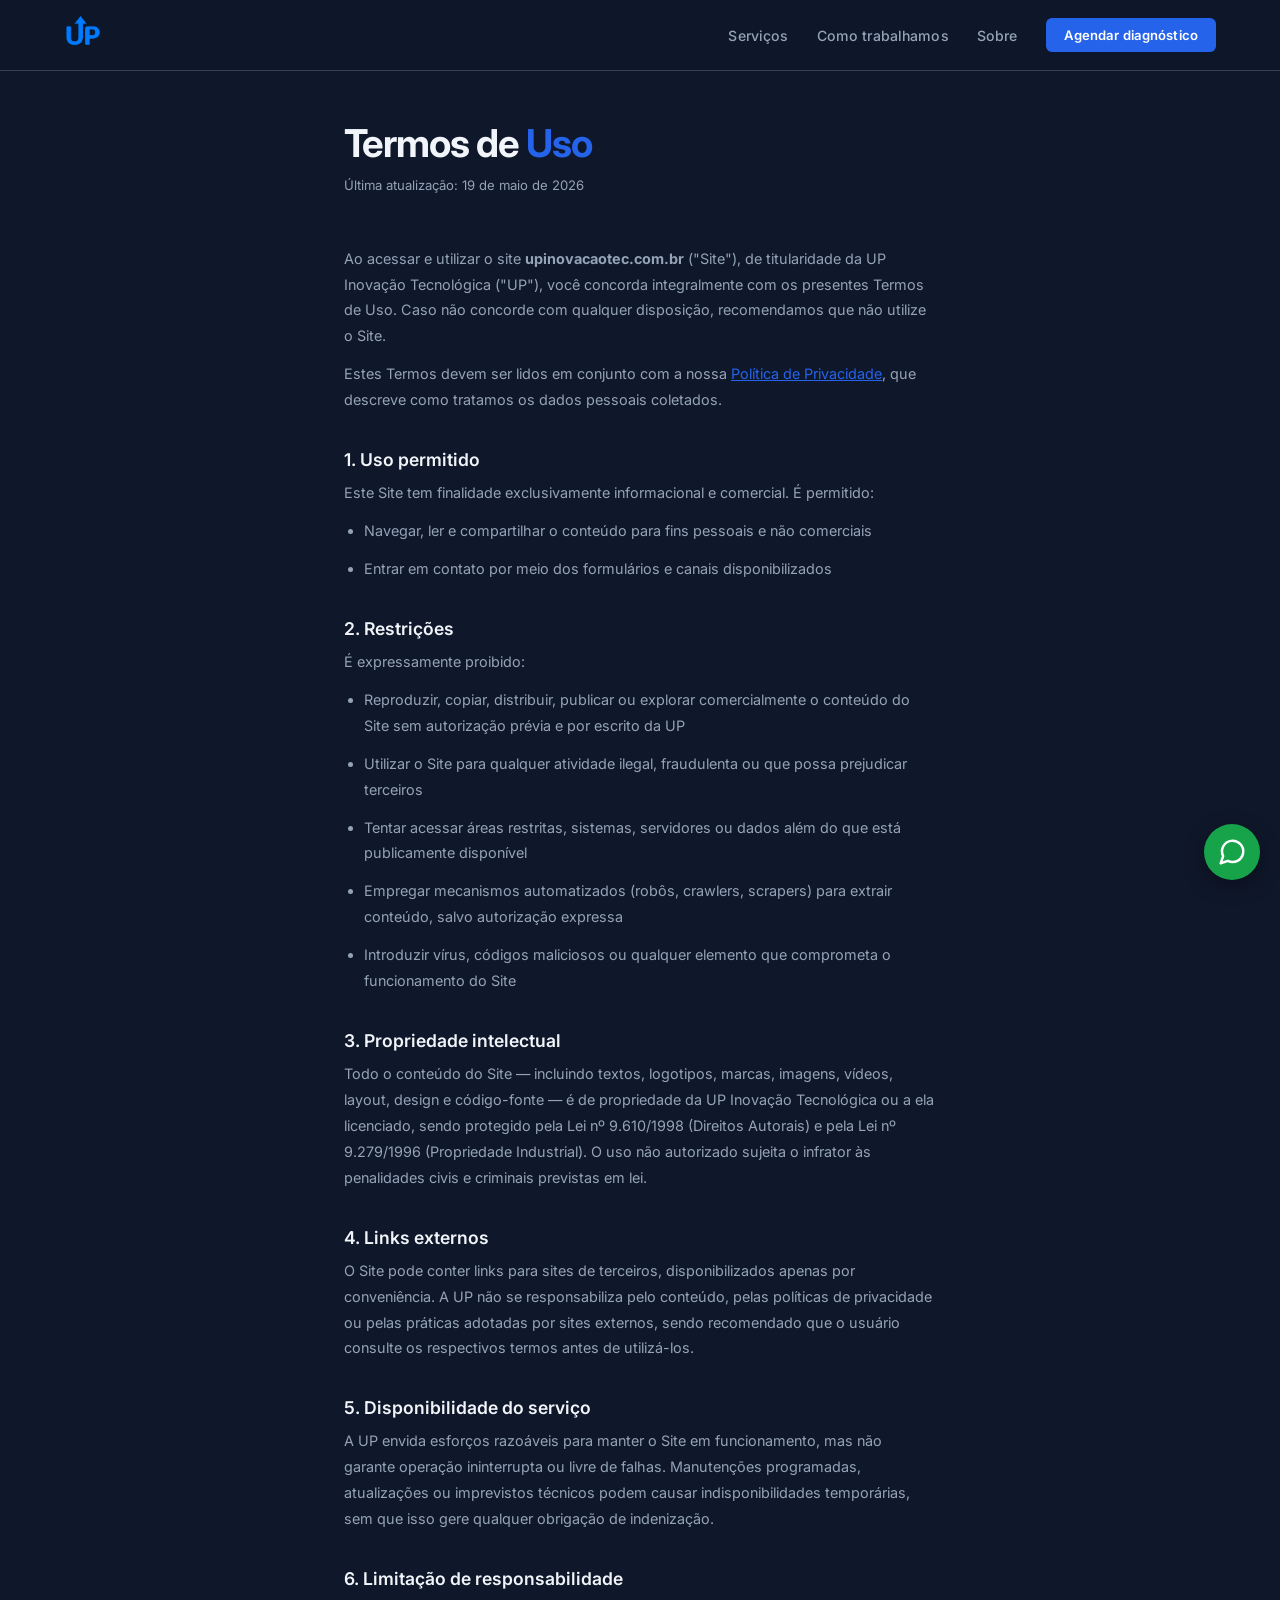
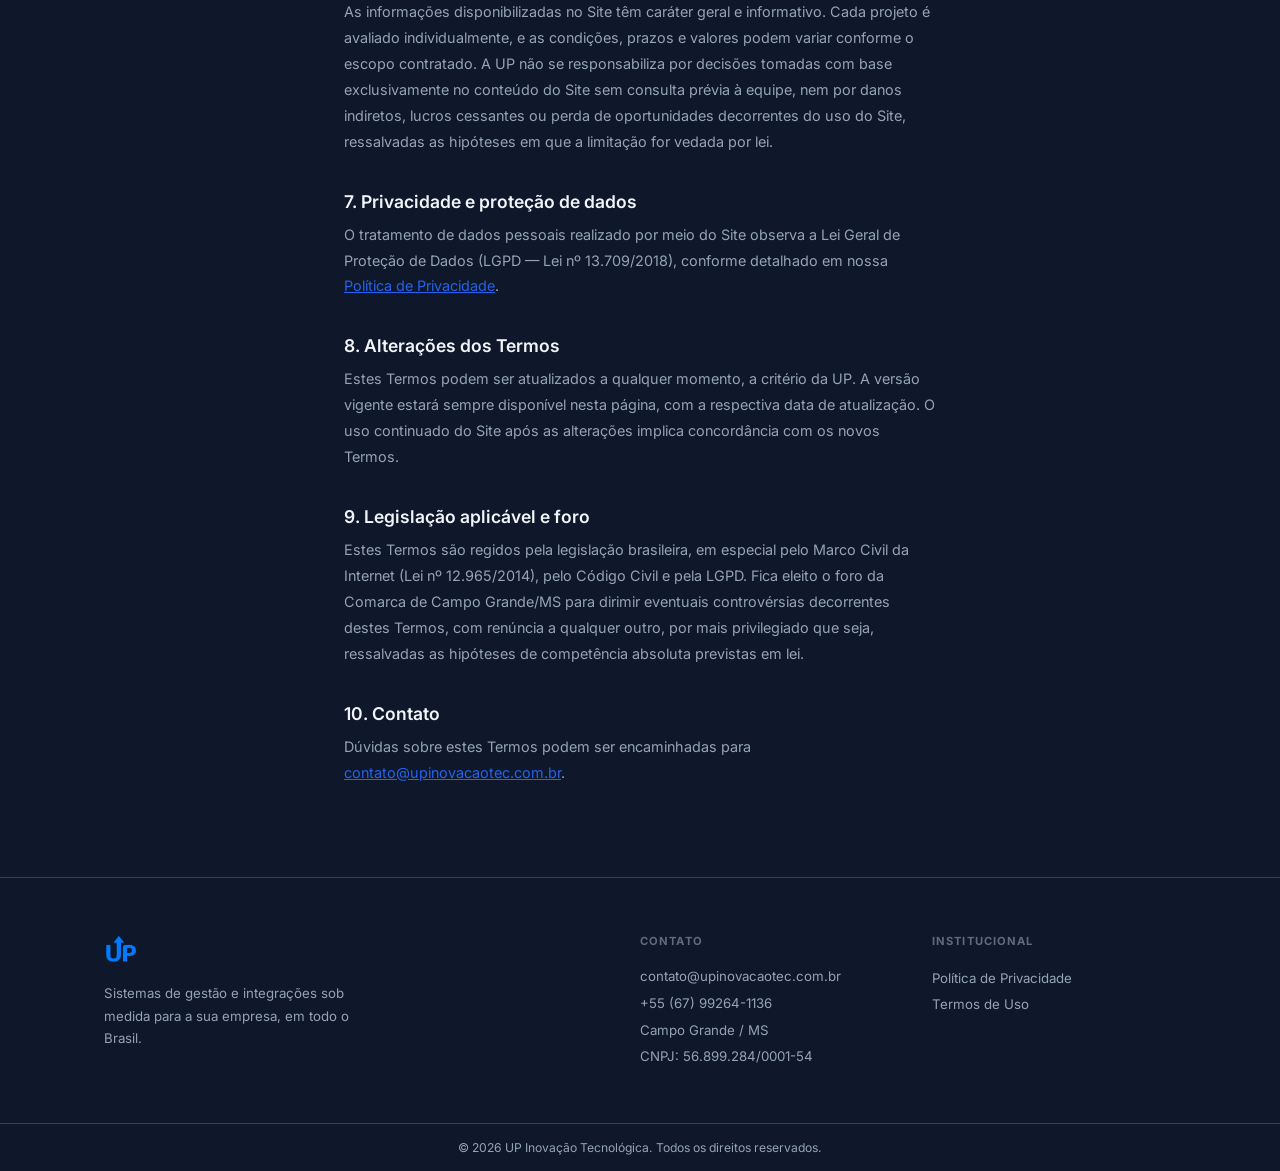
<file: termos.html>
<!DOCTYPE html>
<html lang="pt-br">
<head>
    <meta charset="UTF-8">
    <meta name="viewport" content="width=device-width, initial-scale=1.0">
    <title>Termos de Uso — UP Inovação Tecnológica</title>
    <meta name="description" content="Termos de Uso do site UP Inovação Tecnológica. Condições de navegação, propriedade intelectual e limitação de responsabilidade.">
    <meta name="robots" content="noindex, follow">
    <link rel="canonical" href="https://www.upinovacaotec.com.br/termos.html">
    <link rel="icon" type="image/png" href="images/up-logo2.png">
    <!-- Open Graph -->
    <meta property="og:type" content="website">
    <meta property="og:site_name" content="UP Inovação Tecnológica">
    <meta property="og:title" content="Termos de Uso — UP Inovação Tecnológica">
    <meta property="og:description" content="Termos de Uso do site UP Inovação Tecnológica. Condições de navegação, propriedade intelectual e limitação de responsabilidade.">
    <meta property="og:url" content="https://www.upinovacaotec.com.br/termos.html">
    <meta property="og:image" content="https://www.upinovacaotec.com.br/images/up-logo2.png">
    <link rel="preconnect" href="https://fonts.googleapis.com">
    <link rel="preconnect" href="https://fonts.gstatic.com" crossorigin>
    <link href="https://fonts.googleapis.com/css2?family=Inter:wght@400;500;600;700&display=swap" rel="stylesheet">
    <link rel="stylesheet" href="styles.css">
    <style>
        .page-content {
            max-width: 720px;
            margin: 0 auto;
            padding: 120px 5% 80px;
            text-align: left;
        }
        .page-content h1 {
            font-size: clamp(1.8rem, 4vw, 2.4rem);
            font-weight: 700;
            letter-spacing: -0.025em;
            margin-bottom: 8px;
        }
        .page-content .data-atualizacao {
            font-size: 0.82rem;
            color: var(--cor-texto-secundario);
            margin-bottom: 48px;
        }
        .page-content h2 {
            font-size: 1.1rem;
            font-weight: 600;
            color: var(--cor-texto);
            margin-top: 36px;
            margin-bottom: 10px;
        }
        .page-content p,
        .page-content li {
            font-size: 0.9rem;
            color: var(--cor-texto-secundario);
            line-height: 1.8;
            margin-bottom: 12px;
        }
        .page-content ul {
            padding-left: 20px;
        }
        .page-content a {
            color: var(--cor-primaria);
        }
    </style>
</head>
<body>
    <div id="site-header"></div>

    <main class="page-content">
        <h1>Termos de <span class="highlight">Uso</span></h1>
        <p class="data-atualizacao">Última atualização: 19 de maio de 2026</p>

        <p>Ao acessar e utilizar o site <strong>upinovacaotec.com.br</strong> ("Site"), de titularidade da UP Inovação Tecnológica ("UP"), você concorda integralmente com os presentes Termos de Uso. Caso não concorde com qualquer disposição, recomendamos que não utilize o Site.</p>

        <p>Estes Termos devem ser lidos em conjunto com a nossa <a href="privacidade.html">Política de Privacidade</a>, que descreve como tratamos os dados pessoais coletados.</p>

        <h2>1. Uso permitido</h2>
        <p>Este Site tem finalidade exclusivamente informacional e comercial. É permitido:</p>
        <ul>
            <li>Navegar, ler e compartilhar o conteúdo para fins pessoais e não comerciais</li>
            <li>Entrar em contato por meio dos formulários e canais disponibilizados</li>
        </ul>

        <h2>2. Restrições</h2>
        <p>É expressamente proibido:</p>
        <ul>
            <li>Reproduzir, copiar, distribuir, publicar ou explorar comercialmente o conteúdo do Site sem autorização prévia e por escrito da UP</li>
            <li>Utilizar o Site para qualquer atividade ilegal, fraudulenta ou que possa prejudicar terceiros</li>
            <li>Tentar acessar áreas restritas, sistemas, servidores ou dados além do que está publicamente disponível</li>
            <li>Empregar mecanismos automatizados (robôs, crawlers, scrapers) para extrair conteúdo, salvo autorização expressa</li>
            <li>Introduzir vírus, códigos maliciosos ou qualquer elemento que comprometa o funcionamento do Site</li>
        </ul>

        <h2>3. Propriedade intelectual</h2>
        <p>Todo o conteúdo do Site — incluindo textos, logotipos, marcas, imagens, vídeos, layout, design e código-fonte — é de propriedade da UP Inovação Tecnológica ou a ela licenciado, sendo protegido pela Lei nº 9.610/1998 (Direitos Autorais) e pela Lei nº 9.279/1996 (Propriedade Industrial). O uso não autorizado sujeita o infrator às penalidades civis e criminais previstas em lei.</p>

        <h2>4. Links externos</h2>
        <p>O Site pode conter links para sites de terceiros, disponibilizados apenas por conveniência. A UP não se responsabiliza pelo conteúdo, pelas políticas de privacidade ou pelas práticas adotadas por sites externos, sendo recomendado que o usuário consulte os respectivos termos antes de utilizá-los.</p>

        <h2>5. Disponibilidade do serviço</h2>
        <p>A UP envida esforços razoáveis para manter o Site em funcionamento, mas não garante operação ininterrupta ou livre de falhas. Manutenções programadas, atualizações ou imprevistos técnicos podem causar indisponibilidades temporárias, sem que isso gere qualquer obrigação de indenização.</p>

        <h2>6. Limitação de responsabilidade</h2>
        <p>As informações disponibilizadas no Site têm caráter geral e informativo. Cada projeto é avaliado individualmente, e as condições, prazos e valores podem variar conforme o escopo contratado. A UP não se responsabiliza por decisões tomadas com base exclusivamente no conteúdo do Site sem consulta prévia à equipe, nem por danos indiretos, lucros cessantes ou perda de oportunidades decorrentes do uso do Site, ressalvadas as hipóteses em que a limitação for vedada por lei.</p>

        <h2>7. Privacidade e proteção de dados</h2>
        <p>O tratamento de dados pessoais realizado por meio do Site observa a Lei Geral de Proteção de Dados (LGPD — Lei nº 13.709/2018), conforme detalhado em nossa <a href="privacidade.html">Política de Privacidade</a>.</p>

        <h2>8. Alterações dos Termos</h2>
        <p>Estes Termos podem ser atualizados a qualquer momento, a critério da UP. A versão vigente estará sempre disponível nesta página, com a respectiva data de atualização. O uso continuado do Site após as alterações implica concordância com os novos Termos.</p>

        <h2>9. Legislação aplicável e foro</h2>
        <p>Estes Termos são regidos pela legislação brasileira, em especial pelo Marco Civil da Internet (Lei nº 12.965/2014), pelo Código Civil e pela LGPD. Fica eleito o foro da Comarca de Campo Grande/MS para dirimir eventuais controvérsias decorrentes destes Termos, com renúncia a qualquer outro, por mais privilegiado que seja, ressalvadas as hipóteses de competência absoluta previstas em lei.</p>

        <h2>10. Contato</h2>
        <p>Dúvidas sobre estes Termos podem ser encaminhadas para <a href="mailto:contato@upinovacaotec.com.br">contato@upinovacaotec.com.br</a>.</p>
    </main>

    <div id="site-footer"></div>
    <script src="scripts/components.js"></script>
</body>
</html>
</file>
<file: styles.css>
:root {
    --cor-primaria: #2563EB;
    --cor-primaria-hover: #1D4ED8;
    --cor-fundo: #0F172A;
    --cor-superficie: #1E293B;
    --cor-borda: #334155;
    --cor-texto: #F1F5F9;
    --cor-texto-secundario: #94A3B8;
    --cor-whatsapp: #16A34A;
    --cor-whatsapp-hover: #15803D;
    --cor-dor: #F87171;
}

* {
    margin: 0;
    padding: 0;
    box-sizing: border-box;
}

html {
    scroll-behavior: smooth;
}

body {
    font-family: 'Inter', sans-serif;
    background-color: var(--cor-fundo);
    color: var(--cor-texto);
    -webkit-font-smoothing: antialiased;
}

/* ── Header ─────────────────────────────────────────────── */
.header {
    background-color: rgba(15, 23, 42, 0.88);
    backdrop-filter: blur(10px);
    -webkit-backdrop-filter: blur(10px);
    padding: 14px 5%;
    position: fixed;
    width: 100%;
    top: 0;
    left: 0;
    z-index: 1000;
    display: flex;
    justify-content: space-between;
    align-items: center;
    border-bottom: 1px solid var(--cor-borda);
}

.logo {
    max-height: 38px;
}

.nav-menu a {
    color: var(--cor-texto-secundario);
    text-decoration: none;
    margin-left: 28px;
    font-weight: 500;
    font-size: 0.88rem;
    letter-spacing: 0.01em;
    transition: color 0.2s ease;
}

.nav-menu a:hover {
    color: var(--cor-texto);
}

/* ── Layout base ─────────────────────────────────────────── */
.section {
    padding: 96px 5%;
    display: flex;
    flex-direction: column;
    align-items: center;
    text-align: center;
    border-bottom: 1px solid var(--cor-borda);
}

.section-alt {
    background-color: var(--cor-superficie);
}

.section h2 {
    font-size: clamp(1.8rem, 4vw, 2.6rem);
    font-weight: 700;
    letter-spacing: -0.025em;
    line-height: 1.2;
    margin-bottom: 16px;
}

/* Direct-child subtitle paragraph only */
.section > p {
    font-size: 1rem;
    max-width: 620px;
    color: var(--cor-texto-secundario);
    line-height: 1.75;
}

.highlight {
    color: var(--cor-primaria);
}

/* Centered heading block inside containers */
.section-header {
    text-align: center;
    margin-bottom: 48px;
}

.section-header h2 {
    margin-bottom: 12px;
}

.section-header p {
    font-size: 1rem;
    color: var(--cor-texto-secundario);
    line-height: 1.75;
}

/* Max-width wrappers */
.container {
    width: 100%;
    max-width: 820px;
    text-align: left;
}

.container--narrow {
    max-width: 600px;
    text-align: center;
}

/* ── Hero ────────────────────────────────────────────────── */
.hero-section {
    min-height: 100vh;
    justify-content: center;
    background: radial-gradient(ellipse at 65% 35%, #1a3460 0%, var(--cor-fundo) 65%);
    position: relative;
    overflow: hidden;
}

.hero-content {
    display: flex;
    flex-direction: column;
    align-items: center;
    max-width: 780px;
}

.hero-badge {
    display: inline-block;
    background: rgba(37, 99, 235, 0.12);
    border: 1px solid rgba(37, 99, 235, 0.28);
    color: #93C5FD;
    padding: 5px 18px;
    border-radius: 100px;
    font-size: 0.72rem;
    font-weight: 600;
    letter-spacing: 0.08em;
    text-transform: uppercase;
    margin-bottom: 24px;
}

.hero-section h1 {
    font-size: clamp(2.2rem, 6vw, 3.4rem);
    font-weight: 700;
    letter-spacing: -0.03em;
    line-height: 1.12;
    margin-bottom: 20px;
}

.hero-sub {
    font-size: 1.1rem;
    color: var(--cor-texto-secundario);
    max-width: 560px;
    line-height: 1.75;
    text-align: center;
}

.hero-ctas {
    display: flex;
    gap: 14px;
    flex-wrap: wrap;
    justify-content: center;
    margin-top: 36px;
}

.separator-arrow {
    position: absolute;
    bottom: 24px;
    width: 52px;
    height: auto;
    opacity: 0.45;
    animation: bounce 1.8s ease infinite;
}

/* ── Buttons ─────────────────────────────────────────────── */
.cta-button {
    display: inline-flex;
    align-items: center;
    gap: 8px;
    background-color: var(--cor-primaria);
    color: #fff;
    padding: 13px 26px;
    border-radius: 6px;
    text-decoration: none;
    font-weight: 600;
    font-size: 0.88rem;
    border: none;
    cursor: pointer;
    font-family: inherit;
    transition: background-color 0.2s ease, transform 0.2s ease, box-shadow 0.2s ease;
}

.cta-button:hover {
    background-color: var(--cor-primaria-hover);
    transform: translateY(-2px);
    box-shadow: 0 8px 24px rgba(37, 99, 235, 0.3);
}

.cta-button-whatsapp {
    display: inline-flex;
    align-items: center;
    gap: 10px;
    background-color: var(--cor-whatsapp);
    color: #fff;
    padding: 13px 26px;
    border-radius: 6px;
    text-decoration: none;
    font-weight: 600;
    font-size: 0.88rem;
    transition: background-color 0.2s ease, transform 0.2s ease;
}

.cta-button-whatsapp svg {
    width: 18px;
    height: 18px;
    flex-shrink: 0;
}

.cta-button-whatsapp:hover {
    background-color: var(--cor-whatsapp-hover);
    transform: translateY(-2px);
}

/* ── Problema / Solução ──────────────────────────────────── */
.pain-points {
    display: grid;
    grid-template-columns: repeat(3, 1fr);
    gap: 28px;
    margin-bottom: 36px;
}

.pain-item {
    display: flex;
    flex-direction: column;
    gap: 12px;
}

.pain-icon {
    width: 34px;
    height: 34px;
    color: var(--cor-dor);
    flex-shrink: 0;
}

.pain-icon svg {
    width: 100%;
    height: 100%;
}

.pain-item p {
    font-size: 0.9rem;
    color: var(--cor-texto-secundario);
    line-height: 1.7;
    max-width: none;
}

.solucao-box {
    border-left: 3px solid var(--cor-primaria);
    padding: 18px 22px;
    background: rgba(37, 99, 235, 0.07);
    border-radius: 0 8px 8px 0;
}

.solucao-box p {
    color: var(--cor-texto);
    font-size: 1rem;
    line-height: 1.72;
    font-weight: 500;
    max-width: none;
}

/* ── Service cards ───────────────────────────────────────── */
.servicos-container {
    display: flex;
    justify-content: center;
    gap: 20px;
    flex-wrap: wrap;
    margin-top: 48px;
    max-width: 1100px;
    width: 100%;
}

.servico-card {
    background-color: var(--cor-superficie);
    padding: 30px 26px;
    border-radius: 10px;
    width: 265px;
    border: 1px solid var(--cor-borda);
    text-align: left;
    cursor: pointer;
    transition: transform 0.2s ease, border-color 0.2s ease, box-shadow 0.2s ease;
}

.servico-card:hover,
.servico-card:focus {
    transform: translateY(-6px);
    border-color: var(--cor-primaria);
    box-shadow: 0 12px 32px rgba(37, 99, 235, 0.15);
    outline: none;
}

.servico-card:focus-visible {
    outline: 2px solid var(--cor-primaria);
    outline-offset: 3px;
}

.servico-icon {
    width: 40px;
    height: 40px;
    color: var(--cor-primaria);
    margin-bottom: 18px;
}

.servico-icon svg {
    width: 100%;
    height: 100%;
}

.servico-card h3 {
    color: var(--cor-texto);
    font-size: 0.92rem;
    font-weight: 600;
    margin-bottom: 10px;
    line-height: 1.4;
}

.servico-card p {
    font-size: 0.855rem;
    color: var(--cor-texto-secundario);
    line-height: 1.68;
    max-width: none;
}

.card-link {
    display: inline-block;
    margin-top: 14px;
    font-size: 0.8rem;
    font-weight: 600;
    color: var(--cor-primaria);
    text-decoration: none;
    letter-spacing: 0.01em;
    transition: opacity 0.2s ease;
}

.card-link:hover {
    opacity: 0.75;
}

.card-btn {
    display: block;
    margin-top: 18px;
    padding: 10px 0;
    text-align: center;
    font-size: 0.82rem;
    font-weight: 600;
    color: var(--cor-primaria);
    text-decoration: none;
    border: 1px solid var(--cor-primaria);
    border-radius: 6px;
    letter-spacing: 0.01em;
    transition: background-color 0.2s ease, color 0.2s ease;
}

.card-btn:hover {
    background-color: var(--cor-primaria);
    color: #fff;
}

/* ── Como trabalhamos ────────────────────────────────────── */
.processo-lista {
    list-style: none;
    padding: 0;
    display: flex;
    flex-direction: column;
}

.processo-item {
    display: flex;
    gap: 28px;
    padding: 28px 0;
    border-bottom: 1px solid var(--cor-borda);
    align-items: flex-start;
}

.processo-item:last-child {
    border-bottom: none;
    padding-bottom: 0;
}

.processo-num {
    font-size: 2rem;
    font-weight: 700;
    color: var(--cor-primaria);
    opacity: 0.5;
    line-height: 1;
    min-width: 52px;
    letter-spacing: -0.05em;
    padding-top: 2px;
}

.processo-texto h3 {
    font-size: 0.95rem;
    font-weight: 600;
    color: var(--cor-texto);
    margin-bottom: 6px;
    line-height: 1.4;
}

.processo-texto p {
    font-size: 0.875rem;
    color: var(--cor-texto-secundario);
    line-height: 1.7;
    max-width: none;
}

/* ── Cases ───────────────────────────────────────────────── */
.cases-grid {
    display: grid;
    grid-template-columns: repeat(3, 1fr);
    gap: 22px;
    margin-top: 48px;
    max-width: 1000px;
    width: 100%;
}

.case-card {
    background: var(--cor-superficie);
    border: 1px solid var(--cor-borda);
    border-radius: 10px;
    padding: 26px;
    text-align: left;
}

.case-metrica {
    font-size: 1.7rem;
    font-weight: 700;
    color: var(--cor-primaria);
    letter-spacing: -0.03em;
    margin-bottom: 14px;
    line-height: 1.1;
}

.case-depoimento {
    font-style: italic;
    color: var(--cor-texto);
    line-height: 1.68;
    font-size: 0.875rem;
    margin-bottom: 16px;
    quotes: "\201C" "\201D";
}

.case-depoimento::before {
    content: open-quote;
}

.case-depoimento::after {
    content: close-quote;
}

.case-empresa {
    font-size: 0.78rem;
    color: var(--cor-texto-secundario);
    font-weight: 500;
}

.cases-nota {
    margin-top: 28px;
    font-size: 0.78rem;
    color: var(--cor-texto-secundario);
    opacity: 0.6;
    max-width: none;
}

/* ── FAQ ─────────────────────────────────────────────────── */
.faq-lista {
    display: flex;
    flex-direction: column;
    width: 100%;
}

.faq-item {
    border-bottom: 1px solid var(--cor-borda);
}

.faq-item:first-child {
    border-top: 1px solid var(--cor-borda);
}

.faq-item summary {
    cursor: pointer;
    list-style: none;
    padding: 20px 0;
    font-size: 0.92rem;
    font-weight: 600;
    color: var(--cor-texto);
    display: flex;
    justify-content: space-between;
    align-items: center;
    gap: 16px;
    user-select: none;
}

.faq-item summary::-webkit-details-marker {
    display: none;
}

.faq-toggle {
    width: 18px;
    height: 18px;
    flex-shrink: 0;
    color: var(--cor-primaria);
    transition: transform 0.25s ease;
}

.faq-item[open] .faq-toggle {
    transform: rotate(45deg);
}

.faq-item p {
    padding-bottom: 20px;
    font-size: 0.875rem;
    color: var(--cor-texto-secundario);
    line-height: 1.78;
    max-width: none;
}

/* ── Formulário ──────────────────────────────────────────── */
.form-diagnostico {
    width: 100%;
    margin-top: 40px;
}

.form-grid {
    display: grid;
    grid-template-columns: 1fr 1fr;
    gap: 16px;
    margin-bottom: 24px;
}

.form-group {
    display: flex;
    flex-direction: column;
    gap: 6px;
}

.form-group--full {
    grid-column: 1 / -1;
}

.form-group label {
    font-size: 0.78rem;
    font-weight: 600;
    color: var(--cor-texto-secundario);
    letter-spacing: 0.03em;
    text-transform: uppercase;
    text-align: left;
}

.form-group input,
.form-group textarea {
    background: var(--cor-superficie);
    border: 1px solid var(--cor-borda);
    border-radius: 6px;
    padding: 12px 14px;
    color: var(--cor-texto);
    font-family: inherit;
    font-size: 0.9rem;
    width: 100%;
    transition: border-color 0.2s ease;
}

.form-group textarea {
    resize: vertical;
    min-height: 110px;
}

.form-group input::placeholder,
.form-group textarea::placeholder {
    color: var(--cor-texto-secundario);
    opacity: 0.5;
}

.form-group input:focus,
.form-group textarea:focus {
    outline: none;
    border-color: var(--cor-primaria);
}

.form-submit {
    width: 100%;
    justify-content: center;
    font-size: 0.95rem;
    padding: 15px;
}

.form-nota {
    margin-top: 14px;
    font-size: 0.78rem;
    color: var(--cor-texto-secundario);
    text-align: center;
    max-width: none;
}

/* ── Footer ──────────────────────────────────────────────── */
.footer {
    background-color: var(--cor-fundo);
    border-top: 1px solid var(--cor-borda);
}

.footer-inner {
    display: grid;
    grid-template-columns: 2fr 1fr 1fr;
    gap: 48px;
    padding: 56px 5%;
    max-width: 1200px;
    margin: 0 auto;
}

.footer-logo {
    max-height: 34px;
    margin-bottom: 14px;
    display: block;
}

.footer-brand p {
    font-size: 0.83rem;
    color: var(--cor-texto-secundario);
    line-height: 1.68;
    max-width: 260px;
    margin-top: 0;
}

.footer-label {
    display: block;
    font-size: 0.7rem;
    font-weight: 700;
    text-transform: uppercase;
    letter-spacing: 0.1em;
    color: var(--cor-texto-secundario);
    opacity: 0.6;
    margin-bottom: 12px;
}

.footer-info {
    display: flex;
    flex-direction: column;
    gap: 6px;
}

.footer-info p,
.footer-info address,
.footer-info a {
    font-size: 0.83rem;
    color: var(--cor-texto-secundario);
    text-decoration: none;
    line-height: 1.55;
    font-style: normal;
}

.footer-info a:hover {
    color: var(--cor-texto);
}

.footer-nav {
    display: flex;
    flex-direction: column;
    gap: 10px;
}

.footer-nav a {
    font-size: 0.83rem;
    color: var(--cor-texto-secundario);
    text-decoration: none;
    transition: color 0.2s ease;
}

.footer-nav a:hover {
    color: var(--cor-texto);
}

.footer-bottom {
    border-top: 1px solid var(--cor-borda);
    padding: 16px 5%;
    text-align: center;
    font-size: 0.76rem;
    color: var(--cor-texto-secundario);
}

/* ── Splash ──────────────────────────────────────────────── */
#splash {
    position: fixed;
    inset: 0;
    display: flex;
    align-items: center;
    justify-content: center;
    background: rgba(15, 23, 42, 0.97);
    backdrop-filter: blur(6px);
    z-index: 2000;
    animation: overlayFade 0.6s ease forwards;
}

.splash-inner {
    text-align: center;
}

.splash-logo {
    width: 280px;
    max-width: 60%;
    opacity: 0;
    transform: scale(0.9);
    animation: logoAnim 0.6s cubic-bezier(0.2, 0.9, 0.2, 1) forwards;
    filter: drop-shadow(0 10px 30px rgba(0, 0, 0, 0.5));
}

@keyframes logoAnim {
    0%   { opacity: 0; transform: scale(0.85); }
    30%  { opacity: 1; transform: scale(1); }
    70%  { opacity: 1; transform: scale(1); }
    100% { opacity: 0; transform: scale(1.05); }
}

@keyframes overlayFade {
    0%   { opacity: 1; }
    80%  { opacity: 1; }
    100% { opacity: 0; visibility: hidden; }
}

#main-content {
    opacity: 0;
    transition: opacity 0.5s ease;
}

#main-content.content-visible {
    opacity: 1;
}

/* ── Service modal ───────────────────────────────────────── */
.service-modal {
    position: fixed;
    inset: 0;
    display: flex;
    align-items: center;
    justify-content: center;
    z-index: 3000;
    pointer-events: none;
    visibility: hidden;
    transition: visibility 0s linear 0.3s;
}

.service-modal-overlay {
    position: absolute;
    inset: 0;
    background: rgba(0, 0, 0, 0.6);
    backdrop-filter: blur(4px);
    opacity: 0;
    transition: opacity 250ms ease;
}

.service-modal-card {
    position: relative;
    background: var(--cor-superficie);
    border: 1px solid var(--cor-borda);
    color: var(--cor-texto);
    width: 640px;
    max-width: 92%;
    border-radius: 12px;
    padding: 32px;
    box-shadow: 0 24px 64px rgba(0, 0, 0, 0.5);
    transform: translateY(20px) scale(0.98);
    opacity: 0;
    transition: transform 300ms cubic-bezier(0.2, 0.9, 0.2, 1), opacity 220ms ease;
    z-index: 1;
}

.modal-icon {
    width: 40px;
    height: 40px;
    color: var(--cor-primaria);
    margin-bottom: 14px;
}

.modal-icon svg {
    width: 100%;
    height: 100%;
}

.modal-title {
    font-size: 1.25rem;
    font-weight: 700;
    margin-bottom: 10px;
    color: var(--cor-texto);
    letter-spacing: -0.01em;
}

.modal-desc {
    color: var(--cor-texto-secundario);
    margin-bottom: 24px;
    line-height: 1.75;
    font-size: 0.9rem;
}

.modal-actions {
    display: flex;
    gap: 12px;
}

.modal-actions .cta-button {
    margin-top: 0;
}

.modal-actions .card-btn {
    display: inline-flex;
    align-items: center;
    justify-content: center;
    margin-top: 0;
    padding: 10px 20px;
    white-space: nowrap;
}

.modal-close {
    position: absolute;
    right: 14px;
    top: 14px;
    background: transparent;
    color: var(--cor-texto-secundario);
    border: none;
    cursor: pointer;
    padding: 6px;
    border-radius: 4px;
    display: flex;
    align-items: center;
    justify-content: center;
    transition: color 0.2s ease, background-color 0.2s ease;
}

.modal-close:hover {
    color: var(--cor-texto);
    background-color: var(--cor-borda);
}

.modal-close svg {
    width: 18px;
    height: 18px;
}

.service-modal.open {
    pointer-events: auto;
    visibility: visible;
    transition-delay: 0s;
}

.service-modal.open .service-modal-overlay {
    opacity: 1;
}

.service-modal.open .service-modal-card {
    transform: translateY(0) scale(1);
    opacity: 1;
}

/* ── Animations ──────────────────────────────────────────── */
@keyframes bounce {
    0%, 80%, 100% { transform: translateY(0); }
    40%           { transform: translateY(-10px); }
    60%           { transform: translateY(-5px); }
}

/* ── Página interna: hero compacto ──────────────────────── */
.page-hero {
    padding: 140px 5% 80px;
    background: radial-gradient(ellipse at 65% 35%, #1a3460 0%, var(--cor-fundo) 65%);
    display: flex;
    flex-direction: column;
    align-items: center;
    text-align: center;
    border-bottom: 1px solid var(--cor-borda);
}

.page-hero h1 {
    font-size: clamp(1.9rem, 5vw, 2.8rem);
    font-weight: 700;
    letter-spacing: -0.025em;
    line-height: 1.15;
    margin-bottom: 16px;
    max-width: 680px;
}

.page-hero p {
    font-size: 1rem;
    color: var(--cor-texto-secundario);
    max-width: 560px;
    line-height: 1.75;
}

.page-hero-ctas {
    display: flex;
    gap: 14px;
    flex-wrap: wrap;
    justify-content: center;
    margin-top: 28px;
}

.page-hero-ctas .cta-button,
.page-hero-ctas .cta-button-whatsapp {
    margin-top: 0;
}

/* ── Feature list (checklist com ícone check) ────────────── */
.feature-list {
    list-style: none;
    padding: 0;
    margin-top: 32px;
    display: flex;
    flex-direction: column;
}

.feature-item {
    display: flex;
    gap: 14px;
    align-items: flex-start;
    padding: 16px 0;
    border-bottom: 1px solid var(--cor-borda);
}

.feature-item:first-child {
    border-top: 1px solid var(--cor-borda);
}

.feature-check {
    width: 18px;
    height: 18px;
    color: var(--cor-primaria);
    flex-shrink: 0;
    margin-top: 3px;
}

.feature-check svg {
    width: 100%;
    height: 100%;
}

.feature-item div {
    flex: 1;
}

.feature-item strong {
    display: block;
    font-size: 0.9rem;
    font-weight: 600;
    color: var(--cor-texto);
    margin-bottom: 3px;
}

.feature-item p {
    font-size: 0.855rem;
    color: var(--cor-texto-secundario);
    line-height: 1.65;
    max-width: none;
}

/* ── Perfil ──────────────────────────────────────────────── */
.perfil {
    display: flex;
    gap: 40px;
    align-items: flex-start;
}

.perfil-foto {
    width: 148px;
    height: 148px;
    border-radius: 50%;
    object-fit: cover;
    object-position: center top;
    border: 2px solid var(--cor-borda);
    flex-shrink: 0;
}

.perfil-info {
    flex: 1;
}

.perfil-nome {
    font-size: 1.15rem;
    font-weight: 700;
    color: var(--cor-texto);
    margin-bottom: 4px;
    line-height: 1.3;
}

.perfil-cargo {
    font-size: 0.75rem;
    color: var(--cor-primaria);
    font-weight: 700;
    text-transform: uppercase;
    letter-spacing: 0.08em;
    margin-bottom: 16px;
}

.perfil-bio {
    font-size: 0.875rem;
    color: var(--cor-texto-secundario);
    line-height: 1.78;
    margin-bottom: 20px;
    max-width: none;
}

.perfil-tags {
    display: flex;
    flex-wrap: wrap;
    gap: 8px;
}

.perfil-tag {
    font-size: 0.72rem;
    font-weight: 600;
    color: var(--cor-texto-secundario);
    background: rgba(255, 255, 255, 0.04);
    border: 1px solid var(--cor-borda);
    border-radius: 100px;
    padding: 4px 12px;
    letter-spacing: 0.02em;
}

@media (max-width: 600px) {
    .perfil {
        flex-direction: column;
        align-items: center;
        text-align: center;
    }
    .perfil-tags {
        justify-content: center;
    }
}

/* ── Bottom CTA section ───────────────────────────────────── */
.cta-section {
    padding: 80px 5%;
    text-align: center;
    background: radial-gradient(ellipse at 50% 50%, #1a3460 0%, var(--cor-fundo) 70%);
    border-top: 1px solid var(--cor-borda);
}

.cta-section h2 {
    font-size: clamp(1.6rem, 4vw, 2.2rem);
    font-weight: 700;
    letter-spacing: -0.025em;
    line-height: 1.2;
    margin-bottom: 12px;
}

.cta-section p {
    font-size: 1rem;
    color: var(--cor-texto-secundario);
    max-width: 500px;
    margin: 0 auto;
    line-height: 1.75;
}

.cta-section-buttons {
    display: flex;
    gap: 14px;
    justify-content: center;
    flex-wrap: wrap;
    margin-top: 28px;
}

.cta-section-buttons .cta-button,
.cta-section-buttons .cta-button-whatsapp {
    margin-top: 0;
}

/* ── Logo carousel ───────────────────────────────────────── */
.parceiros-section {
    padding: 36px 0;
    border-bottom: 1px solid var(--cor-borda);
    overflow: hidden;
    text-align: center;
}

.parceiros-label {
    font-size: 0.90rem;
    font-weight: 600;
    text-transform: uppercase;
    letter-spacing: 0.1em;
    color: var(--cor-texto-secundario);
    opacity: 0.55;
}

.parceiros-track-wrapper {
    overflow: hidden;
    margin-top: 24px;
    -webkit-mask-image: linear-gradient(to right, transparent, black 18%, black 82%, transparent);
    mask-image: linear-gradient(to right, transparent, black 18%, black 82%, transparent);
}

.parceiros-track {
    display: flex;
    align-items: center;
    width: max-content;
    animation: scroll-logos 50s linear infinite;
}

.parceiros-track:hover {
    animation-play-state: paused;
}

.parceiros-logo {
    height: 130px;
    width: auto;
    margin-right: 80px;
    object-fit: contain;
    filter: brightness(0) invert(1);
    opacity: 0.45;
    transition: opacity 0.25s ease;
    flex-shrink: 0;
}

.parceiros-logo:hover {
    opacity: 0.9;
}

@keyframes scroll-logos {
    from { transform: translateX(0); }
    to   { transform: translateX(-50%); }
}

/* ── Pricing cards ───────────────────────────────────────── */
.pricing-grid {
    display: grid;
    grid-template-columns: repeat(3, 1fr);
    gap: 20px;
    margin-top: 40px;
    width: 100%;
    max-width: 920px;
}

.pricing-card {
    background: var(--cor-superficie);
    border: 1px solid var(--cor-borda);
    border-radius: 12px;
    padding: 32px 26px;
    display: flex;
    flex-direction: column;
    position: relative;
}

.pricing-card--destaque {
    border-color: var(--cor-primaria);
    box-shadow: 0 0 0 1px var(--cor-primaria), 0 12px 40px rgba(37, 99, 235, 0.18);
}

.pricing-badge {
    position: absolute;
    top: -12px;
    left: 50%;
    transform: translateX(-50%);
    background: var(--cor-primaria);
    color: #fff;
    font-size: 0.66rem;
    font-weight: 700;
    text-transform: uppercase;
    letter-spacing: 0.09em;
    padding: 4px 14px;
    border-radius: 100px;
    white-space: nowrap;
}

.pricing-name {
    font-size: 0.75rem;
    font-weight: 700;
    text-transform: uppercase;
    letter-spacing: 0.1em;
    color: var(--cor-texto-secundario);
    margin-bottom: 18px;
}

.pricing-price {
    font-size: 2rem;
    font-weight: 700;
    letter-spacing: -0.04em;
    color: var(--cor-texto);
    line-height: 1;
    margin-bottom: 4px;
}

.pricing-price-prefix {
    font-size: 1rem;
    font-weight: 500;
    vertical-align: super;
    margin-right: 2px;
}

.pricing-period {
    font-size: 0.78rem;
    color: var(--cor-texto-secundario);
    margin-bottom: 28px;
}

.pricing-features {
    list-style: none;
    padding: 0;
    display: flex;
    flex-direction: column;
    gap: 11px;
    margin-bottom: 28px;
    flex: 1;
}

.pricing-feature {
    display: flex;
    gap: 10px;
    align-items: flex-start;
    font-size: 0.855rem;
    color: var(--cor-texto-secundario);
    line-height: 1.55;
}

.pricing-feature-icon {
    width: 16px;
    height: 16px;
    color: var(--cor-primaria);
    flex-shrink: 0;
    margin-top: 2px;
}

.pricing-feature-icon svg {
    width: 100%;
    height: 100%;
}

/* ── Responsive ──────────────────────────────────────────── */
@media (max-width: 900px) {
    .cases-grid {
        grid-template-columns: repeat(2, 1fr);
    }
}

@media (max-width: 768px) {
    .pricing-grid {
        grid-template-columns: 1fr;
        max-width: 360px;
        margin-left: auto;
        margin-right: auto;
    }

    .servico-card {
        width: 100%;
        max-width: 340px;
    }

    .pain-points {
        grid-template-columns: 1fr;
        gap: 24px;
    }

    .footer-inner {
        grid-template-columns: 1fr;
        gap: 36px;
        padding: 40px 5%;
    }

    .footer-brand p {
        max-width: none;
    }

    .service-modal-card {
        padding: 24px;
    }
}

@media (max-width: 600px) {
    .cases-grid {
        grid-template-columns: 1fr;
    }

    .form-grid {
        grid-template-columns: 1fr;
    }

    .hero-ctas {
        flex-direction: column;
        align-items: stretch;
    }

    .hero-ctas .cta-button,
    .hero-ctas .cta-button-whatsapp {
        justify-content: center;
    }
}

@media (max-width: 480px) {
    .nav-menu a {
        margin-left: 16px;
        font-size: 0.8rem;
    }

    .section {
        padding: 72px 5%;
    }

    .processo-item {
        flex-direction: column;
        gap: 8px;
    }

    .processo-num {
        font-size: 1.4rem;
        min-width: auto;
    }
}

/* ── Header CTA ──────────────────────────────────────────── */
.nav-menu {
    display: flex;
    align-items: center;
}

.nav-menu a.nav-cta {
    margin-left: 28px;
    padding: 9px 18px;
    background-color: var(--cor-primaria);
    color: #fff;
    border-radius: 6px;
    font-size: 0.82rem;
    font-weight: 600;
    transition: background-color 0.2s ease, transform 0.2s ease;
}

.nav-menu a.nav-cta:hover {
    background-color: var(--cor-primaria-hover);
    color: #fff;
    transform: translateY(-1px);
}

@media (max-width: 600px) {
    .nav-menu a:not(.nav-cta) {
        display: none;
    }
    .nav-menu a.nav-cta {
        margin-left: 0;
    }
}

/* ── WhatsApp flutuante ──────────────────────────────────── */
.whatsapp-float {
    position: fixed;
    right: 20px;
    bottom: 20px;
    width: 56px;
    height: 56px;
    border-radius: 50%;
    background-color: var(--cor-whatsapp);
    color: #fff;
    display: flex;
    align-items: center;
    justify-content: center;
    box-shadow: 0 6px 20px rgba(0, 0, 0, 0.35);
    z-index: 1500;
    transition: transform 0.2s ease, background-color 0.2s ease;
}

.whatsapp-float:hover {
    background-color: var(--cor-whatsapp-hover);
    transform: scale(1.06);
}

.whatsapp-float svg {
    width: 30px;
    height: 30px;
}

/* ── Links na nota do formulário ─────────────────────────── */
.form-nota a {
    color: var(--cor-primaria);
    text-decoration: none;
}

.form-nota a:hover {
    text-decoration: underline;
}

/* ── Movimento reduzido ──────────────────────────────────── */
@media (prefers-reduced-motion: reduce) {
    #splash {
        display: none !important;
    }
    #main-content {
        opacity: 1 !important;
    }
    .separator-arrow,
    .parceiros-track {
        animation: none;
    }
    .whatsapp-float:hover {
        transform: none;
    }
    html {
        scroll-behavior: auto;
    }
}
</file>
